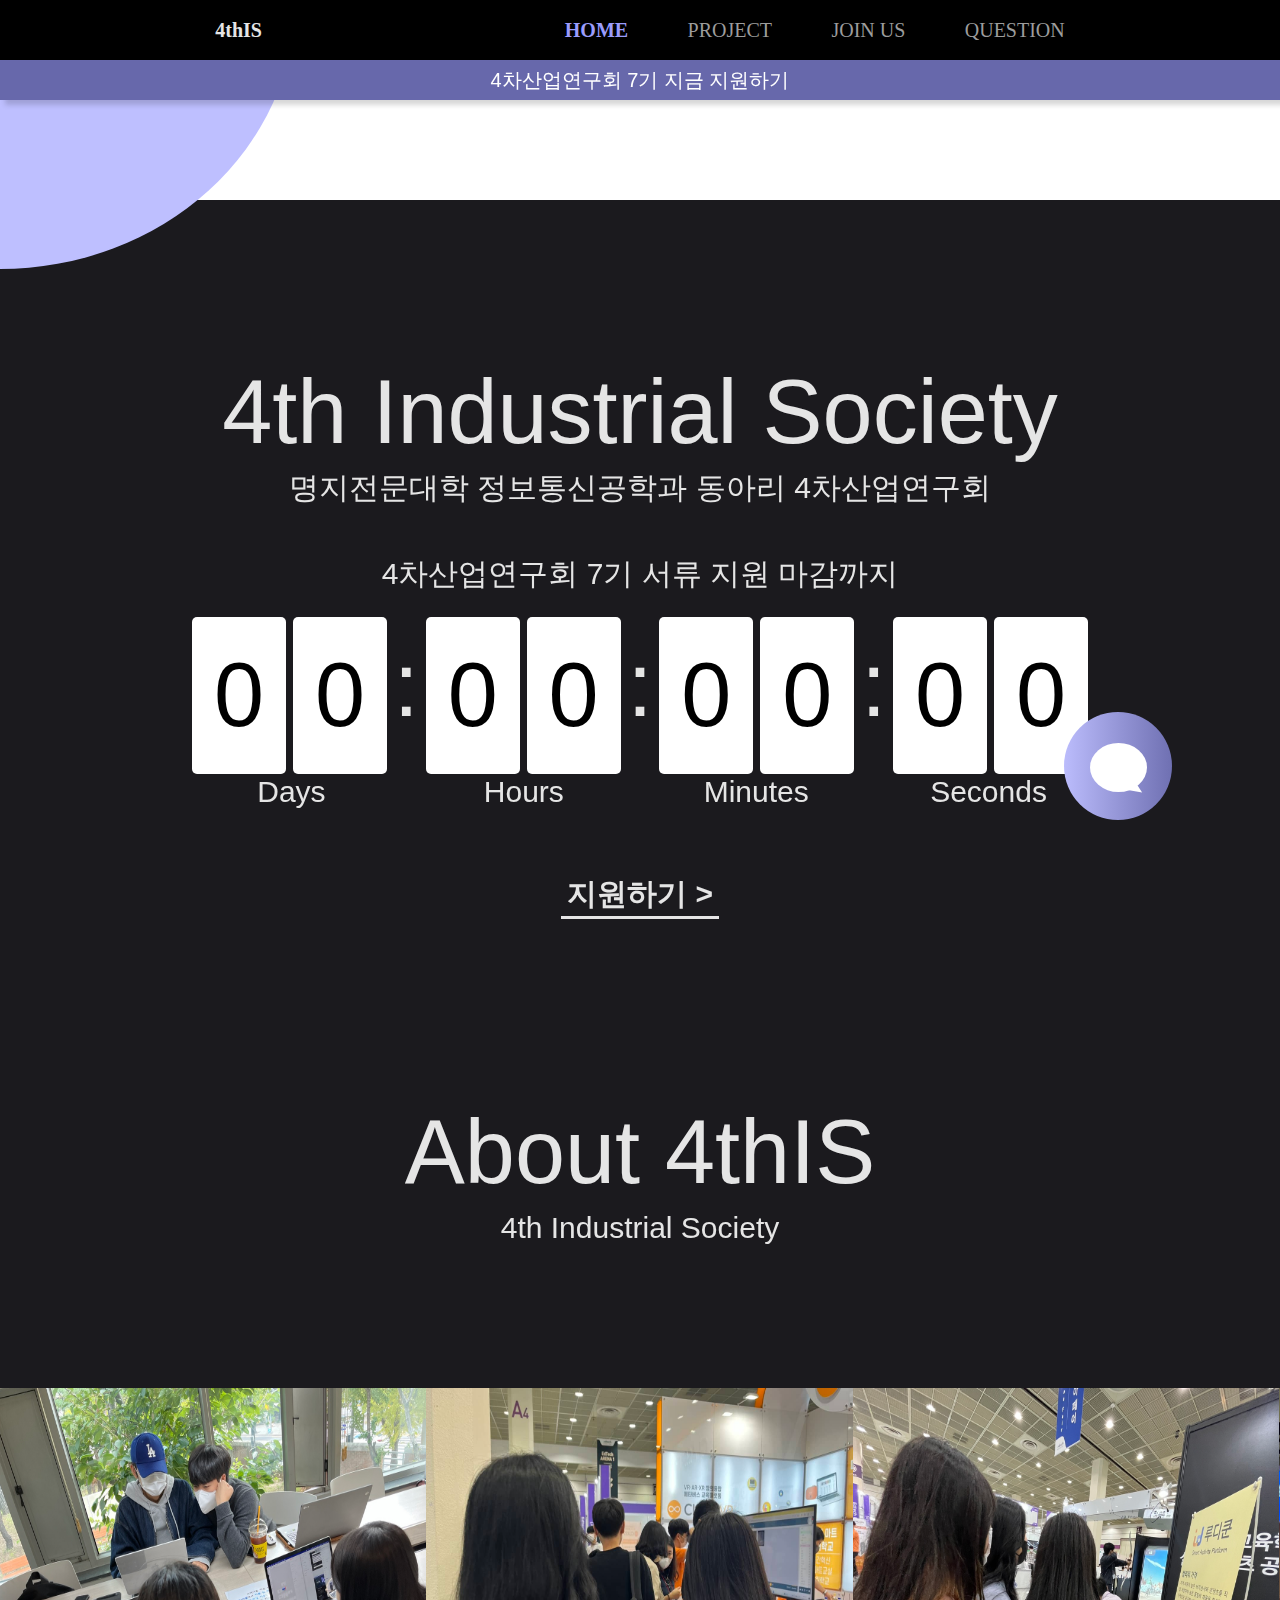
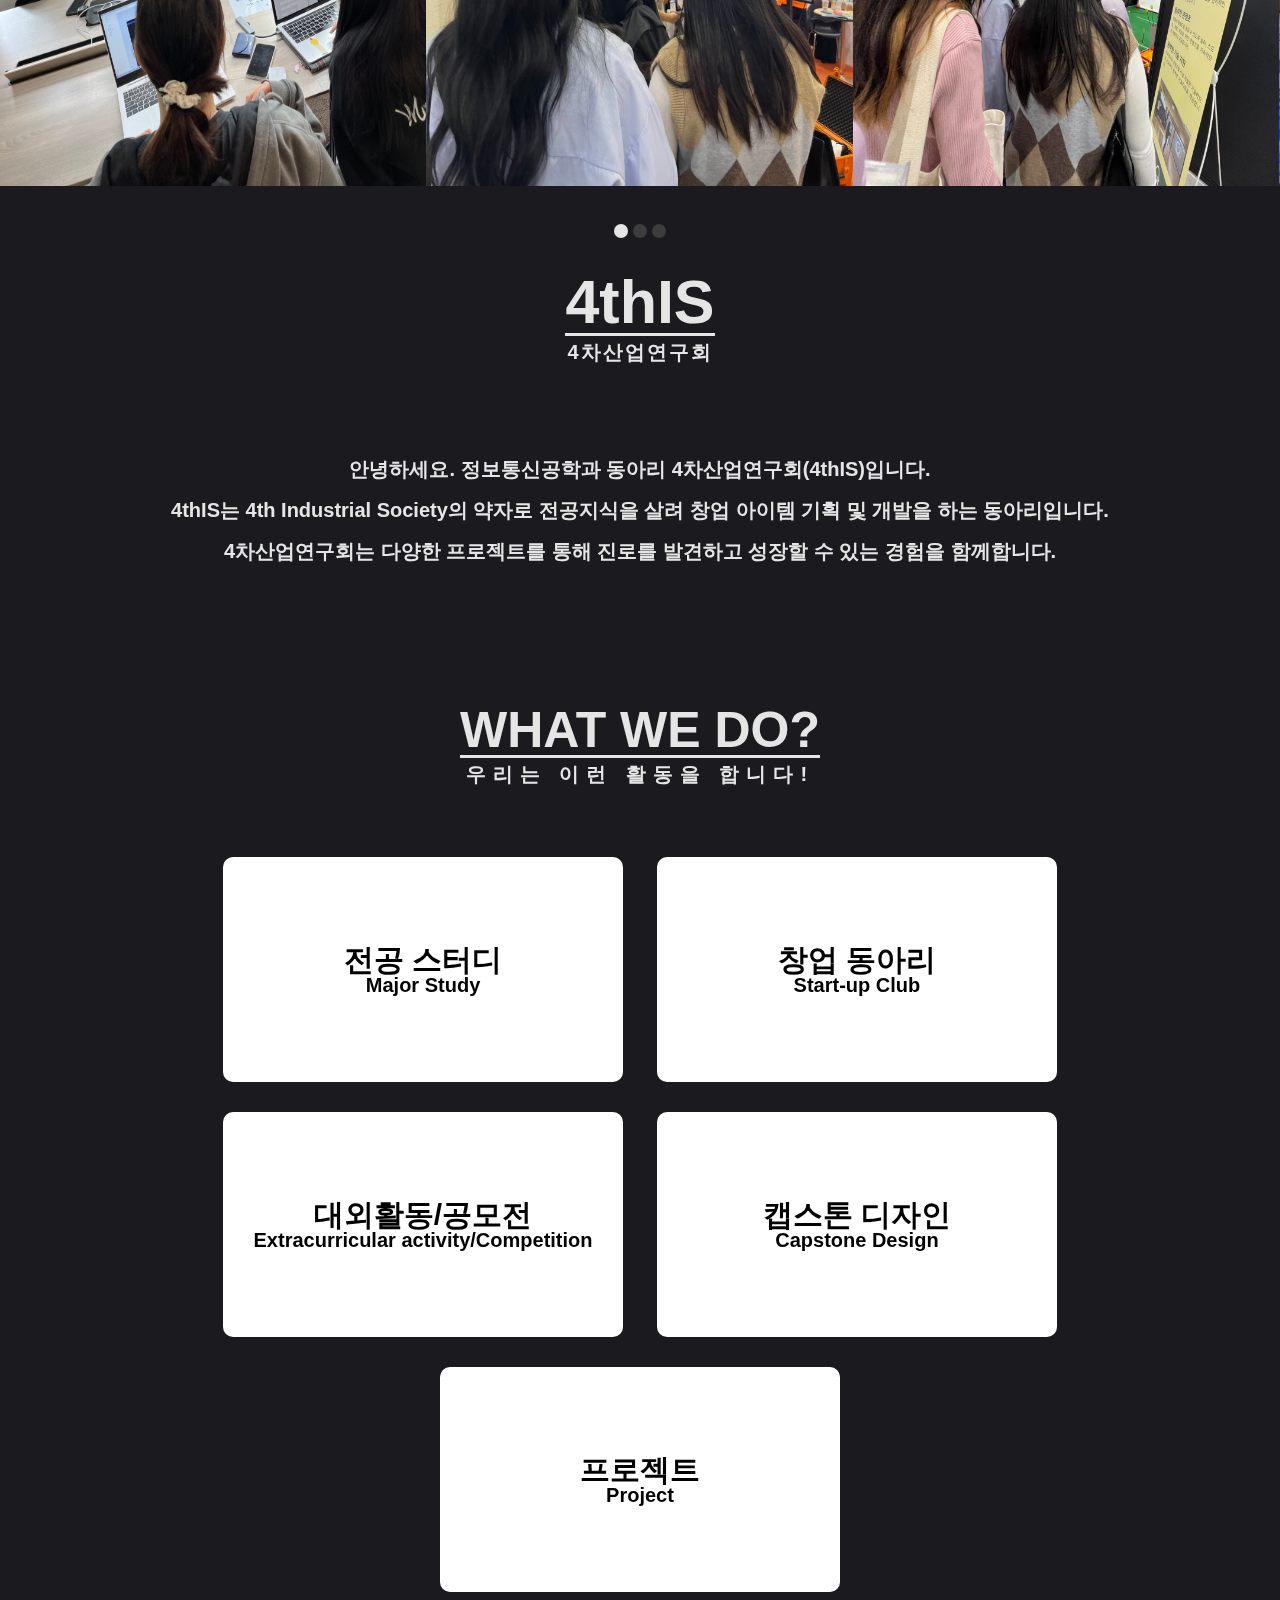
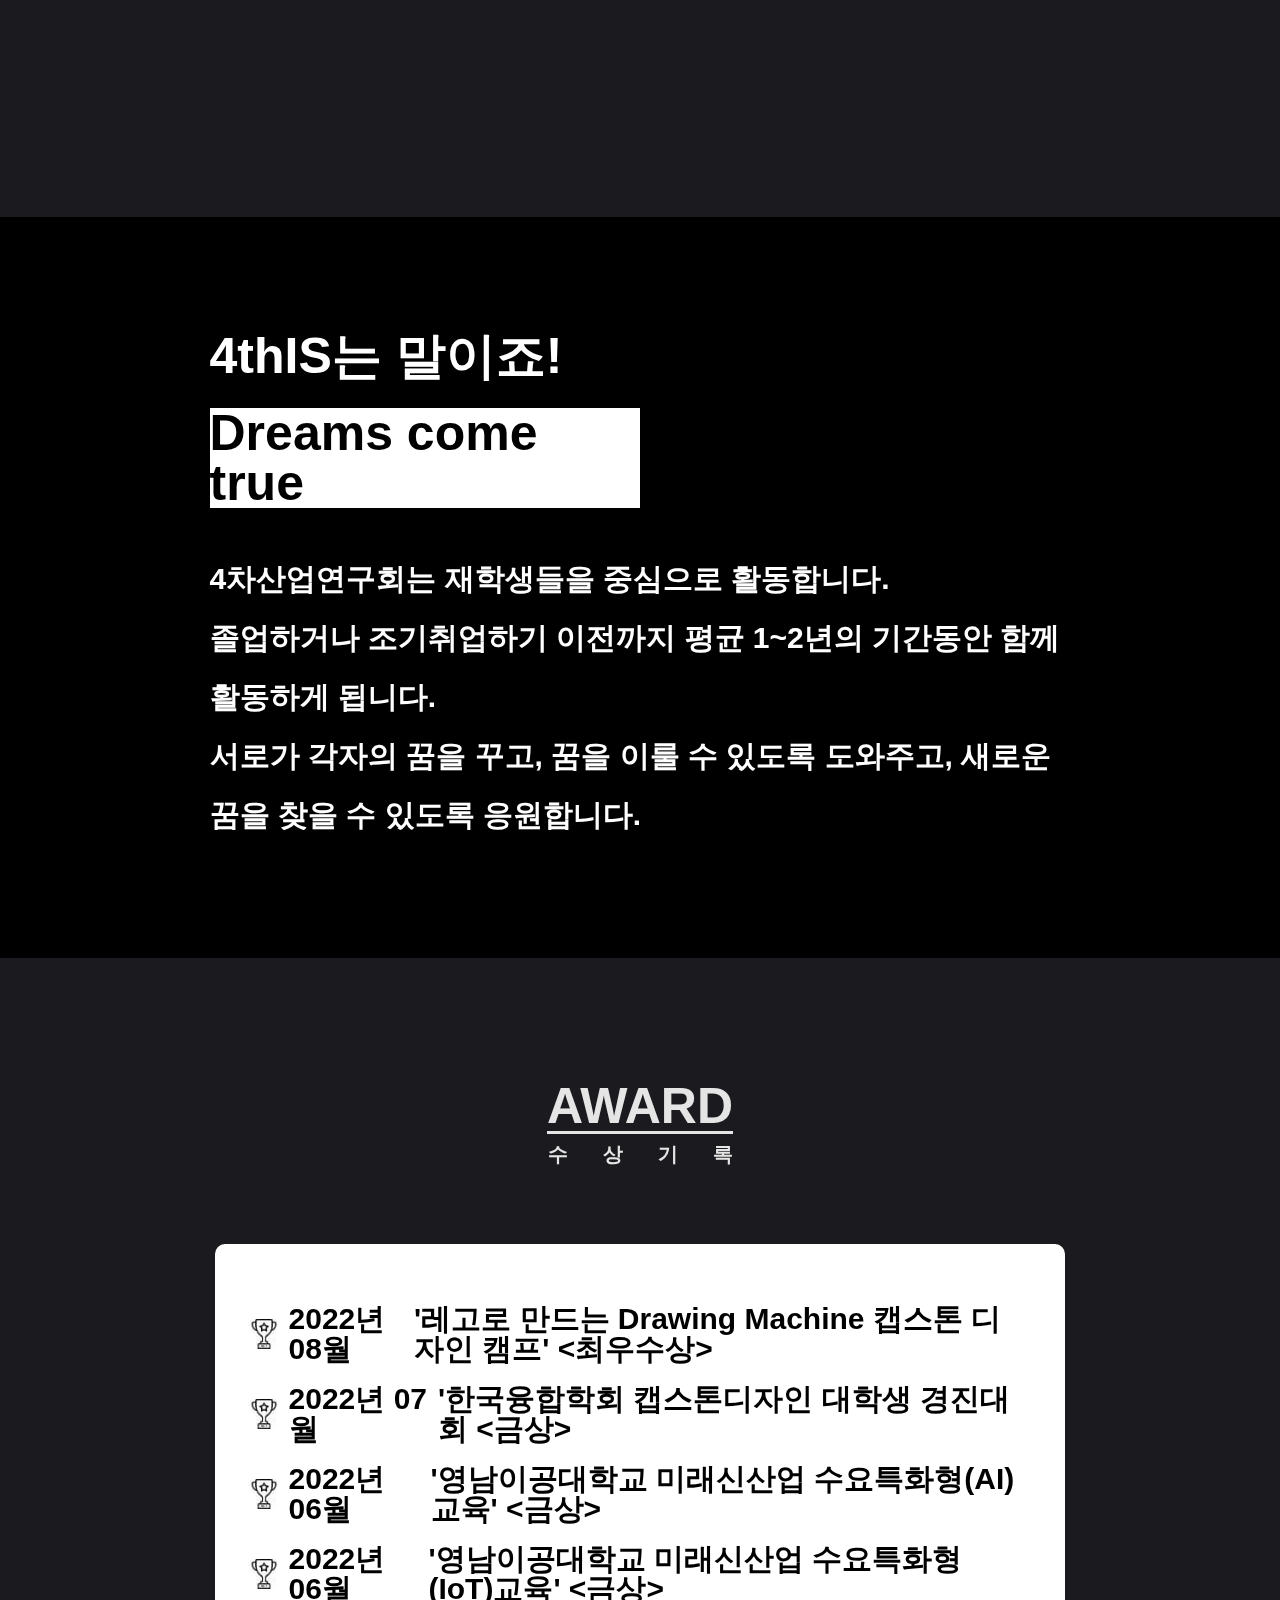
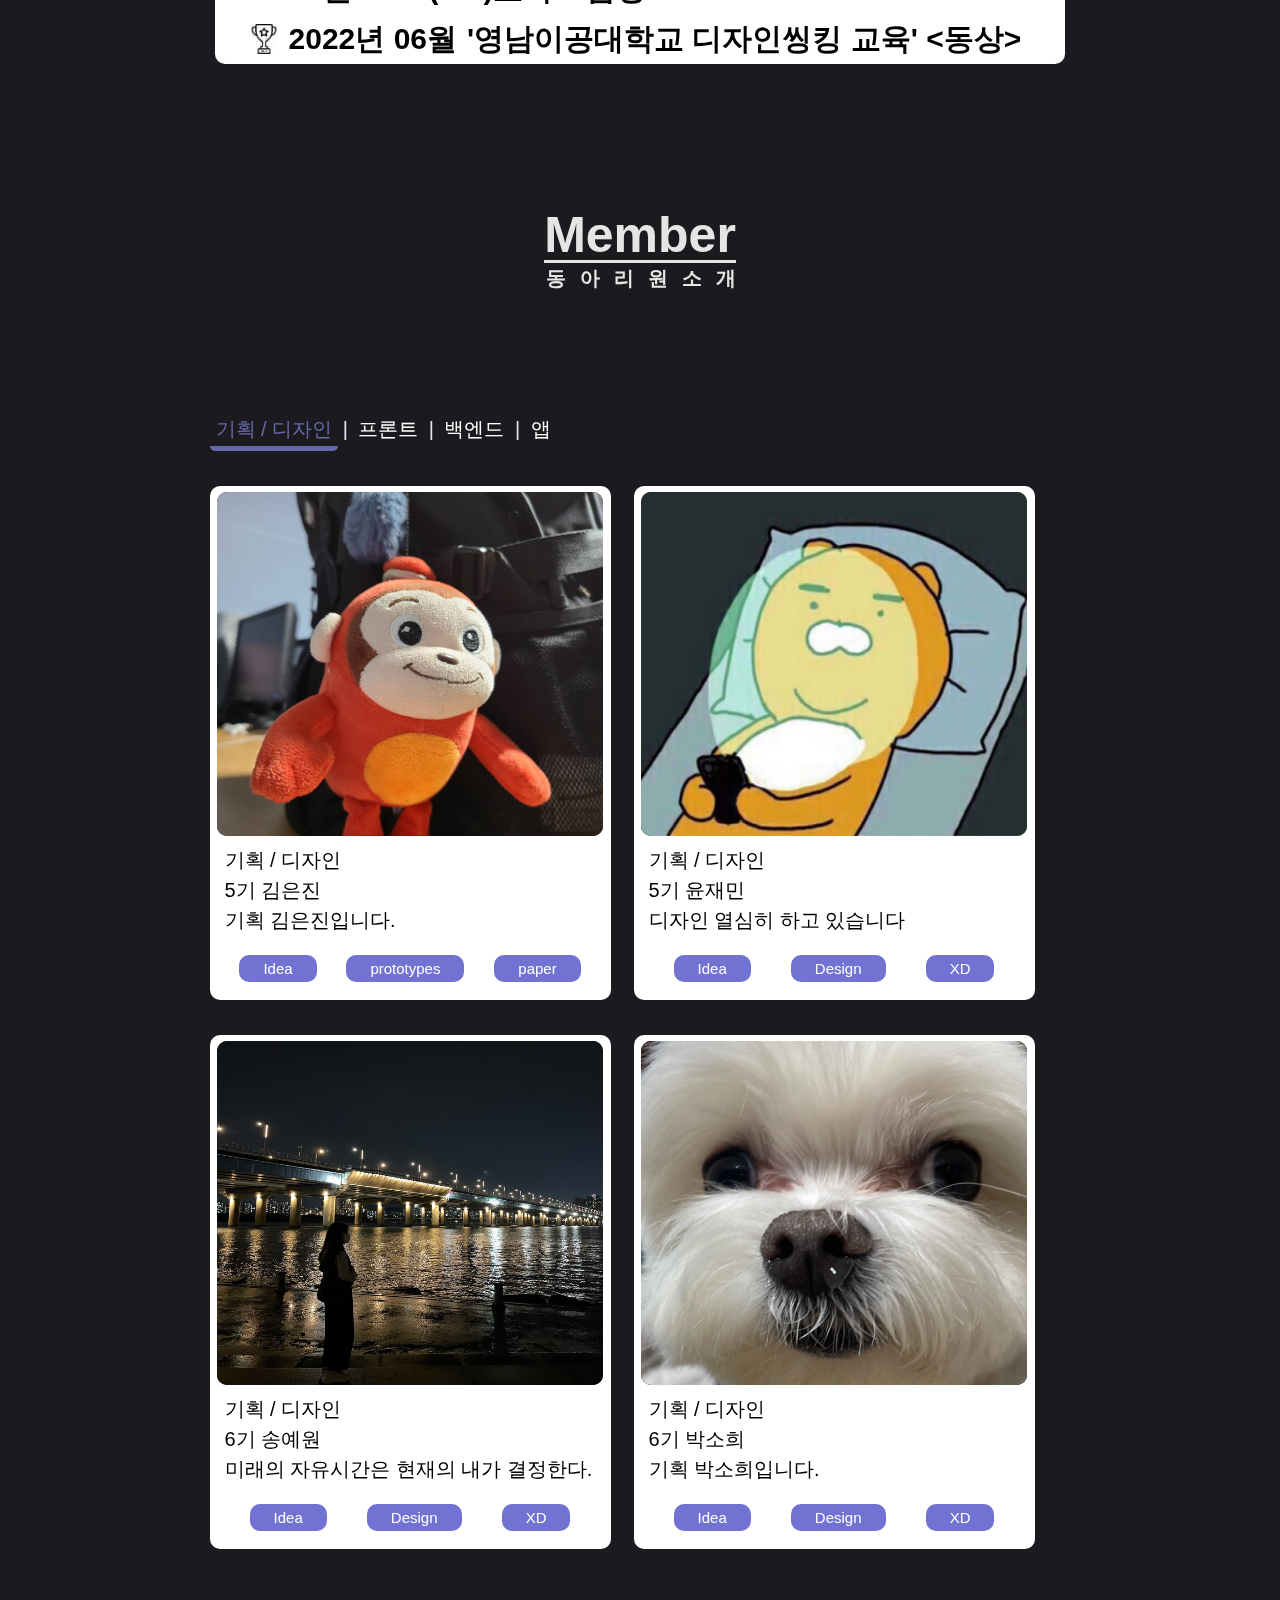
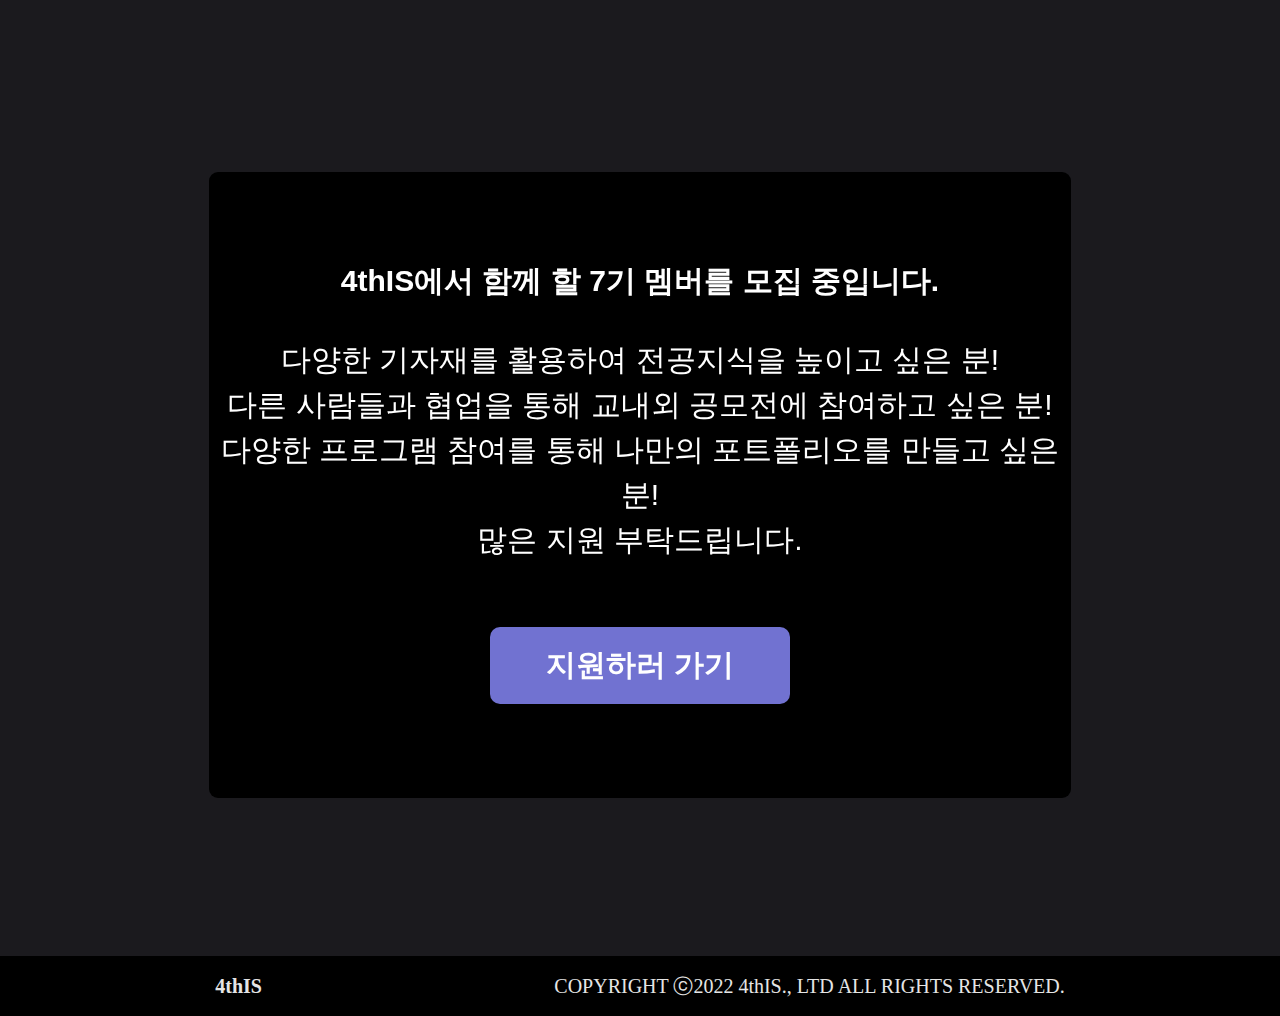
<file: src/index.html>
<!DOCTYPE html>
<html lang="en">
  <head>
    <meta charset="UTF-8" />
    <meta http-equiv="X-UA-Compatible" content="IE=edge" />
    <meta
      name="viewport"
      content="width=device-width, height=device-height, initial-scale=1.0, minimum-scale=1.0, maximum-scale = 1.0, user-scalable=no, viewport-fit=cover"
    />
    <link rel="stylesheet" href="./css/reset.css" />
    <link rel="stylesheet" href="./css/style.css" />
    <!-- 사이트 제목 -->
    <title>4htIS 7th Recruit</title>
    <!-- 사이트 설명 -->
    <meta
      name="description"
      content="4차산업연구회 7기 모집 안내 페이지입니다."
    />
    <!-- 사이트 아이콘, 파비콘 -->
    <link rel="shortcut icon" href="./assets/images/favi/favicon.ico" />
    <link
      rel="apple-사touch-icon"
      sizes="180x180"
      href="./assets/images/favi/apple-touch-icon.png"
    />
    <link
      rel="icon"
      type="image/png"
      sizes="32x32"
      href="./assets/images/favi/favicon-32x32.png"
    />
    <link
      rel="icon"
      type="image/png"
      sizes="16x16"
      href="./assets/images/favi/favicon-16x16.png"
    />
    <link rel="manifest" href="./assets/images/favi/site.webmanifest" />
  </head>
  <body>
    <div class="circle">
      <div class="circle--div"></div>
    </div>
    <!-- 헤더 -->
    <header>
      <div class="header">
        <div class="header-container">
          <!-- 로고 -->
          <div class="header__menu-list-logo">
            <a href="./index.html">
              <h1>4thIS</h1>
            </a>
          </div>
          <!-- 메뉴 -->
          <nav>
            <div class="header__menu-hamburgur">
              <input type="checkbox" />

              <span></span>
              <span></span>
              <span></span>

              <ul class="header__menu--list">
                <li><a href="./index.html" class="active">HOME</a></li>
                <li><a href="./project.html">PROJECT</a></li>
                <li><a href="./join-us.html">JOIN US</a></li>
                <li><a href="./question.html">QUESTION</a></li>
              </ul>
            </div>

            <ul class="header__menu--list">
              <li><a href="./index.html" class="active">HOME</a></li>
              <li><a href="./project.html">PROJECT</a></li>
              <li><a href="./join-us.html">JOIN US</a></li>
              <li><a href="./question.html">QUESTION</a></li>
            </ul>
          </nav>
        </div>
      </div>
      <div class="header__support--button">
        <button>
          <a href="./join-us.html">4차산업연구회 7기 지금 지원하기</a>
        </button>
      </div>
    </header>
    <!-- 메인 -->
    <main class="main">
      <div class="container">
        <!-- 모집 마감 카운트다운 페이지 -->
        <section class="count">
          <div class="count__title">
            <h1>4th Industrial Society</h1>
            <p>명지전문대학 정보통신공학과 동아리 4차산업연구회</p>
          </div>
          <div class="count__text">
            <p>4차산업연구회 7기 서류 지원 마감까지</p>
          </div>
          <div class="count__timer">
            <div class="count__timer--p-black">
              <p>0</p>
            </div>
            <div class="count__timer--p-black">
              <p>0</p>
            </div>
            <div class="count__timer--p-light-gray">
              <p>:</p>
            </div>
            <div class="count__timer--p-black">
              <p>0</p>
            </div>
            <div class="count__timer--p-black">
              <p>0</p>
            </div>
            <div class="count__timer--p-light-gray">
              <p>:</p>
            </div>
            <div class="count__timer--p-black">
              <p>0</p>
            </div>
            <div class="count__timer--p-black">
              <p>0</p>
            </div>
            <div class="count__timer--p-light-gray">
              <p>:</p>
            </div>
            <div class="count__timer--p-black">
              <p>0</p>
            </div>
            <div class="count__timer--p-black">
              <p>0</p>
            </div>
          </div>
          <div class="count__name">
            <span>Days</span>
            <span>Hours</span>
            <span>Minutes</span>
            <span>Seconds</span>
          </div>
          <div class="count__support--button">
            <button onclick="location.href='join-us.html'">지원하기 ></button>
          </div>
        </section>
        <!-- ABOUT US 페이지 -->
        <section class="about">
          <div class="about__title">
            <h1>About 4thIS</h1>
            <p>4th Industrial Society</p>
          </div>
          <div class="about__gallery">
            <div class="about__gallery--image">
              <img
                src="./assets/images/home/about__gallery--image/about__gallery--image-1.jpg"
                alt=""
              />
            </div>
            <div class="about__gallery--image">
              <img
                src="./assets/images/home/about__gallery--image/about__gallery--image-2.jpg"
                alt=""
              />
            </div>
            <div class="about__gallery--image">
              <img
                src="./assets/images/home/about__gallery--image/about__gallery--image-3.jpg"
                alt=""
              />
            </div>
            <div class="about__gallery--image">
              <img
                src="./assets/images/home/about__gallery--image/about__gallery--image-6.jpg"
                alt=""
              />
            </div>
            <div class="about__gallery--image">
              <img
                src="./assets/images/home/about__gallery--image/about__gallery--image-7.jpg"
                alt=""
              />
            </div>
            <!-- <div class="about__gallery--image"><div>6</div></div>
            <div class="about__gallery--image"><div>7</div></div>
            <div class="about__gallery--image"><div>8</div></div>
            <div class="about__gallery--image"><div>9</div></div> -->
          </div>
          <div class="about__bullet">
            <div class="about__bullet-dot active"></div>
            <div class="about__bullet-dot"></div>
            <div class="about__bullet-dot"></div>
          </div>
          <div class="about__sub-title">
            <h1>4thIS</h1>
            <p>4차산업연구회</p>
          </div>
          <div class="about__sub-text">
            <p>
              안녕하세요. 정보통신공학과 동아리 4차산업연구회(4thIS)입니다.
              <br />4thIS는 4th Industrial Society의 약자로 전공지식을 살려 창업
              아이템 기획 및 개발을 하는 동아리입니다. <br />4차산업연구회는
              다양한 프로젝트를 통해 진로를 발견하고 성장할 수 있는 경험을
              함께합니다.
            </p>
          </div>
          <!-- ABOUT US WHAT 페이지 -->
          <article class="about__what">
            <div class="about__what-title">
              <h1>WHAT WE DO?</h1>
              <p>우리는 이런 활동을 합니다!</p>
            </div>
            <div class="about__what-active">
              <div class="about__what-active--div" onmouseover="whatOver('1')">
                <div class="about__what-active--white-div active">
                  <h1>전공 스터디</h1>
                  <p>Major Study</p>
                </div>
                <div class="about__what-active--black-div">
                  <p>동아리원들간의 자율적인 전공 과목 스터디를 진행합니다.</p>
                </div>
              </div>
              <div class="about__what-active--div" onmouseover="whatOver('2')">
                <div class="about__what-active--white-div active">
                  <h1>창업 동아리</h1>
                  <p>Start-up Club</p>
                </div>
                <div class="about__what-active--black-div">
                  <p>
                    지속적인 창업 아이디어 발굴 등 창업동아리 활동을 진행합니다.
                  </p>
                </div>
              </div>
              <div class="about__what-active--div" onmouseover="whatOver('3')">
                <div class="about__what-active--white-div active">
                  <h1>대외활동/공모전</h1>
                  <p>Extracurricular activity/Competition</p>
                </div>
                <div class="about__what-active--black-div">
                  <p>다양한 it 관련 대외활동 및 공모전에 참여합니다.</p>
                </div>
              </div>
              <div class="about__what-active--div" onmouseover="whatOver('4')">
                <div class="about__what-active--white-div active">
                  <h1>캡스톤 디자인</h1>
                  <p>Capstone Design</p>
                </div>
                <div class="about__what-active--black-div">
                  <p>
                    캡스톤 디자인에 참여해 프로젝트를 완성하고 관련 대회에
                    참여합니다.
                  </p>
                </div>
              </div>
              <div class="about__what-active--div" onmouseover="whatOver('5')">
                <div class="about__what-active--white-div active">
                  <h1>프로젝트</h1>
                  <p>Project</p>
                </div>
                <div class="about__what-active--black-div">
                  <p>
                    동아리원들간의 자율적인 아이디어 공유 및 개발을 진행합니다.
                  </p>
                </div>
              </div>
            </div>
            <!-- black -->
            <!-- <div class="about__what-active">
            <div class="about__what-active--black">
              <div class="about__what-active--black-div">
                <p>동아리원들간의 자율적인 전공 과목 스터디를 진행합니다.</p>
              </div>
              <div class="about__what-active--black-div">
                <p>동아리원들간의 자율적인 전공 과목 스터디를 진행합니다.</p>
              </div>
              <div class="about__what-active--black-div">
                <p>동아리원들간의 자율적인 전공 과목 스터디를 진행합니다.</p>
              </div>
              <div class="about__what-active--black-div">
                <p>동아리원들간의 자율적인 전공 과목 스터디를 진행합니다.</p>
              </div>
              <div class="about__what-active--black-div">
                <p>동아리원들간의 자율적인 전공 과목 스터디를 진행합니다.</p>
              </div>
            </div>
          </div> -->
          </article>
          <article class="about__promotion">
            <div class="about__promotion-content">
              <h1>4thIS는 말이죠!</h1>
              <h1>Dreams come true</h1>
              <p>
                4차산업연구회는 재학생들을 중심으로 활동합니다. <br />졸업하거나
                조기취업하기 이전까지 평균 1~2년의 기간동안 함께 활동하게
                됩니다. <br />서로가 각자의 꿈을 꾸고, 꿈을 이룰 수 있도록
                도와주고, 새로운 꿈을 찾을 수 있도록 응원합니다.
              </p>
            </div>
          </article>
        </section>

        <!-- 챗봇 아이콘 -->
        <nav class="chatbot">
          <div class="chatbot--button">
            <div class="chatbot__click active" onclick="chatbotUp(1)">
              <button>
                <svg
                  class="chatbot--image"
                  xmlns="http://www.w3.org/2000/svg"
                  width="57"
                  height="55.761"
                  viewBox="0 0 57 55.761"
                >
                  <ellipse
                    id="타원_77"
                    data-name="타원 77"
                    cx="28.5"
                    cy="24.5"
                    rx="28.5"
                    ry="24.5"
                    fill="#fff"
                  />
                  <path
                    id="다각형_194"
                    data-name="다각형 194"
                    d="M7.589,0l7.589,17.347H0Z"
                    transform="matrix(-0.545, 0.839, -0.839, -0.545, 56.27, 43.031)"
                    fill="#fff"
                  />
                </svg>
              </button>
            </div>
            <div class="chatbot__click" onclick="chatbotUp(0)">
              <div class="chatbot__click-list">
                <div class="chatbot__click-list--div">
                  <a href="./join-us.html"><h1>지원하러 가기 ></h1></a>
                </div>
                <button>
                  <svg
                    class="chatbot--image"
                    xmlns="http://www.w3.org/2000/svg"
                    width="57"
                    height="55.761"
                    viewBox="0 0 57 55.761"
                  >
                    <ellipse
                      id="타원_77"
                      data-name="타원 77"
                      cx="28.5"
                      cy="24.5"
                      rx="28.5"
                      ry="24.5"
                      fill="#fff"
                    />
                    <path
                      id="다각형_194"
                      data-name="다각형 194"
                      d="M7.589,0l7.589,17.347H0Z"
                      transform="matrix(-0.545, 0.839, -0.839, -0.545, 56.27, 43.031)"
                      fill="#fff"
                    />
                  </svg>
                </button>
              </div>
              <div class="chatbot__click-list">
                <div class="chatbot__click-list--div">
                  <h1 onclick="window.open('https://pf.kakao.com/_zbgxlxj')">
                    문의 하기 >
                  </h1>
                </div>
                <button>
                  <svg
                    class="chatbot--image"
                    xmlns="http://www.w3.org/2000/svg"
                    width="57"
                    height="55.761"
                    viewBox="0 0 57 55.761"
                  >
                    <ellipse
                      id="타원_77"
                      data-name="타원 77"
                      cx="28.5"
                      cy="24.5"
                      rx="28.5"
                      ry="24.5"
                      fill="#fff"
                    />
                    <path
                      id="다각형_194"
                      data-name="다각형 194"
                      d="M7.589,0l7.589,17.347H0Z"
                      transform="matrix(-0.545, 0.839, -0.839, -0.545, 56.27, 43.031)"
                      fill="#fff"
                    />
                  </svg>
                </button>
              </div>
              <div class="chatbot__click-list">
                <div class="chatbot__click-list--div">
                  <a href="./question.html"><h1>자주 묻는 질문 ></h1></a>
                </div>
                <button>
                  <svg
                    class="chatbot--image"
                    xmlns="http://www.w3.org/2000/svg"
                    width="57"
                    height="55.761"
                    viewBox="0 0 57 55.761"
                  >
                    <ellipse
                      id="타원_77"
                      data-name="타원 77"
                      cx="28.5"
                      cy="24.5"
                      rx="28.5"
                      ry="24.5"
                      fill="#fff"
                    />
                    <path
                      id="다각형_194"
                      data-name="다각형 194"
                      d="M7.589,0l7.589,17.347H0Z"
                      transform="matrix(-0.545, 0.839, -0.839, -0.545, 56.27, 43.031)"
                      fill="#fff"
                    />
                  </svg>
                </button>
              </div>
            </div>
          </div>
        </nav>
        <!-- 수상 -->
        <section class="award">
          <div class="award__title">
            <h1>AWARD</h1>
            <p>수상기록</p>
          </div>
          <div class="award__scroll">
            <div class="award__scroll-content">
              <div class="award__scroll-content--div">
                <img
                  src="./assets/images/home/trophy-icon.jpg "
                  width="30"
                  height="30"
                  alt="trophy-icon"
                />
                <div class="award__scroll-content--p">
                  <p>2022년 08월</p>
                  <p>
                    '레고로 만드는 Drawing Machine 캡스톤 디자인 캠프'
                    <최우수상>
                  </p>
                </div>
              </div>
              <div class="award__scroll-content--div">
                <img
                  src="./assets/images/home/trophy-icon.jpg"
                  width="30"
                  height="30"
                  alt="trophy-icon"
                />
                <div class="award__scroll-content--p">
                  <p>2022년 07월</p>
                  <p>'한국융합학회 캡스톤디자인 대학생 경진대회 <금상></p>
                </div>
              </div>
              <div class="award__scroll-content--div">
                <img
                  src="./assets/images/home/trophy-icon.jpg"
                  width="30"
                  height="30"
                  alt="trophy-icon"
                />
                <div class="award__scroll-content--p">
                  <p>2022년 06월</p>
                  <p>'영남이공대학교 미래신산업 수요특화형(AI)교육' <금상></p>
                </div>
              </div>
              <div class="award__scroll-content--div">
                <img
                  src="./assets/images/home/trophy-icon.jpg"
                  width="30"
                  height="30"
                  alt="trophy-icon"
                />
                <div class="award__scroll-content--p">
                  <p>2022년 06월</p>
                  <p>'영남이공대학교 미래신산업 수요특화형(IoT)교육' <금상></p>
                </div>
              </div>
              <div class="award__scroll-content--div">
                <img
                  src="./assets/images/home/trophy-icon.jpg"
                  width="30"
                  height="30"
                  alt="trophy-icon"
                />
                <div class="award__scroll-content--p">
                  <p>2022년 06월</p>
                  <p>'영남이공대학교 디자인씽킹 교육' <동상></p>
                </div>
              </div>
              <div class="award__scroll-content--div">
                <img
                  src="./assets/images/home/trophy-icon.jpg"
                  width="30"
                  height="30"
                  alt="trophy-icon"
                />
                <div class="award__scroll-content--p">
                  <p>2022년 06월</p>
                  <p>'영남이공대학교 디자인씽킹 교육' <은상></p>
                </div>
              </div>
              <div class="award__scroll-content--div">
                <img
                  src="./assets/images/home/trophy-icon.jpg"
                  width="30"
                  height="30"
                  alt="trophy-icon"
                />
                <div class="award__scroll-content--p">
                  <p>2022년 05월</p>
                  <p>'전공스터디 그룹운영실적' <우수팀></p>
                </div>
              </div>
              <div class="award__scroll-content--div">
                <img
                  src="./assets/images/home/trophy-icon.jpg"
                  width="30"
                  height="30"
                  alt="trophy-icon"
                />
                <div class="award__scroll-content--p">
                  <p>2021년 12월</p>
                  <p>'명지전문대학 캡스톤디자인경진대회' <장려상></p>
                </div>
              </div>
              <div class="award__scroll-content--div">
                <img
                  src="./assets/images/home/trophy-icon.jpg"
                  width="30"
                  height="30"
                  alt="trophy-icon"
                />
                <div class="award__scroll-content--p">
                  <p>2021년 12월</p>
                  <p>'정보통신공학과 학술제' <은상></p>
                </div>
              </div>
            </div>
          </div>
        </section>
        <!-- 멤버 -->
        <section class="member">
          <div class="member__title">
            <h1>Member</h1>
          </div>
          <div class="member__subtitle">
            <p>동아리원소개</p>
          </div>

          <div class="member__card--total">
            <div class="member__button">
              <button class="active" onclick="changefront(0)">
                기획 / 디자인
              </button>
              <span>|</span>
              <button onclick="changefront(1)">프론트</button>
              <span>|</span>
              <button onclick="changefront(2)">백엔드</button>
              <span>|</span>
              <button onclick="changefront(3)">앱</button>
            </div>
            <div class="member__card-column">
              <div class="member__card-column--div active">
                <div class="member__card">
                  <div class="member__card--image">
                    <img
                      src="./assets/images/home/member/김은진.jpg"
                      width="386"
                      height="344"
                    />
                  </div>
                  <div class="member__card--content">
                    <p>기획 / 디자인</p>
                    <p>5기 김은진</p>
                    <p>기획 김은진입니다.</p>
                  </div>
                  <div class="member__card--skills">
                    <span>Idea</span>
                    <span>prototypes</span>
                    <span>paper</span>
                  </div>
                </div>
                <div class="member__card">
                  <div class="member__card--image">
                    <img
                      src="./assets/images/home/member/윤재민.jpg"
                      width="386"
                      height="344"
                    />
                  </div>
                  <div class="member__card--content">
                    <p>기획 / 디자인</p>
                    <p>5기 윤재민</p>
                    <p>디자인 열심히 하고 있습니다</p>
                  </div>
                  <div class="member__card--skills">
                    <span>Idea</span>
                    <span>Design</span>
                    <span>XD</span>
                  </div>
                </div>
                <div class="member__card">
                  <div class="member__card--image">
                    <img
                      src="./assets/images/home/member/송예원.jpg"
                      width="386"
                      height="344"
                    />
                  </div>
                  <div class="member__card--content">
                    <p>기획 / 디자인</p>
                    <p>6기 송예원</p>
                    <p>미래의 자유시간은 현재의 내가 결정한다.</p>
                  </div>
                  <div class="member__card--skills">
                    <span>Idea</span>
                    <span>Design</span>
                    <span>XD</span>
                  </div>
                </div>
                <div class="member__card">
                  <div class="member__card--image">
                    <img
                      src="./assets/images/home/member/박소희.jpg"
                      width="386"
                      height="344"
                    />
                  </div>
                  <div class="member__card--content">
                    <p>기획 / 디자인</p>
                    <p>6기 박소희</p>
                    <p>기획 박소희입니다.</p>
                  </div>
                  <div class="member__card--skills">
                    <span>Idea</span>
                    <span>Design</span>
                    <span>XD</span>
                  </div>
                </div>
              </div>
              <div class="member__card-column--div">
                <div class="member__card">
                  <div class="member__card--image">
                    <img
                      src="./assets/images/home/member/장태민.png"
                      width="386"
                      height="344"
                    />
                  </div>
                  <div class="member__card--content">
                    <p>프론트</p>
                    <p>5기 장태민</p>
                    <p>github.com/taemin-jang</p>
                  </div>
                  <div class="member__card--skills">
                    <span>HTML</span>
                    <span>CSS</span>
                    <span>JS</span>
                    <span>Vue.js</span>
                  </div>
                </div>
                <div class="member__card">
                  <div class="member__card--image">
                    <img
                      src="./assets/images/home/member/김은정.jpg"
                      width="386"
                      height="344"
                    />
                  </div>
                  <div class="member__card--content">
                    <p>프론트</p>
                    <p>5기 김은정</p>
                    <p>프론트엔드 김은정입니다</p>
                  </div>
                  <div class="member__card--skills">
                    <span>XD</span>
                    <span>prototype</span>
                    <span>HTML</span>
                    <span>CSS</span>
                  </div>
                </div>
                <div class="member__card">
                  <div class="member__card--image">
                    <img
                      src="./assets/images/home/member/이설아.jpg"
                      width="386"
                      height="344"
                    />
                  </div>
                  <div class="member__card--content">
                    <p>프론트</p>
                    <p>5기 이설아</p>
                    <p>프론트엔드 이설아입니다</p>
                  </div>
                  <div class="member__card--skills">
                    <span>HTML</span>
                    <span>CSS</span>
                    <span>JS</span>
                    <span>MySQL</span>
                  </div>
                </div>
                <div class="member__card">
                  <div class="member__card--image">
                    <img
                      src="./assets/images/home/member/이주은.jpg"
                      width="386"
                      height="344"
                    />
                  </div>
                  <div class="member__card--content">
                    <p>프론트</p>
                    <p>5기 이주은</p>
                    <p>프론트엔드 이주은입니다</p>
                  </div>
                  <div class="member__card--skills">
                    <span>XD</span>
                    <span>prototype</span>
                    <span>HTML</span>
                    <span>CSS</span>
                  </div>
                </div>
                <div class="member__card">
                  <div class="member__card--image">
                    <img
                      src="./assets/images/home/member/한재성.jpg"
                      width="386"
                      height="344"
                    />
                  </div>
                  <div class="member__card--content">
                    <p>프론트</p>
                    <p>6기 한재성</p>
                    <p>프론트엔드 한재성입니다</p>
                  </div>
                  <div class="member__card--skills">
                    <span>XD</span>
                    <span>prototype</span>
                    <span>HTML</span>
                    <span>CSS</span>
                  </div>
                </div>
              </div>
              <div class="member__card-column--div">
                <div class="member__card">
                  <div class="member__card--image">
                    <img
                      src="./assets/images/home/member/김민우.jpg"
                      width="386"
                      height="344"
                    />
                  </div>
                  <div class="member__card--content">
                    <p>백엔드</p>
                    <p>1기 김민우</p>
                    <p>직접 뭔가 만드는 걸 좋아합니다</p>
                  </div>
                  <div class="member__card--skills">
                    <span>node.js</span>
                    <span>Spring</span>
                    <span>SQL</span>
                  </div>
                </div>
                <div class="member__card">
                  <div class="member__card--image">
                    <img
                      src="./assets/images/home/member/김민지.jpg"
                      width="386"
                      height="344"
                    />
                  </div>
                  <div class="member__card--content">
                    <p>백엔드</p>
                    <p>5기 김민지</p>
                    <p>백엔드 김밍찌입니다</p>
                  </div>
                  <div class="member__card--skills">
                    <span>django</span>
                    <span>Springboot</span>
                    <span>MySQL</span>
                  </div>
                </div>
                <div class="member__card">
                  <div class="member__card--image">
                    <img
                      src="./assets/images/home/member/최태호.jpg"
                      width="386"
                      height="344"
                    />
                  </div>
                  <div class="member__card--content">
                    <p>백엔드</p>
                    <p>5기 최태호</p>
                    <p>안녕하세요</p>
                  </div>
                  <div class="member__card--skills">
                    <span>AWS</span>
                    <span>flutter</span>
                  </div>
                </div>
                <div class="member__card">
                  <div class="member__card--image">
                    <img
                      src="./assets/images/home/member/김민성.png"
                      width="386"
                      height="344"
                    />
                  </div>
                  <div class="member__card--content">
                    <p>백엔드</p>
                    <p>6기 김민성</p>
                    <p>전 두 달 있으면 사라집니다</p>
                  </div>
                  <div class="member__card--skills">
                    <span>python</span>
                    <span>Java</span>
                    <span>C</span>
                  </div>
                </div>
                <div class="member__card">
                  <div class="member__card--image">
                    <img
                      src="./assets/images/home/member/이우진.jpg"
                      width="386"
                      height="344"
                    />
                  </div>
                  <div class="member__card--content">
                    <p>백엔드</p>
                    <p>6기 이우진</p>
                    <p>유통기한 - 2022년 12월 31일까지</p>
                  </div>
                  <div class="member__card--skills">
                    <span>python</span>
                    <span>Java</span>
                    <span>C</span>
                  </div>
                </div>
              </div>
              <div class="member__card-column--div">
                <div class="member__card">
                  <div class="member__card--image">
                    <img
                      src="./assets/images/home/member/유민상.jpg"
                      width="386"
                      height="344"
                    />
                  </div>
                  <div class="member__card--content">
                    <p>앱</p>
                    <p>4기 유민상</p>
                    <p>앱 개발자가 될 때까지!</p>
                  </div>
                  <div class="member__card--skills">
                    <span>Flutter</span>
                    <span>Android</span>
                    <span>IFTTT</span>
                  </div>
                </div>
              </div>
            </div>
          </div>
        </section>
        <!-- 지원 -->
        <section class="support">
          <div class="support__box">
            <div class="support__content">
              <p>4thIS에서 함께 할 7기 멤버를 모집 중입니다.</p>
              <p>
                다양한 기자재를 활용하여 전공지식을 높이고 싶은 분!<br />
                다른 사람들과 협업을 통해 교내외 공모전에 참여하고 싶은 분!<br />
                다양한 프로그램 참여를 통해 나만의 포트폴리오를 만들고 싶은
                분!<br />
                많은 지원 부탁드립니다.
              </p>
            </div>
            <div class="support__button">
              <button onclick="location.href='join-us.html'">
                지원하러 가기
              </button>
            </div>
          </div>
        </section>
      </div>
    </main>
    <!-- 푸터 -->
    <footer>
      <div class="footer">
        <div class="footer-container">
          <!-- 로고 -->
          <div class="footer__copy-right--logo">
            <a href="#">
              <h1>4thIS</h1>
            </a>
          </div>
          <!-- copy-right -->
          <div class="footer__copy-right">
            <p>COPYRIGHT ⓒ2022 4thIS., LTD ALL RIGHTS RESERVED.</p>
          </div>
        </div>
      </div>
    </footer>
    <script src="./js/home.js"></script>
    <script src="./js/mousemove.js"></script>
    <script src="./js/chatbot.js"></script>
  </body>
</html>
</file>
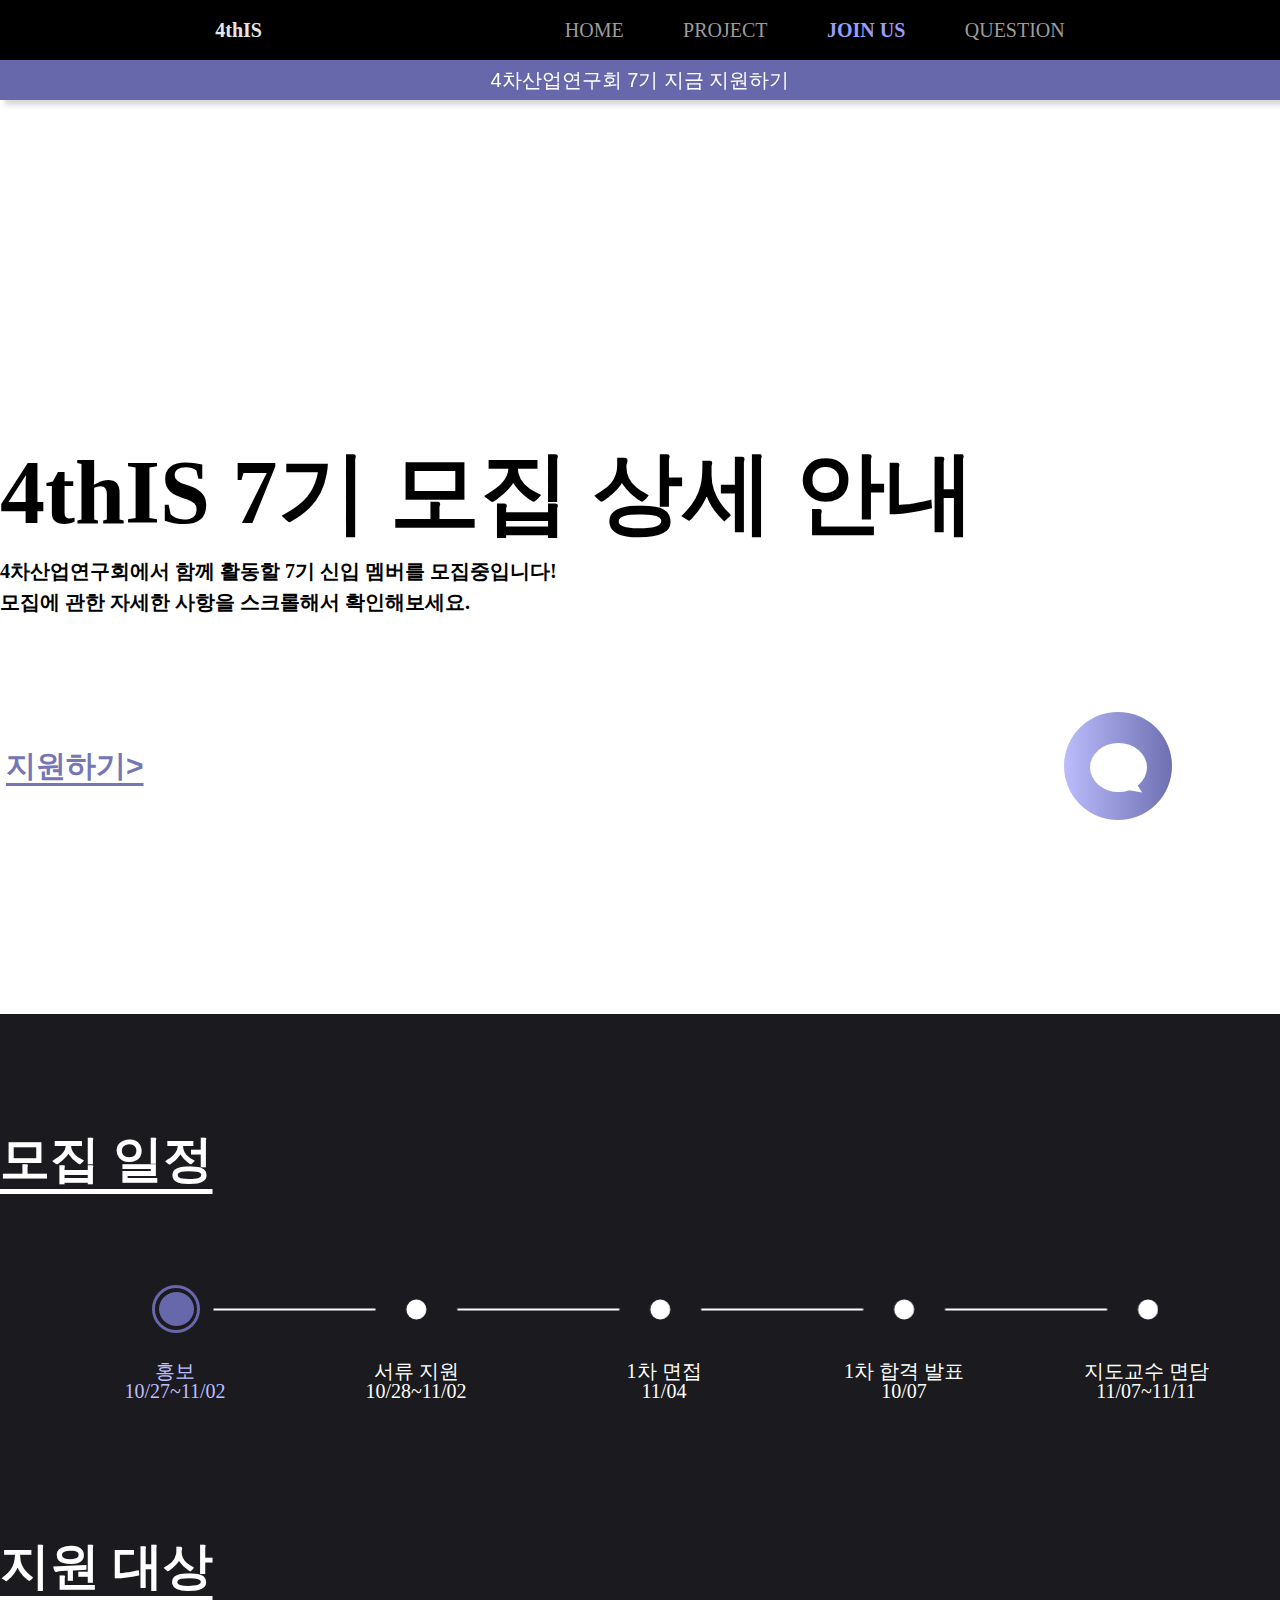
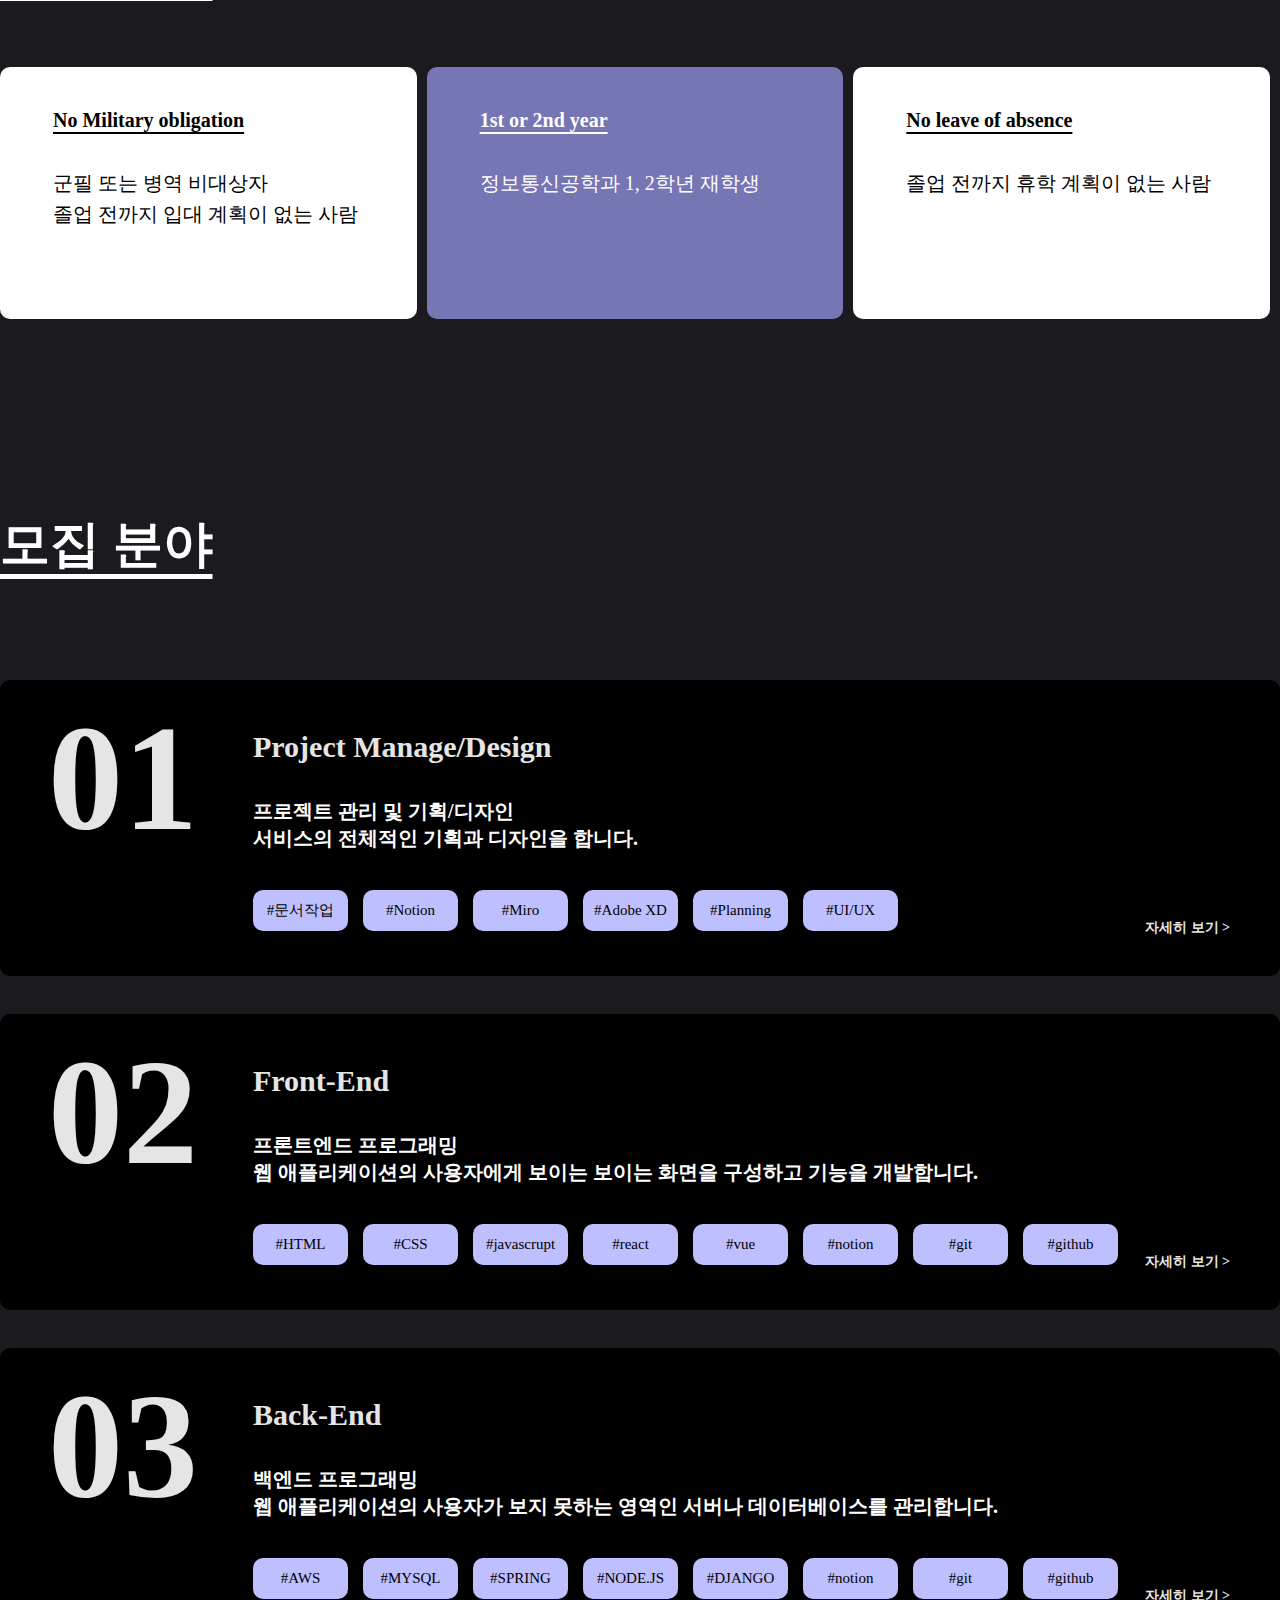
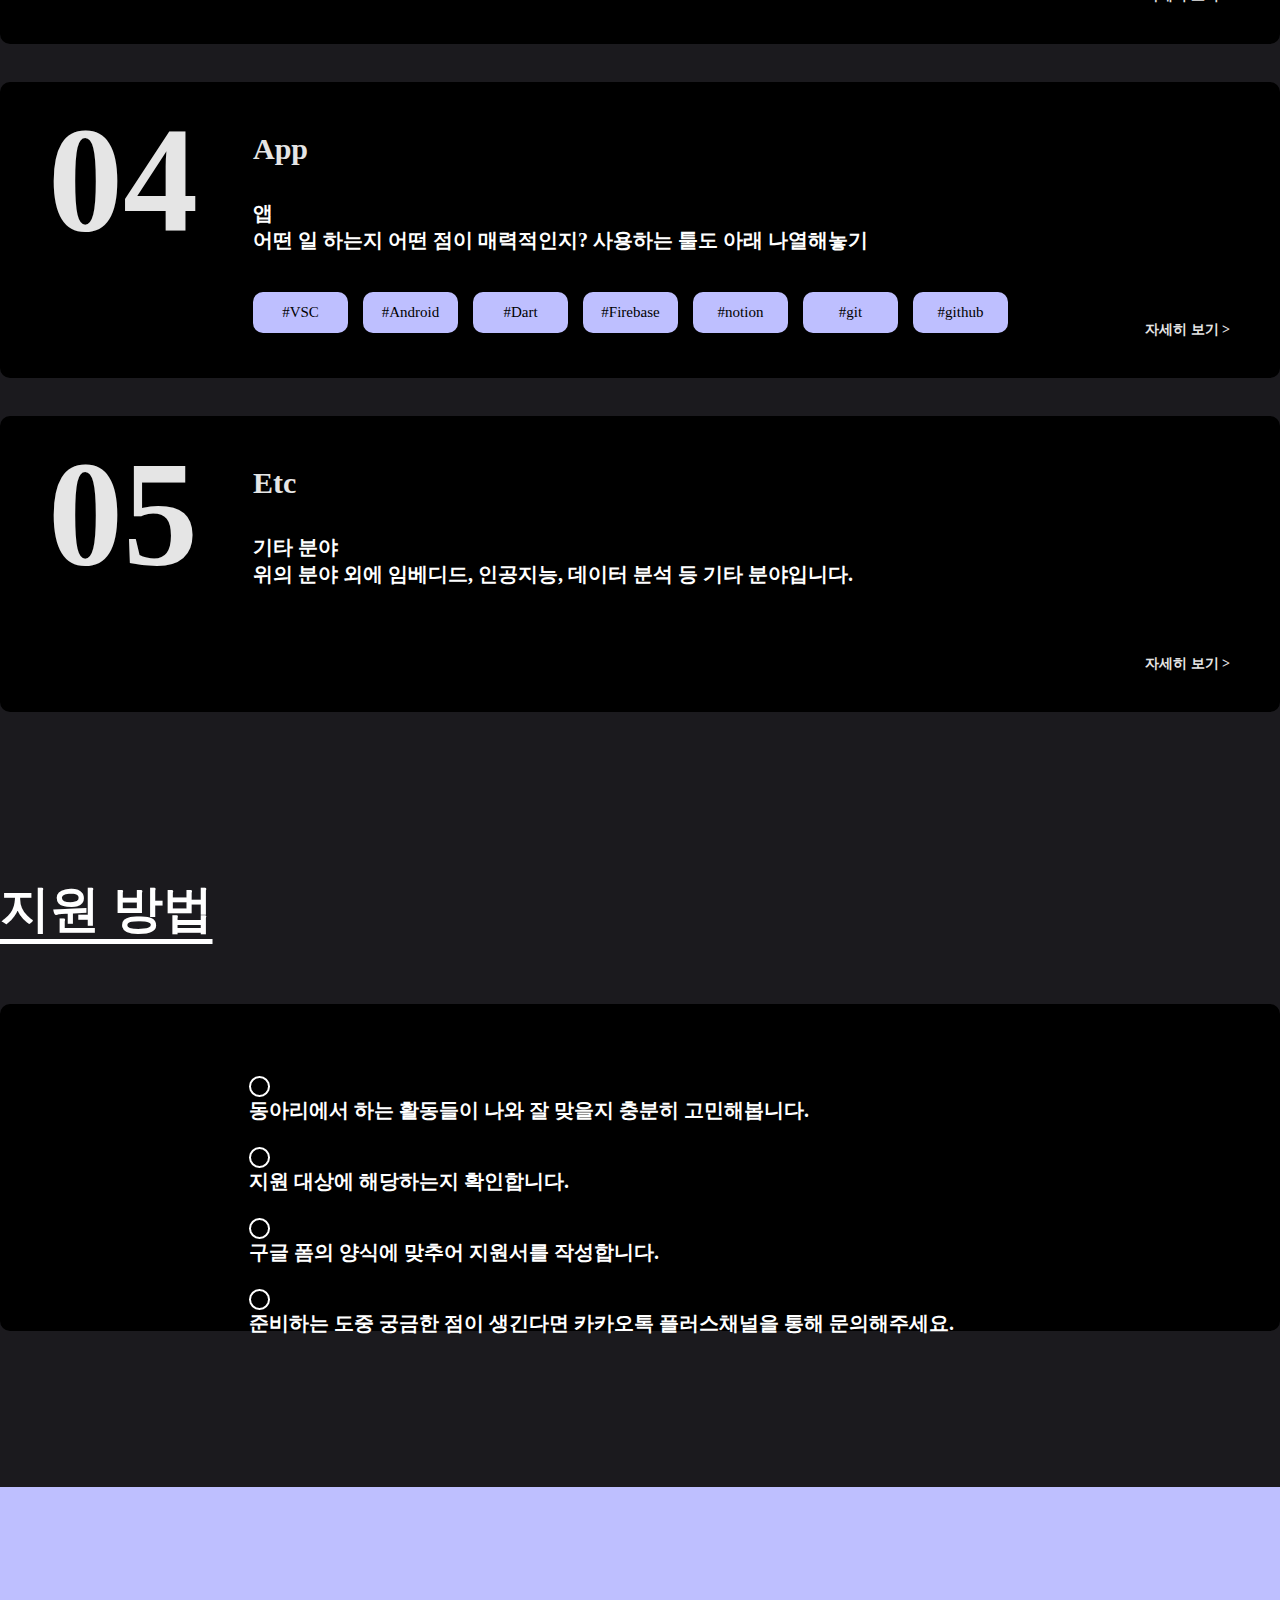
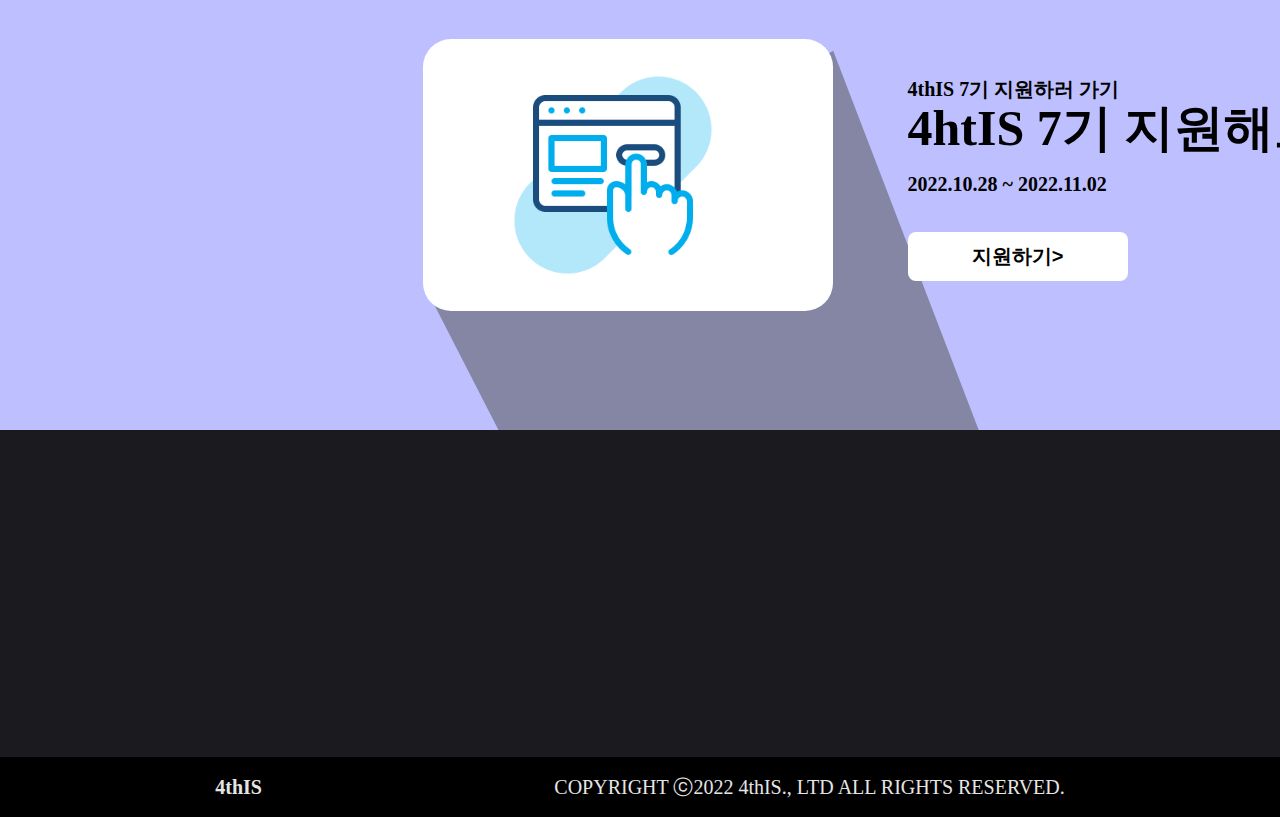
<file: src/join-us.html>
<!DOCTYPE html>
<html lang="en">
  <head>
    <meta charset="UTF-8" />
    <meta http-equiv="X-UA-Compatible" content="IE=edge" />
    <meta
    name="viewport"
    content="width=device-width, height=device-height, initial-scale=1.0, minimum-scale=1.0, maximum-scale = 5.0, user-scalable=yes, viewport-fit=cover"
  />
    <link rel="stylesheet" href="./css/reset.css" />
    <link rel="stylesheet" href="./css/style.css" />
    <!-- 사이트 제목 -->
    <title>4htIS 7th Recruit - Join Us</title>
    <!-- 사이트 설명 -->
    <meta
      name="description"
      content="4차산업연구회 7기 모집 안내 페이지입니다."
    />
    <!-- 사이트 아이콘, 파비콘 -->
    <link rel="shortcut icon" href="./assets/images/favi/favicon.ico" />
    <link
      rel="apple-사touch-icon"
      sizes="180x180"
      href="./assets/images/favi/apple-touch-icon.png"
    />
    <link
      rel="icon"
      type="image/png"
      sizes="32x32"
      href="./assets/images/favi/favicon-32x32.png"
    />
    <link
      rel="icon"
      type="image/png"
      sizes="16x16"
      href="./assets/images/favi/favicon-16x16.png"
    />
    <link rel="manifest" href="./assets/images/favi/site.webmanifest" />
  </head>

  <body>
    <!-- <div class="circle">
      <div class="circle--div"></div>
    </div> -->
    <!-- 챗봇 아이콘 -->
    <nav class="chatbot">
      <div class="chatbot--button">
        <div class="chatbot__click active" onclick="chatbotUp(1)">
          <button>
            <svg
              class="chatbot--image"
              xmlns="http://www.w3.org/2000/svg"
              width="57"
              height="55.761"
              viewBox="0 0 57 55.761"
            >
              <ellipse
                id="타원_77"
                data-name="타원 77"
                cx="28.5"
                cy="24.5"
                rx="28.5"
                ry="24.5"
                fill="#fff"
              />
              <path
                id="다각형_194"
                data-name="다각형 194"
                d="M7.589,0l7.589,17.347H0Z"
                transform="matrix(-0.545, 0.839, -0.839, -0.545, 56.27, 43.031)"
                fill="#fff"
              />
            </svg>
          </button>
        </div>
        <div class="chatbot__click" onclick="chatbotUp(0)">
          <div class="chatbot__click-list">
            <div class="chatbot__click-list--div">
              <a href="./join-us.html"><h1>지원하러 가기 ></h1></a>
            </div>
            <button>
              <svg
                class="chatbot--image"
                xmlns="http://www.w3.org/2000/svg"
                width="57"
                height="55.761"
                viewBox="0 0 57 55.761"
              >
                <ellipse
                  id="타원_77"
                  data-name="타원 77"
                  cx="28.5"
                  cy="24.5"
                  rx="28.5"
                  ry="24.5"
                  fill="#fff"
                />
                <path
                  id="다각형_194"
                  data-name="다각형 194"
                  d="M7.589,0l7.589,17.347H0Z"
                  transform="matrix(-0.545, 0.839, -0.839, -0.545, 56.27, 43.031)"
                  fill="#fff"
                />
              </svg>
            </button>
          </div>
          <div class="chatbot__click-list">
            <div class="chatbot__click-list--div">
              <h1 onclick="window.open('https://pf.kakao.com/_zbgxlxj')">
                문의 하기 >
              </h1>
            </div>
            <button>
              <svg
                class="chatbot--image"
                xmlns="http://www.w3.org/2000/svg"
                width="57"
                height="55.761"
                viewBox="0 0 57 55.761"
              >
                <ellipse
                  id="타원_77"
                  data-name="타원 77"
                  cx="28.5"
                  cy="24.5"
                  rx="28.5"
                  ry="24.5"
                  fill="#fff"
                />
                <path
                  id="다각형_194"
                  data-name="다각형 194"
                  d="M7.589,0l7.589,17.347H0Z"
                  transform="matrix(-0.545, 0.839, -0.839, -0.545, 56.27, 43.031)"
                  fill="#fff"
                />
              </svg>
            </button>
          </div>
          <div class="chatbot__click-list">
            <div class="chatbot__click-list--div">
              <a href="./question.html"><h1>자주 묻는 질문 ></h1></a>
            </div>
            <button>
              <svg
                class="chatbot--image"
                xmlns="http://www.w3.org/2000/svg"
                width="57"
                height="55.761"
                viewBox="0 0 57 55.761"
              >
                <ellipse
                  id="타원_77"
                  data-name="타원 77"
                  cx="28.5"
                  cy="24.5"
                  rx="28.5"
                  ry="24.5"
                  fill="#fff"
                />
                <path
                  id="다각형_194"
                  data-name="다각형 194"
                  d="M7.589,0l7.589,17.347H0Z"
                  transform="matrix(-0.545, 0.839, -0.839, -0.545, 56.27, 43.031)"
                  fill="#fff"
                />
              </svg>
            </button>
          </div>
        </div>
      </div>
    </nav>
    <!-- 헤더 -->
    <header>
      <div class="header">
        <div class="header-container">
          <!-- 로고 -->
          <div class="header__menu-list-logo">
            <a href="./index.html">
              <h1>4thIS</h1>
            </a>
          </div>
          <!-- 메뉴 -->
          <nav>
            <div class="header__menu-hamburgur">
              <input type="checkbox" />

              <span></span>
              <span></span>
              <span></span>

              <ul class="header__menu--list">
                <li><a href="./index.html" >HOME</a></li>
                <li><a href="./project.html">PROJECT</a></li>
                <li><a href="./join-us.html" class="active">JOIN US</a></li>
                <li><a href="./question.html">QUESTION</a></li>
              </ul>
            </div>
            <ul class="header__menu--list">
              <li><a href="./index.html">HOME</a></li>
              <li><a href="./project.html">PROJECT</a></li>
              <li><a href="./join-us.html" class="active">JOIN US</a></li>
              <li><a href="./question.html">QUESTION</a></li>
            </ul>
          </nav>
        </div>
      </div>
      <div class="header__support--button">
        <button>
          <a href="https://naver.me/G0JRGftV">4차산업연구회 7기 지금 지원하기</a>
        </button>
      </div>
    </header>

    <!-- 메인 -->
    <section class="main no__padding-top">
      <!--배너-->
      <section class="banner">
        <div class="banner">
          <div class="banner__box">
            <div class="banner__content">
              <p class="banner__title--p">4thIS 7기 모집 상세 안내</p>
              <p class="banner__text--p">
                4차산업연구회에서 함께 활동할 7기 신입 멤버를 모집중입니다!<br />
                모집에 관한 자세한 사항을 스크롤해서 확인해보세요.
              </p>
              <button class="banner__button--button openBtn">지원하기></button>
              <div class="modal hidden">
                <div class="bg"></div>
                <div class="modalBox">
                  <div class="modal__content--div">
                    <h1 class="modal__title--h1">4thIS 7기 지원하기</h1>
                    <div class="modal__date-box--div">
                      <p class="modal__date--p"><strong>모집기간</strong>&nbsp;&nbsp;&nbsp;2022.10.28~2022.11.02</p>
                    <p class="modal__date--p"><strong>면접일</strong>&nbsp;&nbsp;&nbsp;&nbsp;&nbsp;&nbsp;2022.11.04</p>
                    </div>
                    <div class="modal__warning-box--div">
                      <p class="modal__warning--p">모집 설명 페이지에 기재된 내용을 꼼꼼히 읽어본 후<br>
                      지원해 주시기 바랍니다.<br>
                      정말로 4thIS 7기에 지원하시겠습니까?
                      </p>
                    </div>
                    <div class="modal__button-box--div">
                      <button class="closeBtn">다시 보기 ></button>
                    <button class="button__apply--button"><a href="https://naver.me/G0JRGftV">지원하기 ></a></button>
                    </div>
                  
            </div>
                  
                </div>
              </div>
            </div>
          </div>
        </div>
      </section>

      <!--모집 일정-->
      <section class="schedule__box">
        <div class="schedule__content">
          <p class="schedule__title--p">모집 일정</p>
          <div class="schedule__img"></div>
          <div class="schedule__text-box">
            <p class="schedule__text_1--p">홍보<br />10/27~11/02</p>
          <p class="schedule__text_2--p">서류 지원<br />10/28~11/02</p>
          <p class="schedule__text_3--p">1차 면접<br />11/04</p>
          <p class="schedule__text_4--p">1차 합격 발표<br />10/07</p>
          <p class="schedule__text_5--p">지도교수 면담<br />11/07~11/11</p>
          </div>
          
        </div>
      </section>

      <!--지원 대상-->
      <section class="target__box">
        <div class="target__content">
          <p class="target__title--p">지원 대상</p>
          <div class="target__text">
            <div class="target-text-box">
              <p class="target__name--p">No Military obligation</p>
              <p class="target__text--p">
                군필 또는 병역 비대상자 <br />졸업 전까지 입대 계획이 없는 사람
              </p>
            </div>
            <div class="target-text-box target-text-box-purple">
              <p class="target__name--p">1st or 2nd year</p>
              <p class="target__text--p">정보통신공학과 1, 2학년 재학생</p>
            </div>
            <div class="target-text-box">
              <p class="target__name--p">No leave of absence</p>
              <p class="target__text--p">졸업 전까지 휴학 계획이 없는 사람</p>
            </div>
          </div>
          
        </div>
      </section>

      <!--모집 분야-->
      <section class="field__box">
        <div class="field__content">
          <p class="field__title--p">모집 분야</p>
          <div class="field-content-box">
            <div class="field__number">
              <p class="field__number--p">01</p>
            </div>
            <div class="field__name">
              <p class="field__name--p">Project Manage/Design</p>
            </div>
            <div class="field__text">
              <p class="fiels__text--p-1">프로젝트 관리 및 기획/디자인</p>
              <p class="fiels__text--p-2">
                서비스의 전체적인 기획과 디자인을 합니다.
              </p>
            </div>
            <div class="field__tag">
              <p class="field__pm-tag-1">#문서작업</p>
              <p class="field__pm-tag-1">#Notion</p>
              <p class="field__pm-tag-1">#Miro</p>
              <p class="field__pm-tag-1">#Adobe XD</p>
              <p class="field__pm-tag-1">#Planning</p>
              <p class="field__pm-tag-1">#UI/UX</p>
            </div>
            <p class="field-more__text--p"> <a href="./join-us_project-manage.html">자세히 보기 ></a> </p>
          </div>
          <div class="field-content-box">
            <div class="field__number">
              <p class="field__number--p">02</p>
            </div>
            <div class="field__name">
              <p class="field__name--p">Front-End</p>
            </div>
            <div class="field__text">
              <p class="fiels__text--p-1">프론트엔드 프로그래밍</p>
              <p class="fiels__text--p-2">
                웹 애플리케이션의 사용자에게 보이는 보이는 화면을 구성하고
                기능을 개발합니다.
              </p>
            </div>
            <div class="field__tag">
              <p class="field__pm-tag-1">#HTML</p>
              <p class="field__pm-tag-1">#CSS</p>
              <p class="field__pm-tag-1">#javascrupt</p>
              <p class="field__pm-tag-1">#react</p>
              <p class="field__pm-tag-1">#vue</p>
              <p class="field__pm-tag-1">#notion</p>
              <p class="field__pm-tag-1">#git</p>
              <p class="field__pm-tag-1">#github</p>
            </div>
            <p class="field-more__text--p"> <a href="./join-us_front-end.html">자세히 보기 ></a> </p>
          </div>
          <div class="field-content-box">
            <div class="field__number">
              <p class="field__number--p">03</p>
            </div>
            <div class="field__name">
              <p class="field__name--p">Back-End</p>
            </div>
            <div class="field__text">
              <p class="fiels__text--p-1">백엔드 프로그래밍</p>
              <p class="fiels__text--p-2">
                웹 애플리케이션의 사용자가 보지 못하는 영역인 서버나
                데이터베이스를 관리합니다.
              </p>
            </div>
            <div class="field__tag">
              <p class="field__pm-tag-1">#AWS</p>
              <p class="field__pm-tag-1">#MYSQL</p>
              <p class="field__pm-tag-1">#SPRING BOOT</p>
              <p class="field__pm-tag-1">#NODE.JS</p>
              <p class="field__pm-tag-1">#DJANGO</p>
              <p class="field__pm-tag-1">#notion</p>
              <p class="field__pm-tag-1">#git</p>
              <p class="field__pm-tag-1">#github</p>
            </div>
            <p class="field-more__text--p"> <a href="./join-us_back-end.html">자세히 보기 ></a> </p>
          </div>
          <div class="field-content-box">
            <div class="field__number">
              <p class="field__number--p">04</p>
            </div>
            <div class="field__name">
              <p class="field__name--p">App</p>
            </div>
            <div class="field__text">
              <p class="fiels__text--p-1">앱</p>
              <p class="fiels__text--p-2">
                어떤 일 하는지 어떤 점이 매력적인지? 사용하는 툴도 아래
                나열해놓기
              </p>
            </div>
            <div class="field__tag">
              <p class="field__pm-tag-1">#VSC</p>
              <p class="field__pm-tag-1">#Android Studio</p>
              <p class="field__pm-tag-1">#Dart</p>
              <p class="field__pm-tag-1">#Firebase</p>
              <p class="field__pm-tag-1">#notion</p>
              <p class="field__pm-tag-1">#git</p>
              <p class="field__pm-tag-1">#github</p>
            </div>
            <p class="field-more__text--p"> <a href="./join-us_app.html">자세히 보기 ></a> </p>
          </div>
          <div class="field-content-box">
            <div class="field__number">
              <p class="field__number--p">05</p>
            </div>
            <div class="field__name">
              <p class="field__name--p">Etc</p>
            </div>
            <div class="field__text">
              <p class="fiels__text--p-1">기타 분야</p>
              <p class="fiels__text--p-2">
                위의 분야 외에 임베디드, 인공지능, 데이터 분석 등 기타
                분야입니다.
              </p>
            </div>
            <p class="field-more__text--p"> <a href="./join-us_etc.html">자세히 보기 ></a> </p>
          </div>
        </div>
      </section>

      <!--지원 방법-->
      <section class="apply-way__box">
        <div class="apply-way__content">
          <p class="apply-way__title--p">지원 방법</p>
          <div class="apply-way-box">
            <div class="apply-way__text">
              <img class="apply-circle"
                  src="/src/assets/images/joinUs/apply-way-icon.png"
                  alt=""
                />
              <p class="apply-way__text--p">
              
                동아리에서 하는 활동들이 나와 잘 맞을지 충분히 고민해봅니다.
              </p>
              <img class="apply-circle"
                  src="/src/assets/images/joinUs/apply-way-icon.png"
                  alt=""
                />
              <p class="apply-way__text--p">
                
                지원 대상에 해당하는지 확인합니다.
              </p>
              <img class="apply-circle"
                  src="/src/assets/images/joinUs/apply-way-icon.png"
                  alt=""
                />
              <p class="apply-way__text--p">

                구글 폼의 양식에 맞추어 지원서를 작성합니다.
              </p>
              <img class="apply-circle"
              src="/src/assets/images/joinUs/apply-way-icon.png"
              alt=""
            />
              <p class="apply-way__text--p">

                준비하는 도중 궁금한 점이 생긴다면 카카오톡 플러스채널을 통해
                문의해주세요.
              </p>
            </div>
          </div>
        </div>
      </section>

      <!--하단 배너-->
      <section class="banner-bottom">
        <div class="banner-bottom-box">
          <div class="banner-bottom-content">
            <p class="banner-bottom-text-1">4thIS 7기 지원하러 가기</p>
            <p class="banner-bottom-text-2">4htIS 7기 지원해보세요!</p>
            <p class="banner-bottom-text-3">2022.10.28 ~ 2022.11.02</p>
            <button class="openBtn banner__support--button openBtn-2">지원하기></button>
            <div class="modal hidden">
              <div class="bg"></div>
              <div class="modalBox">
                <div class="modal__content--div">
                  <h1 class="modal__title--h1">4thIS 7기 지원하기</h1>
                  <div class="modal__date-box--div">
                    <p class="modal__date--p"><strong>모집기간</strong>&nbsp;&nbsp;&nbsp;2022.10.28~2022.11.02</p>
                  <p class="modal__date--p"><strong>면접일</strong>&nbsp;&nbsp;&nbsp;&nbsp;&nbsp;&nbsp;2022.11.04</p>
                  </div>
                  <div class="modal__warning-box--div">
                    <p class="modal__warning--p">모집 설명 페이지에 기재된 내용을 꼼꼼히 읽어본 후<br>
                    지원해 주시기 바랍니다.<br>
                    정말로 4thIS 7기에 지원하시겠습니까?
                    </p>
                  </div>
                  <div class="modal__button-box--div">
                  <button class="closeBtn-2">다시 보기 ></button>
                  <button class="button__apply--button"><a href="https://naver.me/G0JRGftV">지원하기 ></a></button>
                  </div>
                
          </div>
      </section>

      <!--여백-->
      <section class="space"></section>
    </section>

    <!-- 푸터 -->
    <footer>
      <div class="footer">
        <div class="footer-container">
          <!-- 로고 -->
          <div class="footer__copy-right--logo">
            <a href="#">
              <h1>4thIS</h1>
            </a>
          </div>
          <!-- copy-right -->
          <div class="footer__copy-right">
            <p>COPYRIGHT ⓒ2022 4thIS., LTD ALL RIGHTS RESERVED.</p>
          </div>
        </div>
      </div>
    </footer>

    <script src="./js/join-us.js"></script>
    <script src="./js/mousemove.js"></script>
    <script src="./js/chatbot.js"></script>
  </body>
</html>
</file>
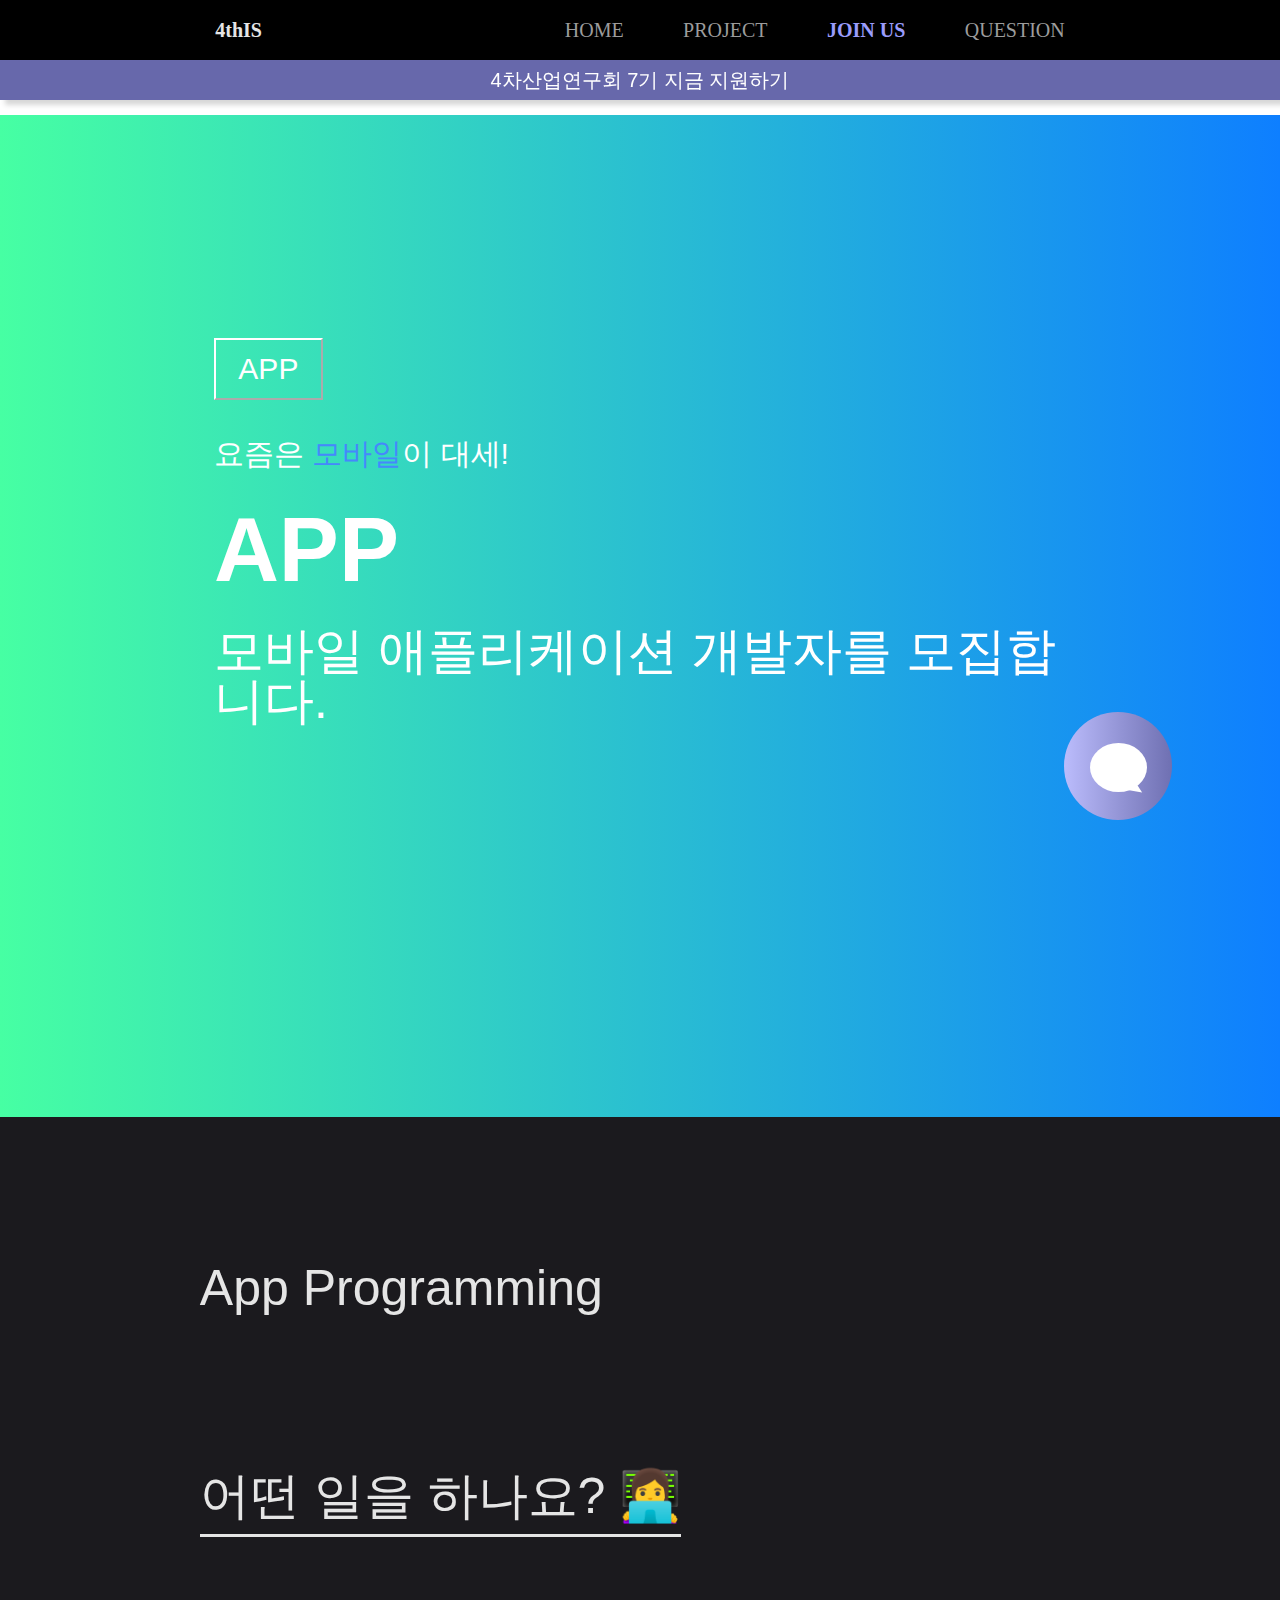
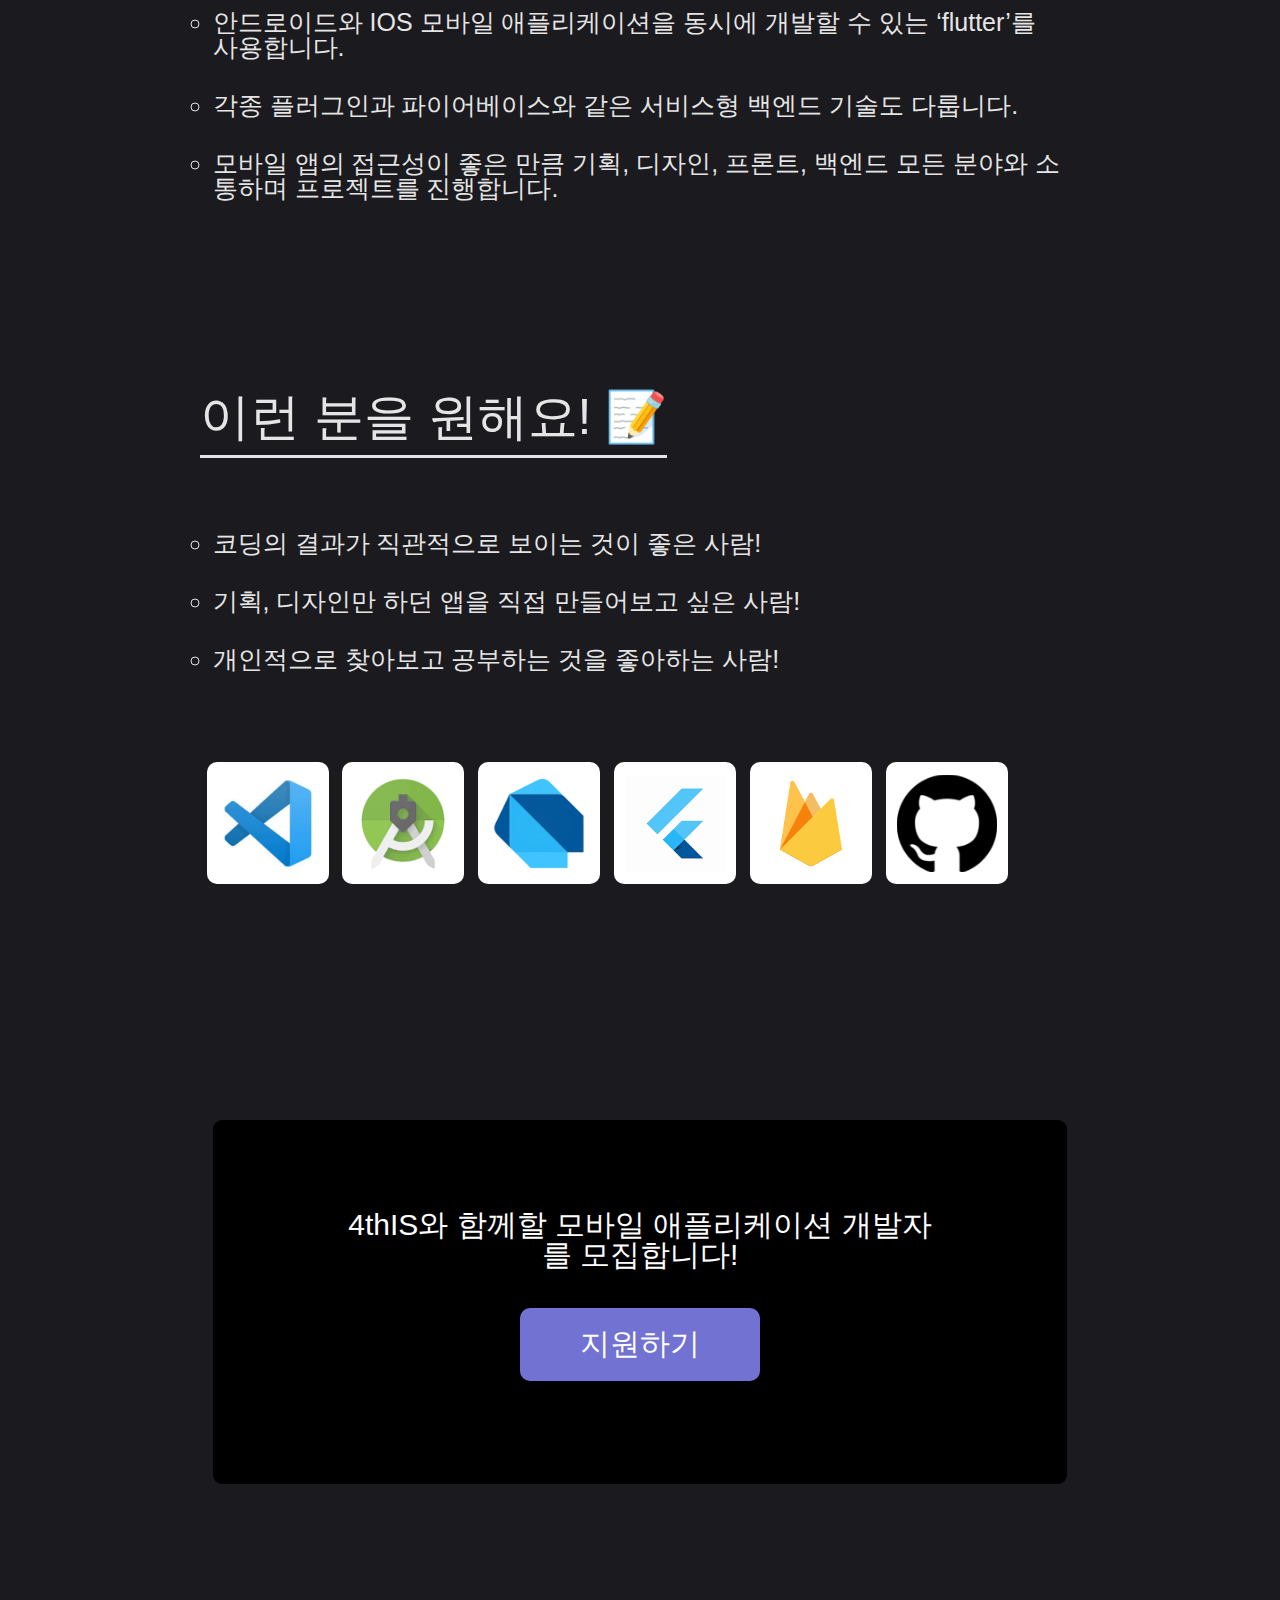
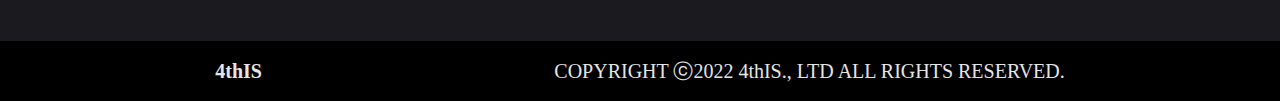
<file: src/join-us_app.html>
<!DOCTYPE html>
<html lang="en">
  <head>
    <meta charset="UTF-8" />
    <meta http-equiv="X-UA-Compatible" content="IE=edge" />
    <meta
      name="viewport"
      content="width=device-width, height=device-height, initial-scale=1.0, minimum-scale=1.0, maximum-scale = 5.0, user-scalable=yes, viewport-fit=cover"
    />
    <link rel="stylesheet" href="./css/reset.css" />
    <link rel="stylesheet" href="./css/style.css" />
    <!-- 사이트 제목 -->
    <title>4htIS 7th Recruit</title>
    <!-- 사이트 설명 -->
    <meta
      name="description"
      content="4차산업연구회 7기 모집 안내 페이지입니다."
    />
    <!-- 사이트 아이콘, 파비콘 -->
    <link rel="shortcut icon" href="./assets/images/favi/favicon.ico" />
    <link
      rel="apple-사touch-icon"
      sizes="180x180"
      href="./assets/images/favi/apple-touch-icon.png"
    />
    <link
      rel="icon"
      type="image/png"
      sizes="32x32"
      href="./assets/images/favi/favicon-32x32.png"
    />
    <link
      rel="icon"
      type="image/png"
      sizes="16x16"
      href="./assets/images/favi/favicon-16x16.png"
    />
    <link rel="manifest" href="./assets/images/favi/site.webmanifest" />
  </head>
  <body>
    <!-- 챗봇 아이콘 -->
    <nav class="chatbot">
      <div class="chatbot--button">
        <div class="chatbot__click active" onclick="chatbotUp(1)">
          <button>
            <svg
              class="chatbot--image"
              xmlns="http://www.w3.org/2000/svg"
              width="57"
              height="55.761"
              viewBox="0 0 57 55.761"
            >
              <ellipse
                id="타원_77"
                data-name="타원 77"
                cx="28.5"
                cy="24.5"
                rx="28.5"
                ry="24.5"
                fill="#fff"
              />
              <path
                id="다각형_194"
                data-name="다각형 194"
                d="M7.589,0l7.589,17.347H0Z"
                transform="matrix(-0.545, 0.839, -0.839, -0.545, 56.27, 43.031)"
                fill="#fff"
              />
            </svg>
          </button>
        </div>
        <div class="chatbot__click" onclick="chatbotUp(0)">
          <div class="chatbot__click-list">
            <div class="chatbot__click-list--div">
              <a href="./join-us.html"><h1>지원하러 가기 ></h1></a>
            </div>
            <button>
              <svg
                class="chatbot--image"
                xmlns="http://www.w3.org/2000/svg"
                width="57"
                height="55.761"
                viewBox="0 0 57 55.761"
              >
                <ellipse
                  id="타원_77"
                  data-name="타원 77"
                  cx="28.5"
                  cy="24.5"
                  rx="28.5"
                  ry="24.5"
                  fill="#fff"
                />
                <path
                  id="다각형_194"
                  data-name="다각형 194"
                  d="M7.589,0l7.589,17.347H0Z"
                  transform="matrix(-0.545, 0.839, -0.839, -0.545, 56.27, 43.031)"
                  fill="#fff"
                />
              </svg>
            </button>
          </div>
          <div class="chatbot__click-list">
            <div class="chatbot__click-list--div">
              <h1 onclick="window.open('https://pf.kakao.com/_zbgxlxj')">
                문의 하기 >
              </h1>
            </div>
            <button>
              <svg
                class="chatbot--image"
                xmlns="http://www.w3.org/2000/svg"
                width="57"
                height="55.761"
                viewBox="0 0 57 55.761"
              >
                <ellipse
                  id="타원_77"
                  data-name="타원 77"
                  cx="28.5"
                  cy="24.5"
                  rx="28.5"
                  ry="24.5"
                  fill="#fff"
                />
                <path
                  id="다각형_194"
                  data-name="다각형 194"
                  d="M7.589,0l7.589,17.347H0Z"
                  transform="matrix(-0.545, 0.839, -0.839, -0.545, 56.27, 43.031)"
                  fill="#fff"
                />
              </svg>
            </button>
          </div>
          <div class="chatbot__click-list">
            <div class="chatbot__click-list--div">
              <a href="./question.html"><h1>자주 묻는 질문 ></h1></a>
            </div>
            <button>
              <svg
                class="chatbot--image"
                xmlns="http://www.w3.org/2000/svg"
                width="57"
                height="55.761"
                viewBox="0 0 57 55.761"
              >
                <ellipse
                  id="타원_77"
                  data-name="타원 77"
                  cx="28.5"
                  cy="24.5"
                  rx="28.5"
                  ry="24.5"
                  fill="#fff"
                />
                <path
                  id="다각형_194"
                  data-name="다각형 194"
                  d="M7.589,0l7.589,17.347H0Z"
                  transform="matrix(-0.545, 0.839, -0.839, -0.545, 56.27, 43.031)"
                  fill="#fff"
                />
              </svg>
            </button>
          </div>
        </div>
      </div>
    </nav>
    <!-- 헤더 -->
    <header>
      <div class="header">
        <div class="header-container">
          <!-- 로고 -->
          <div class="header__menu-list-logo">
            <a href="./index.html">
              <h1>4thIS</h1>
            </a>
          </div>
          <!-- 메뉴 -->
          <nav>
            <div class="header__menu-hamburgur">
              <input type="checkbox" />

              <span></span>
              <span></span>
              <span></span>

              <ul class="header__menu--list">
                <li><a href="./index.html">HOME</a></li>
                <li><a href="./project.html">PROJECT</a></li>
                <li><a href="./join-us.html" class="active">JOIN US</a></li>
                <li><a href="./question.html">QUESTION</a></li>
              </ul>
            </div>
            <ul class="header__menu--list">
              <li><a href="./index.html">HOME</a></li>
              <li><a href="./project.html">PROJECT</a></li>
              <li><a href="./join-us.html" class="active">JOIN US</a></li>
              <li><a href="./question.html">QUESTION</a></li>
            </ul>
          </nav>
        </div>
      </div>
      <div class="header__support--button">
        <button>
          <a href="https://naver.me/G0JRGftV"
            >4차산업연구회 7기 지금 지원하기</a
          >
        </button>
      </div>
    </header>
    <!-- 메인 -->
    <main class="main">
      <!-- 상단 웹 배너-->
      <section class="web-banners">
        <div class="web-banners__box-app">
          <div class="web-banners__button">
            <button onclick="location.href='https://www.youtube.com/';">
              APP
            </button>
          </div>
          <div class="web-banners__content">
            <span class="white">요즘은 </span><span class="blue">모바일</span
            ><span class="white">이 대세!</span>
            <p class="title">APP</p>
            <p class="sub-title">모바일 애플리케이션 개발자를 모집합니다.</p>
          </div>
        </div>
      </section>
      <!-- 분야 이름-->
      <section class="field">
        <div class="field__title">
          <h1>App Programming</h1>
        </div>
      </section>
      <!-- 분야 별 활동 -->
      <section class="activity">
        <div class="activity__title">
          <h1>어떤 일을 하나요? 👩‍💻</h1>
        </div>
        <ul class="activity__list">
          <li>
            안드로이드와 IOS 모바일 애플리케이션을 동시에 개발할 수 있는
            ‘flutter’를 사용합니다.
          </li>
          <li>
            각종 플러그인과 파이어베이스와 같은 서비스형 백엔드 기술도 다룹니다.
          </li>
          <li>
            모바일 앱의 접근성이 좋은 만큼 기획, 디자인, 프론트, 백엔드 모든
            분야와 소통하며 프로젝트를 진행합니다.
          </li>
        </ul>
      </section>
      <!-- 분야 별 원하는 인재상 -->
      <section class="type-of-talent">
        <div class="type-of-talent__title">
          <h1>이런 분을 원해요! 📝</h1>
        </div>
        <ul class="type-of-talent__list">
          <li>코딩의 결과가 직관적으로 보이는 것이 좋은 사람!</li>
          <li>기획, 디자인만 하던 앱을 직접 만들어보고 싶은 사람!</li>
          <li>개인적으로 찾아보고 공부하는 것을 좋아하는 사람!</li>
        </ul>
      </section>
      <!-- 기술  -->
      <section class="skill">
        <div class="skill__icon">
          <img
            class="skill__icon-img"
            src="/src/assets/images/joinUs/app-tool-1.png"
            alt=""
          />
          <img
            class="skill__icon-img"
            src="/src/assets/images/joinUs/app-tool-2.png"
            alt=""
          />
          <img
            class="skill__icon-img"
            src="/src/assets/images/joinUs/app-tool-3.png"
            alt=""
          />
          <img
            class="skill__icon-img"
            src="/src/assets/images/joinUs/app-tool-4.png"
            alt=""
          />
          <img
            class="skill__icon-img"
            src="/src/assets/images/joinUs/app-tool-5.png"
            alt=""
          />
          <img
            class="skill__icon-img"
            src="/src/assets/images/joinUs/app-tool-6.png"
            alt=""
          />
        </div>
      </section>
      <!-- 지원 -->
      <section class="join">
        <div class="join__box">
          <div class="join__content">
            <p>4thIS와 함께할 모바일 애플리케이션 개발자를 모집합니다!</p>
          </div>
          <div class="join__button">
            <button onclick="location.href='https://www.youtube.com/';">
              지원하기
            </button>
          </div>
        </div>
      </section>
    </main>
    <!-- 푸터 -->
    <footer>
      <div class="footer">
        <div class="footer-container">
          <!-- 로고 -->
          <div class="footer__copy-right--logo">
            <a href="#">
              <h1>4thIS</h1>
            </a>
          </div>
          <!-- copy-right -->
          <div class="footer__copy-right">
            <p>COPYRIGHT ⓒ2022 4thIS., LTD ALL RIGHTS RESERVED.</p>
          </div>
        </div>
      </div>
    </footer>
    <script src="./js/mousemove.js"></script>
    <script src="./js/chatbot.js"></script>
  </body>
</html>
</file>
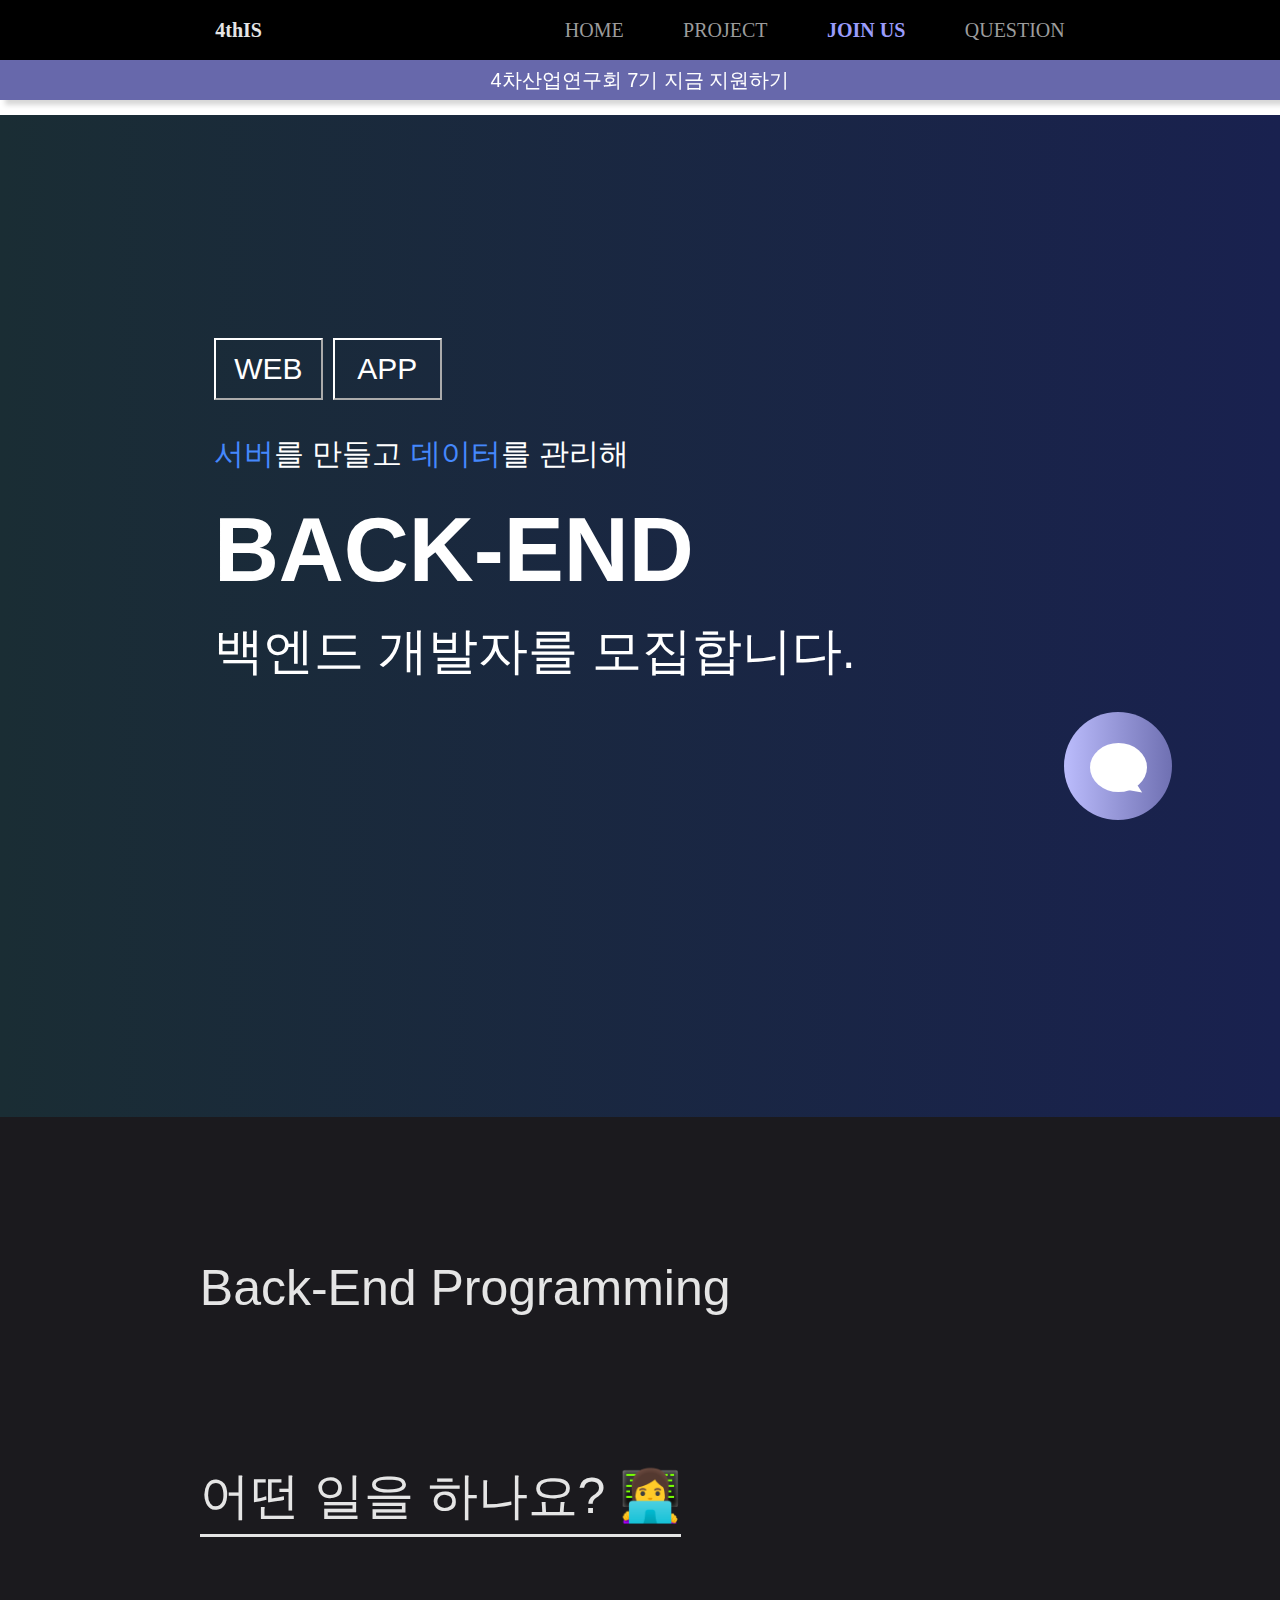
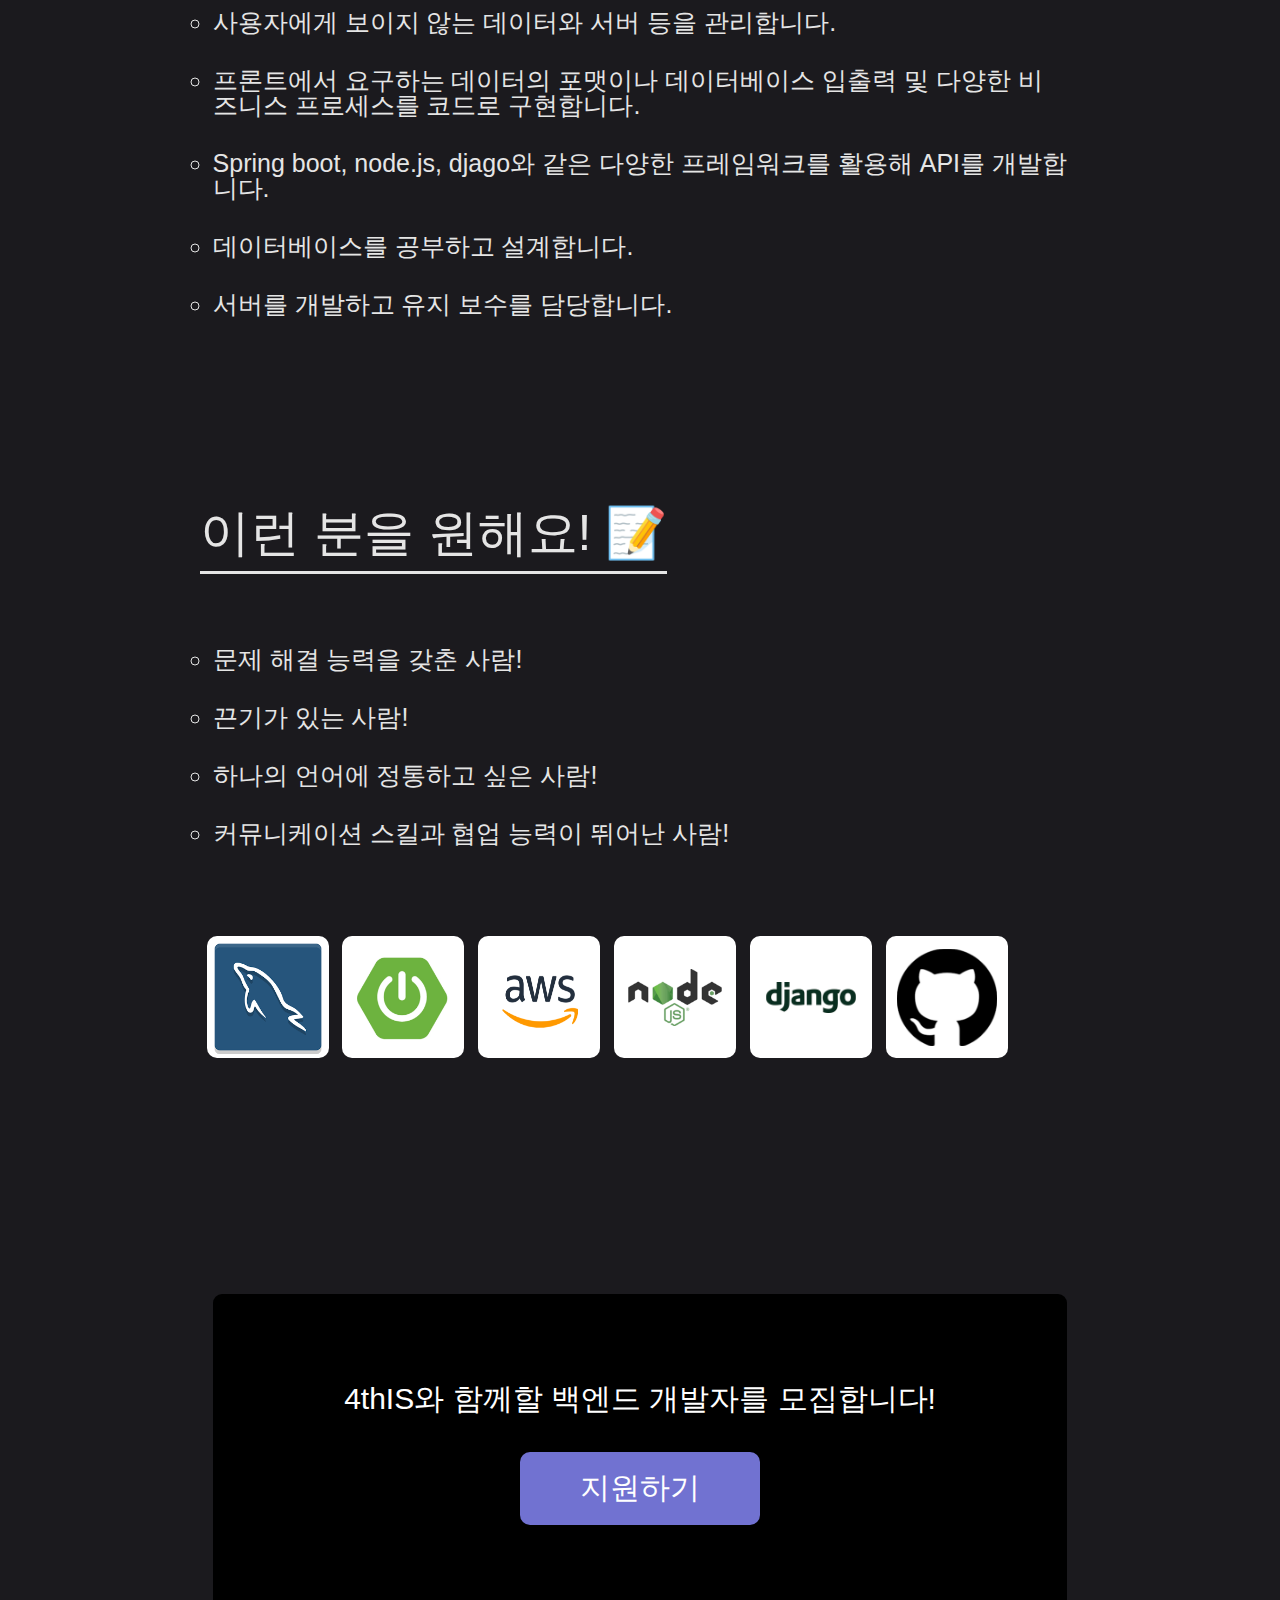
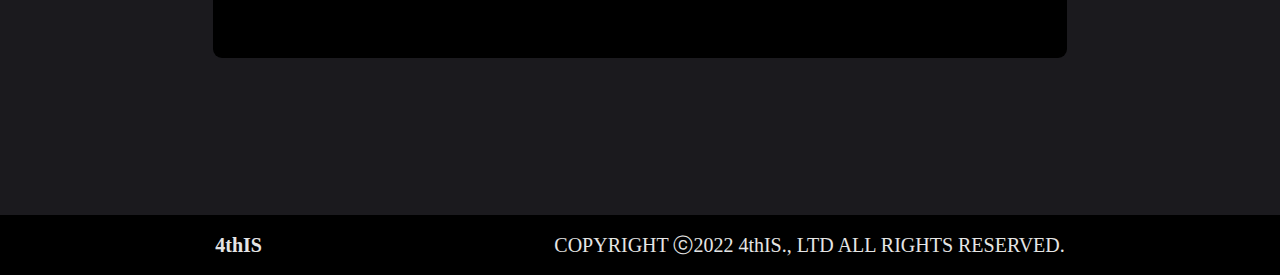
<file: src/join-us_back-end.html>
<!DOCTYPE html>
<html lang="en">
  <head>
    <meta charset="UTF-8" />
    <meta http-equiv="X-UA-Compatible" content="IE=edge" />
    <meta
      name="viewport"
      content="width=device-width, height=device-height, initial-scale=1.0, minimum-scale=1.0, maximum-scale = 5.0, user-scalable=yes, viewport-fit=cover"
    />
    <link rel="stylesheet" href="./css/reset.css" />
    <link rel="stylesheet" href="./css/style.css" />
    <!-- 사이트 제목 -->
    <title>4htIS 7th Recruit</title>
    <!-- 사이트 설명 -->
    <meta
      name="description"
      content="4차산업연구회 7기 모집 안내 페이지입니다."
    />
    <!-- 사이트 아이콘, 파비콘 -->
    <link rel="shortcut icon" href="./assets/images/favi/favicon.ico" />
    <link
      rel="apple-사touch-icon"
      sizes="180x180"
      href="./assets/images/favi/apple-touch-icon.png"
    />
    <link
      rel="icon"
      type="image/png"
      sizes="32x32"
      href="./assets/images/favi/favicon-32x32.png"
    />
    <link
      rel="icon"
      type="image/png"
      sizes="16x16"
      href="./assets/images/favi/favicon-16x16.png"
    />
    <link rel="manifest" href="./assets/images/favi/site.webmanifest" />
  </head>
  <body>
    <!-- 챗봇 아이콘 -->
    <nav class="chatbot">
      <div class="chatbot--button">
        <div class="chatbot__click active" onclick="chatbotUp(1)">
          <button>
            <svg
              class="chatbot--image"
              xmlns="http://www.w3.org/2000/svg"
              width="57"
              height="55.761"
              viewBox="0 0 57 55.761"
            >
              <ellipse
                id="타원_77"
                data-name="타원 77"
                cx="28.5"
                cy="24.5"
                rx="28.5"
                ry="24.5"
                fill="#fff"
              />
              <path
                id="다각형_194"
                data-name="다각형 194"
                d="M7.589,0l7.589,17.347H0Z"
                transform="matrix(-0.545, 0.839, -0.839, -0.545, 56.27, 43.031)"
                fill="#fff"
              />
            </svg>
          </button>
        </div>
        <div class="chatbot__click" onclick="chatbotUp(0)">
          <div class="chatbot__click-list">
            <div class="chatbot__click-list--div">
              <a href="./join-us.html"><h1>지원하러 가기 ></h1></a>
            </div>
            <button>
              <svg
                class="chatbot--image"
                xmlns="http://www.w3.org/2000/svg"
                width="57"
                height="55.761"
                viewBox="0 0 57 55.761"
              >
                <ellipse
                  id="타원_77"
                  data-name="타원 77"
                  cx="28.5"
                  cy="24.5"
                  rx="28.5"
                  ry="24.5"
                  fill="#fff"
                />
                <path
                  id="다각형_194"
                  data-name="다각형 194"
                  d="M7.589,0l7.589,17.347H0Z"
                  transform="matrix(-0.545, 0.839, -0.839, -0.545, 56.27, 43.031)"
                  fill="#fff"
                />
              </svg>
            </button>
          </div>
          <div class="chatbot__click-list">
            <div class="chatbot__click-list--div">
              <h1 onclick="window.open('https://pf.kakao.com/_zbgxlxj')">
                문의 하기 >
              </h1>
            </div>
            <button>
              <svg
                class="chatbot--image"
                xmlns="http://www.w3.org/2000/svg"
                width="57"
                height="55.761"
                viewBox="0 0 57 55.761"
              >
                <ellipse
                  id="타원_77"
                  data-name="타원 77"
                  cx="28.5"
                  cy="24.5"
                  rx="28.5"
                  ry="24.5"
                  fill="#fff"
                />
                <path
                  id="다각형_194"
                  data-name="다각형 194"
                  d="M7.589,0l7.589,17.347H0Z"
                  transform="matrix(-0.545, 0.839, -0.839, -0.545, 56.27, 43.031)"
                  fill="#fff"
                />
              </svg>
            </button>
          </div>
          <div class="chatbot__click-list">
            <div class="chatbot__click-list--div">
              <a href="./question.html"><h1>자주 묻는 질문 ></h1></a>
            </div>
            <button>
              <svg
                class="chatbot--image"
                xmlns="http://www.w3.org/2000/svg"
                width="57"
                height="55.761"
                viewBox="0 0 57 55.761"
              >
                <ellipse
                  id="타원_77"
                  data-name="타원 77"
                  cx="28.5"
                  cy="24.5"
                  rx="28.5"
                  ry="24.5"
                  fill="#fff"
                />
                <path
                  id="다각형_194"
                  data-name="다각형 194"
                  d="M7.589,0l7.589,17.347H0Z"
                  transform="matrix(-0.545, 0.839, -0.839, -0.545, 56.27, 43.031)"
                  fill="#fff"
                />
              </svg>
            </button>
          </div>
        </div>
      </div>
    </nav>
    <!-- 헤더 -->
    <header>
      <div class="header">
        <div class="header-container">
          <!-- 로고 -->
          <div class="header__menu-list-logo">
            <a href="./index.html">
              <h1>4thIS</h1>
            </a>
          </div>
          <!-- 메뉴 -->
          <nav>
            <div class="header__menu-hamburgur">
              <input type="checkbox" />

              <span></span>
              <span></span>
              <span></span>

              <ul class="header__menu--list">
                <li><a href="./index.html">HOME</a></li>
                <li><a href="./project.html">PROJECT</a></li>
                <li><a href="./join-us.html" class="active">JOIN US</a></li>
                <li><a href="./question.html">QUESTION</a></li>
              </ul>
            </div>
            <ul class="header__menu--list">
              <li><a href="./index.html">HOME</a></li>
              <li><a href="./project.html">PROJECT</a></li>
              <li><a href="./join-us.html" class="active">JOIN US</a></li>
              <li><a href="./question.html">QUESTION</a></li>
            </ul>
          </nav>
        </div>
      </div>
      <div class="header__support--button">
        <button>
          <a href="https://naver.me/G0JRGftV"
            >4차산업연구회 7기 지금 지원하기</a
          >
        </button>
      </div>
    </header>
    <!-- 메인 -->
    <main class="main">
      <!-- 상단 웹 배너-->
      <section class="web-banners">
        <div class="web-banners__box-backend">
          <div class="web-banners__button">
            <button onclick="location.href='https://www.youtube.com/';">
              WEB
            </button>
            <button onclick="location.href='https://www.youtube.com/';">
              APP
            </button>
          </div>
          <div class="web-banners__content">
            <span class="blue">서버</span><span class="white">를 만들고 </span
            ><span class="blue">데이터</span
            ><span class="white">를 관리해</span>
            <p class="title">BACK-END</p>
            <p class="sub-title">백엔드 개발자를 모집합니다.</p>
          </div>
          <div class="web-banners__img"></div>
        </div>
      </section>
      <!-- 분야 이름-->
      <section class="field">
        <div class="field__title">
          <h1>Back-End Programming</h1>
        </div>
      </section>
      <!-- 분야 별 활동 -->
      <section class="activity">
        <div class="activity__title">
          <h1>어떤 일을 하나요? 👩‍💻</h1>
        </div>
        <ul class="activity__list">
          <li>사용자에게 보이지 않는 데이터와 서버 등을 관리합니다.</li>
          <li>
            프론트에서 요구하는 데이터의 포맷이나 데이터베이스 입출력 및 다양한
            비즈니스 프로세스를 코드로 구현합니다.
          </li>
          <li>
            Spring boot, node.js, djago와 같은 다양한 프레임워크를 활용해 API를
            개발합니다.
          </li>
          <li>데이터베이스를 공부하고 설계합니다.</li>
          <li>서버를 개발하고 유지 보수를 담당합니다.</li>
        </ul>
      </section>
      <!-- 분야 별 원하는 인재상 -->
      <section class="type-of-talent">
        <div class="type-of-talent__title">
          <h1>이런 분을 원해요! 📝</h1>
        </div>
        <ul class="type-of-talent__list">
          <li>문제 해결 능력을 갖춘 사람!</li>
          <li>끈기가 있는 사람!</li>
          <li>하나의 언어에 정통하고 싶은 사람!</li>
          <li>커뮤니케이션 스킬과 협업 능력이 뛰어난 사람!</li>
        </ul>
      </section>
      <!-- 기술  -->
      <section class="skill">
        <div class="skill__icon">
          <img
            class="skill__icon-img"
            src="/src/assets/images/joinUs/back-tool-1.png"
            alt=""
          />
          <img
            class="skill__icon-img"
            src="/src/assets/images/joinUs/back-tool-2.png"
            alt=""
          />
          <img
            class="skill__icon-img"
            src="/src/assets/images/joinUs/back-tool-3.png"
            alt=""
          />
          <img
            class="skill__icon-img"
            src="/src/assets/images/joinUs/back-tool-4.png"
            alt=""
          />
          <img
            class="skill__icon-img"
            src="/src/assets/images/joinUs/back-tool-5.png"
            alt=""
          />
          <img
            class="skill__icon-img"
            src="/src/assets/images/joinUs/back-tool-6.png"
            alt=""
          />
        </div>
      </section>
      <!-- 지원 -->
      <section class="join">
        <div class="join__box">
          <div class="join__content">
            <p>4thIS와 함께할 백엔드 개발자를 모집합니다!</p>
          </div>
          <div class="join__button">
            <button onclick="location.href='https://www.youtube.com/';">
              지원하기
            </button>
          </div>
        </div>
      </section>
    </main>
    <!-- 푸터 -->
    <footer>
      <div class="footer">
        <div class="footer-container">
          <!-- 로고 -->
          <div class="footer__copy-right--logo">
            <a href="#">
              <h1>4thIS</h1>
            </a>
          </div>
          <!-- copy-right -->
          <div class="footer__copy-right">
            <p>COPYRIGHT ⓒ2022 4thIS., LTD ALL RIGHTS RESERVED.</p>
          </div>
        </div>
      </div>
    </footer>
    <script src="./js/mousemove.js"></script>
    <script src="./js/chatbot.js"></script>
  </body>
</html>
</file>
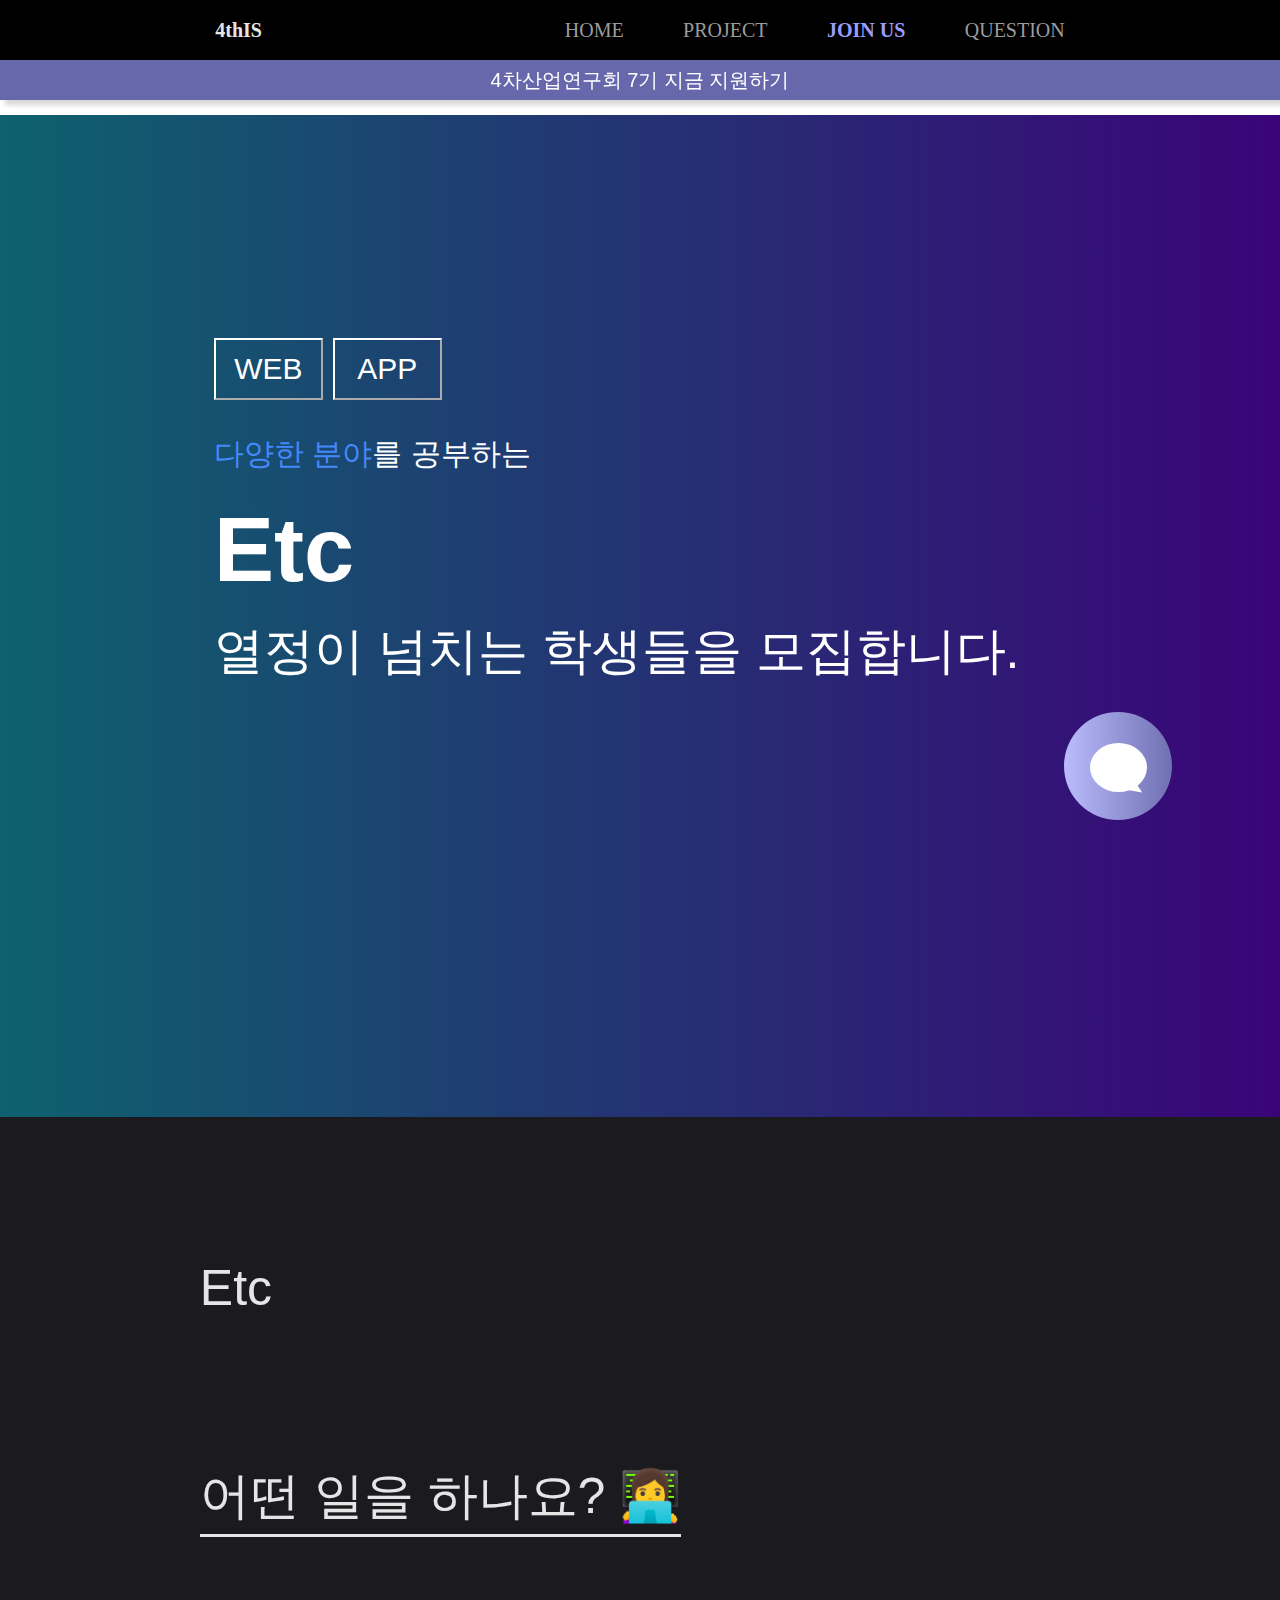
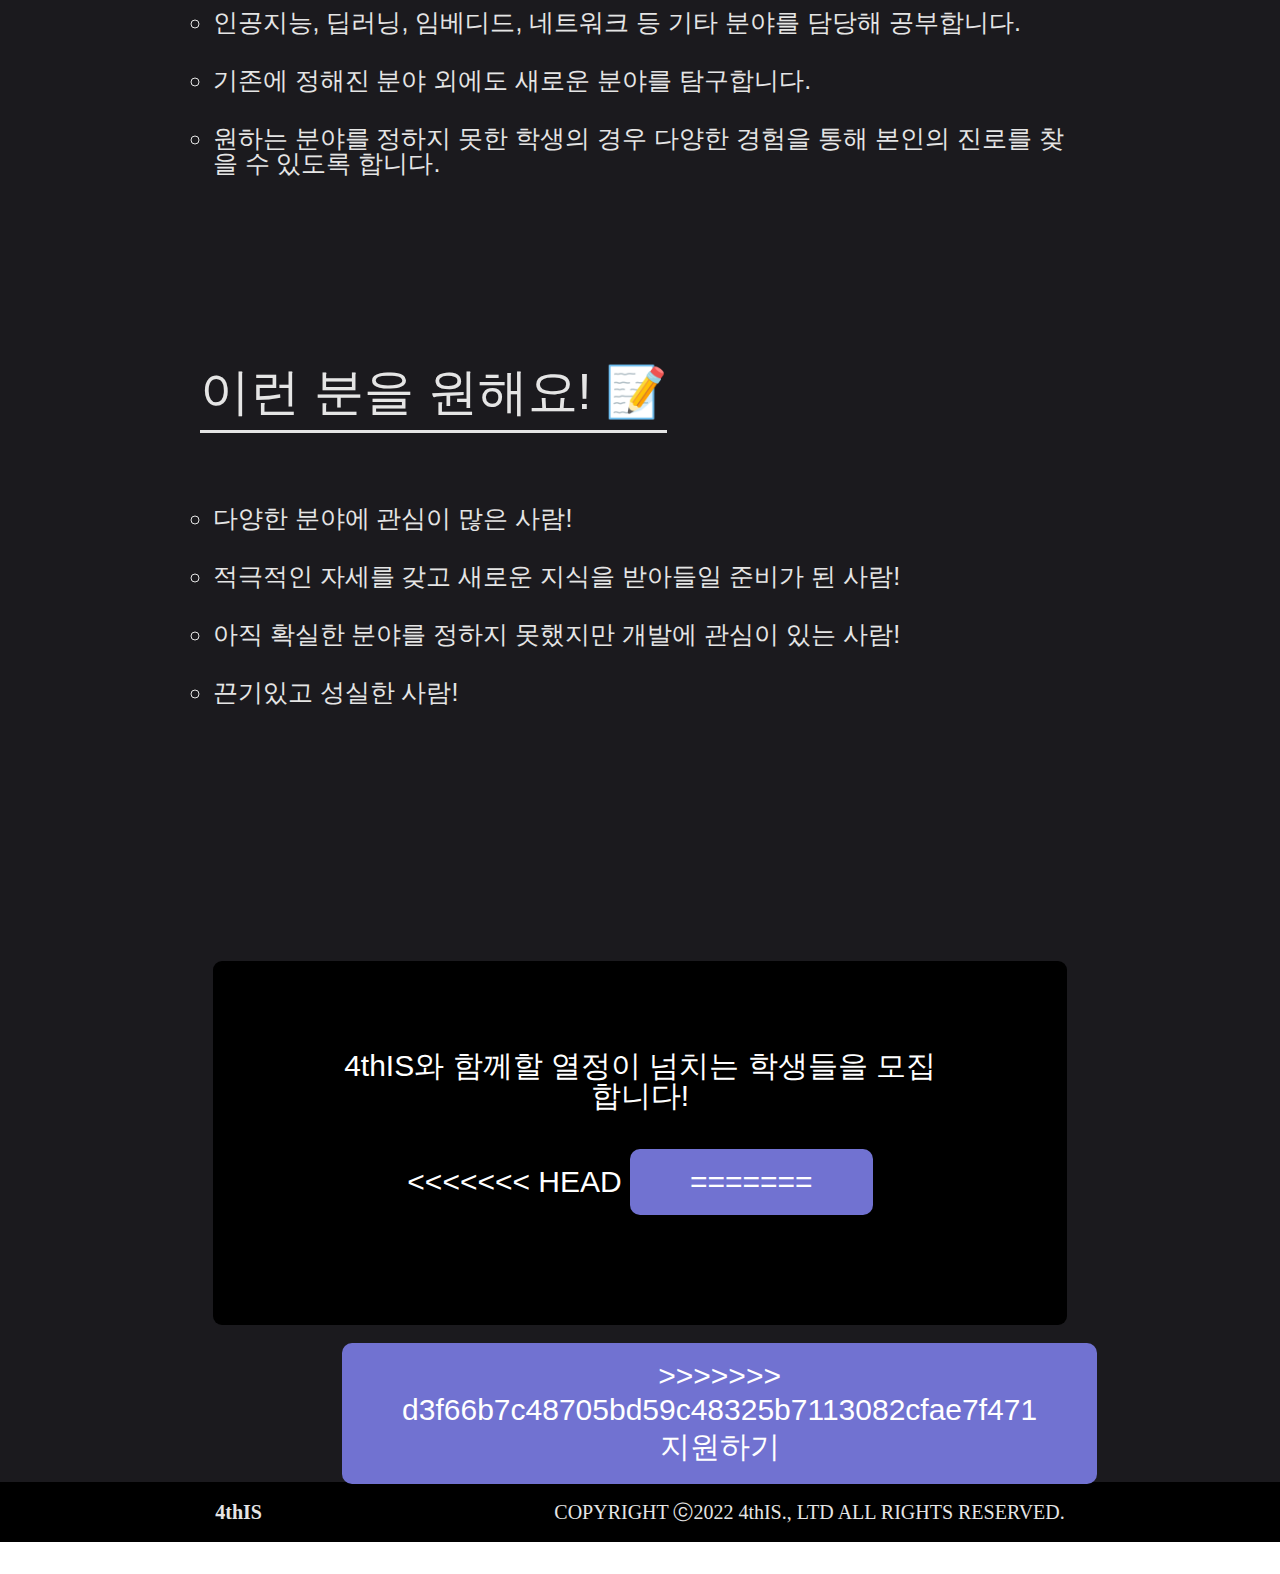
<file: src/join-us_etc.html>
<!DOCTYPE html>
<html lang="en">
  <head>
    <meta charset="UTF-8" />
    <meta http-equiv="X-UA-Compatible" content="IE=edge" />
    <meta
      name="viewport"
      content="width=device-width, height=device-height, initial-scale=1.0, minimum-scale=1.0, maximum-scale = 5.0, user-scalable=yes, viewport-fit=cover"
    />
    <link rel="stylesheet" href="./css/reset.css" />
    <link rel="stylesheet" href="./css/style.css" />
    <!-- 사이트 제목 -->
    <title>4htIS 7th Recruit</title>
    <!-- 사이트 설명 -->
    <meta
      name="description"
      content="4차산업연구회 7기 모집 안내 페이지입니다."
    />
    <!-- 사이트 아이콘, 파비콘 -->
    <link rel="shortcut icon" href="./assets/images/favi/favicon.ico" />
    <link
      rel="apple-사touch-icon"
      sizes="180x180"
      href="./assets/images/favi/apple-touch-icon.png"
    />
    <link
      rel="icon"
      type="image/png"
      sizes="32x32"
      href="./assets/images/favi/favicon-32x32.png"
    />
    <link
      rel="icon"
      type="image/png"
      sizes="16x16"
      href="./assets/images/favi/favicon-16x16.png"
    />
    <link rel="manifest" href="./assets/images/favi/site.webmanifest" />
  </head>
  <body>
    <!-- 챗봇 아이콘 -->
    <nav class="chatbot">
      <div class="chatbot--button">
        <div class="chatbot__click active" onclick="chatbotUp(1)">
          <button>
            <svg
              class="chatbot--image"
              xmlns="http://www.w3.org/2000/svg"
              width="57"
              height="55.761"
              viewBox="0 0 57 55.761"
            >
              <ellipse
                id="타원_77"
                data-name="타원 77"
                cx="28.5"
                cy="24.5"
                rx="28.5"
                ry="24.5"
                fill="#fff"
              />
              <path
                id="다각형_194"
                data-name="다각형 194"
                d="M7.589,0l7.589,17.347H0Z"
                transform="matrix(-0.545, 0.839, -0.839, -0.545, 56.27, 43.031)"
                fill="#fff"
              />
            </svg>
          </button>
        </div>
        <div class="chatbot__click" onclick="chatbotUp(0)">
          <div class="chatbot__click-list">
            <div class="chatbot__click-list--div">
              <a href="./join-us.html"><h1>지원하러 가기 ></h1></a>
            </div>
            <button>
              <svg
                class="chatbot--image"
                xmlns="http://www.w3.org/2000/svg"
                width="57"
                height="55.761"
                viewBox="0 0 57 55.761"
              >
                <ellipse
                  id="타원_77"
                  data-name="타원 77"
                  cx="28.5"
                  cy="24.5"
                  rx="28.5"
                  ry="24.5"
                  fill="#fff"
                />
                <path
                  id="다각형_194"
                  data-name="다각형 194"
                  d="M7.589,0l7.589,17.347H0Z"
                  transform="matrix(-0.545, 0.839, -0.839, -0.545, 56.27, 43.031)"
                  fill="#fff"
                />
              </svg>
            </button>
          </div>
          <div class="chatbot__click-list">
            <div class="chatbot__click-list--div">
              <h1 onclick="window.open('https://pf.kakao.com/_zbgxlxj')">
                문의 하기 >
              </h1>
            </div>
            <button>
              <svg
                class="chatbot--image"
                xmlns="http://www.w3.org/2000/svg"
                width="57"
                height="55.761"
                viewBox="0 0 57 55.761"
              >
                <ellipse
                  id="타원_77"
                  data-name="타원 77"
                  cx="28.5"
                  cy="24.5"
                  rx="28.5"
                  ry="24.5"
                  fill="#fff"
                />
                <path
                  id="다각형_194"
                  data-name="다각형 194"
                  d="M7.589,0l7.589,17.347H0Z"
                  transform="matrix(-0.545, 0.839, -0.839, -0.545, 56.27, 43.031)"
                  fill="#fff"
                />
              </svg>
            </button>
          </div>
          <div class="chatbot__click-list">
            <div class="chatbot__click-list--div">
              <a href="./question.html"><h1>자주 묻는 질문 ></h1></a>
            </div>
            <button>
              <svg
                class="chatbot--image"
                xmlns="http://www.w3.org/2000/svg"
                width="57"
                height="55.761"
                viewBox="0 0 57 55.761"
              >
                <ellipse
                  id="타원_77"
                  data-name="타원 77"
                  cx="28.5"
                  cy="24.5"
                  rx="28.5"
                  ry="24.5"
                  fill="#fff"
                />
                <path
                  id="다각형_194"
                  data-name="다각형 194"
                  d="M7.589,0l7.589,17.347H0Z"
                  transform="matrix(-0.545, 0.839, -0.839, -0.545, 56.27, 43.031)"
                  fill="#fff"
                />
              </svg>
            </button>
          </div>
        </div>
      </div>
    </nav>
    <!-- 헤더 -->
    <header>
      <div class="header">
        <div class="header-container">
          <!-- 로고 -->
          <div class="header__menu-list-logo">
            <a href="./index.html">
              <h1>4thIS</h1>
            </a>
          </div>
          <!-- 메뉴 -->
          <nav>
            <div class="header__menu-hamburgur">
              <input type="checkbox" />

              <span></span>
              <span></span>
              <span></span>

              <ul class="header__menu--list">
                <li><a href="./index.html">HOME</a></li>
                <li><a href="./project.html">PROJECT</a></li>
                <li><a href="./join-us.html" class="active">JOIN US</a></li>
                <li><a href="./question.html">QUESTION</a></li>
              </ul>
            </div>
            <ul class="header__menu--list">
              <li><a href="./index.html">HOME</a></li>
              <li><a href="./project.html">PROJECT</a></li>
              <li><a href="./join-us.html" class="active">JOIN US</a></li>
              <li><a href="./question.html">QUESTION</a></li>
            </ul>
          </nav>
        </div>
      </div>
      <div class="header__support--button">
        <button>
          <a href="https://naver.me/G0JRGftV"
            >4차산업연구회 7기 지금 지원하기</a
          >
        </button>
      </div>
    </header>
    <!-- 메인 -->
    <main class="main">
      <!-- 상단 웹 배너-->
      <section class="web-banners">
        <div class="web-banners__box-etc">
          <div class="web-banners__button">
            <button>
              WEB
            </button>
            <button>
              APP
            </button>
          </div>
          <div class="web-banners__content">
            <span class="blue">다양한 분야</span
            ><span class="white">를 공부하는</span>
            <p class="title">Etc</p>
            <p class="sub-title">열정이 넘치는 학생들을 모집합니다.</p>
          </div>
        </div>
      </section>
      <!-- 분야 이름-->
      <section class="field">
        <div class="field__title">
          <h1>Etc</h1>
        </div>
      </section>
      <!-- 분야 별 활동 -->
      <section class="activity">
        <div class="activity__title">
          <h1>어떤 일을 하나요? 👩‍💻</h1>
        </div>
        <ul class="activity__list">
          <li>
            인공지능, 딥러닝, 임베디드, 네트워크 등 기타 분야를 담당해
            공부합니다.
          </li>
          <li>기존에 정해진 분야 외에도 새로운 분야를 탐구합니다.</li>
          <li>
            원하는 분야를 정하지 못한 학생의 경우 다양한 경험을 통해 본인의
            진로를 찾을 수 있도록 합니다.
          </li>
        </ul>
      </section>
      <!-- 분야 별 원하는 인재상 -->
      <section class="type-of-talent">
        <div class="type-of-talent__title">
          <h1>이런 분을 원해요! 📝</h1>
        </div>
        <ul class="type-of-talent__list">
          <li>다양한 분야에 관심이 많은 사람!</li>
          <li>적극적인 자세를 갖고 새로운 지식을 받아들일 준비가 된 사람!</li>
          <li>아직 확실한 분야를 정하지 못했지만 개발에 관심이 있는 사람!</li>
          <li>끈기있고 성실한 사람!</li>
        </ul>
      </section>
      <!-- 지원 -->
      <section class="join">
        <div class="join__box">
          <div class="join__content">
            <p>4thIS와 함께할 열정이 넘치는 학생들을 모집합니다!</p>
          </div>
          <div class="join__button">
<<<<<<< HEAD
            <button onclick="location.href='https://form.office.naver.com/form/responseView.cmd?formkey=YjlhOTU4ZmUtOWEwNy00M2VkLWFlYWMtM2MyMzU2YjQ2MjRl&sourceId=urlshare';">
=======
            <button onclick="location.href='https://naver.me/G0JRGftV';">
>>>>>>> d3f66b7c48705bd59c48325b7113082cfae7f471
              지원하기
            </button>
          </div>
        </div>
      </section>
    </main>
    <!-- 푸터 -->
    <footer>
      <div class="footer">
        <div class="footer-container">
          <!-- 로고 -->
          <div class="footer__copy-right--logo">
            <a href="#">
              <h1>4thIS</h1>
            </a>
          </div>
          <!-- copy-right -->
          <div class="footer__copy-right">
            <p>COPYRIGHT ⓒ2022 4thIS., LTD ALL RIGHTS RESERVED.</p>
          </div>
        </div>
      </div>
    </footer>
    <script src="./js/mousemove.js"></script>
    <script src="./js/chatbot.js"></script>
  </body>
</html>
</file>
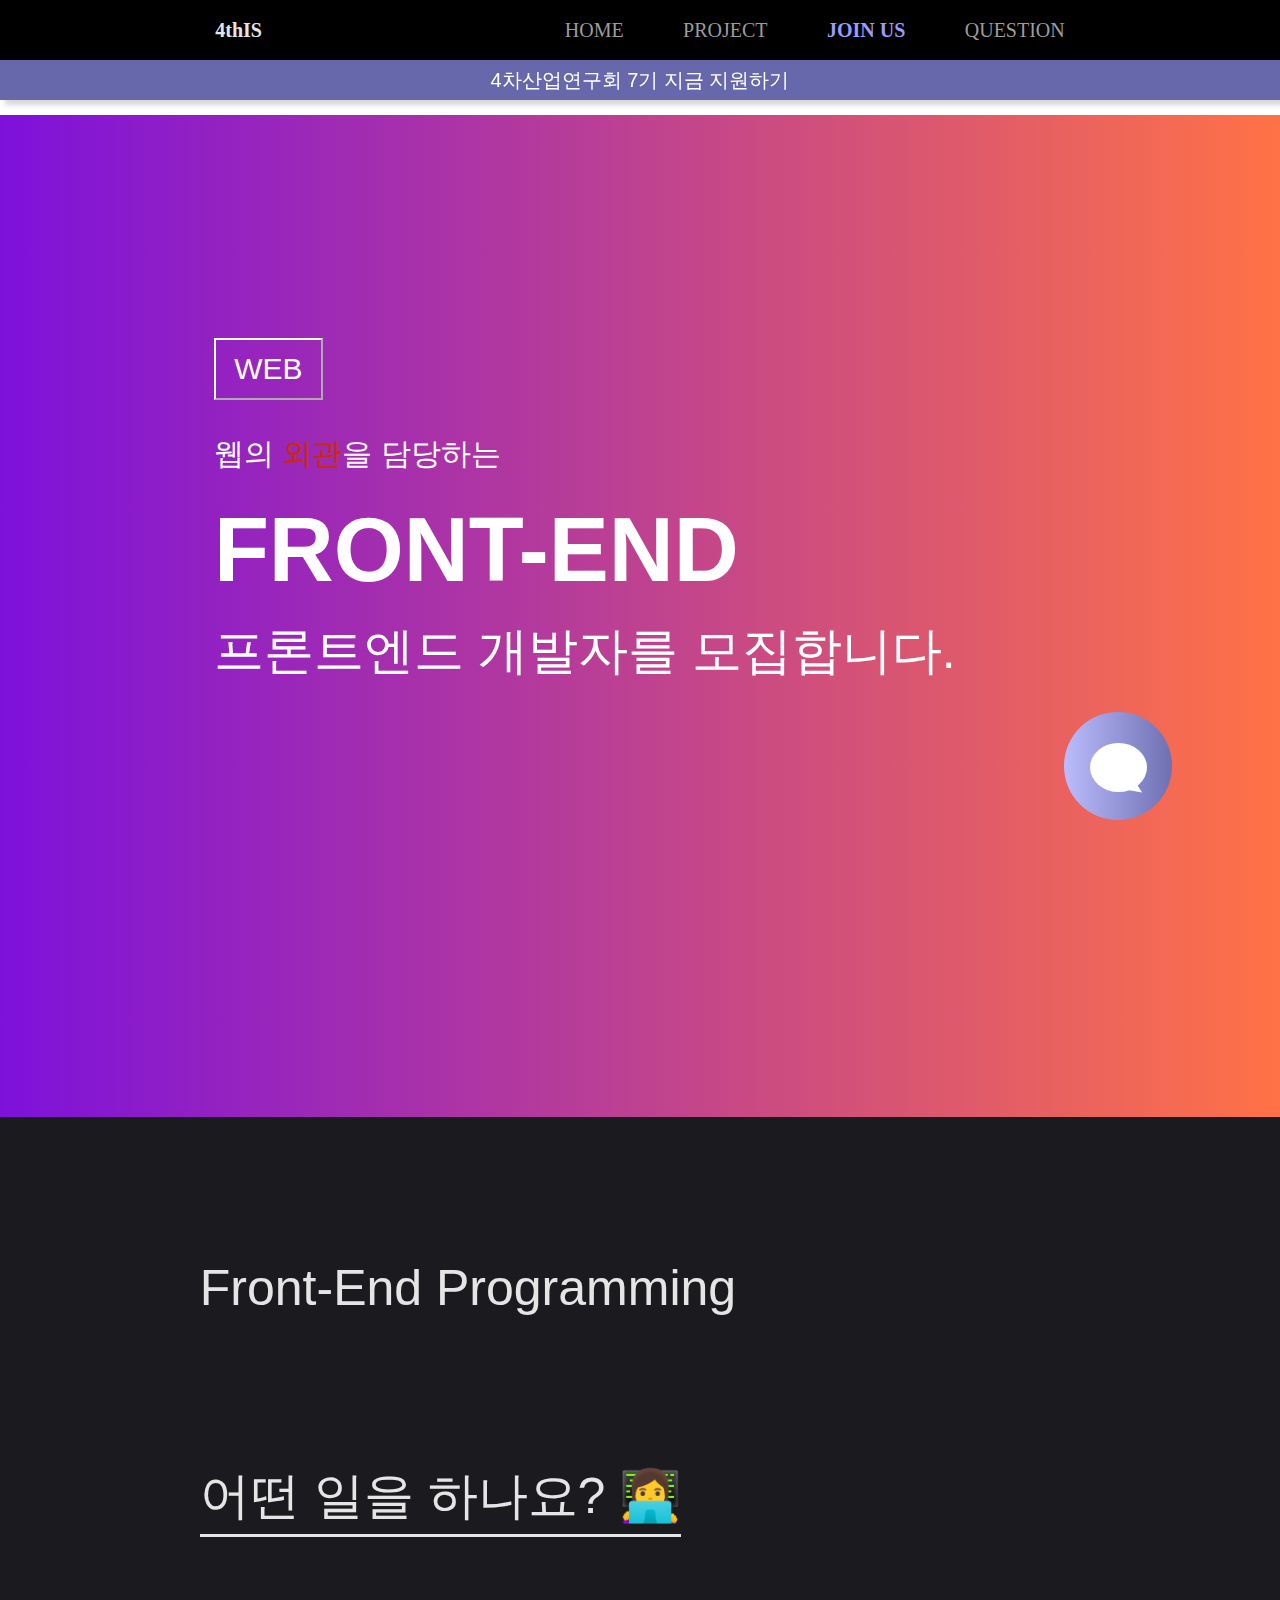
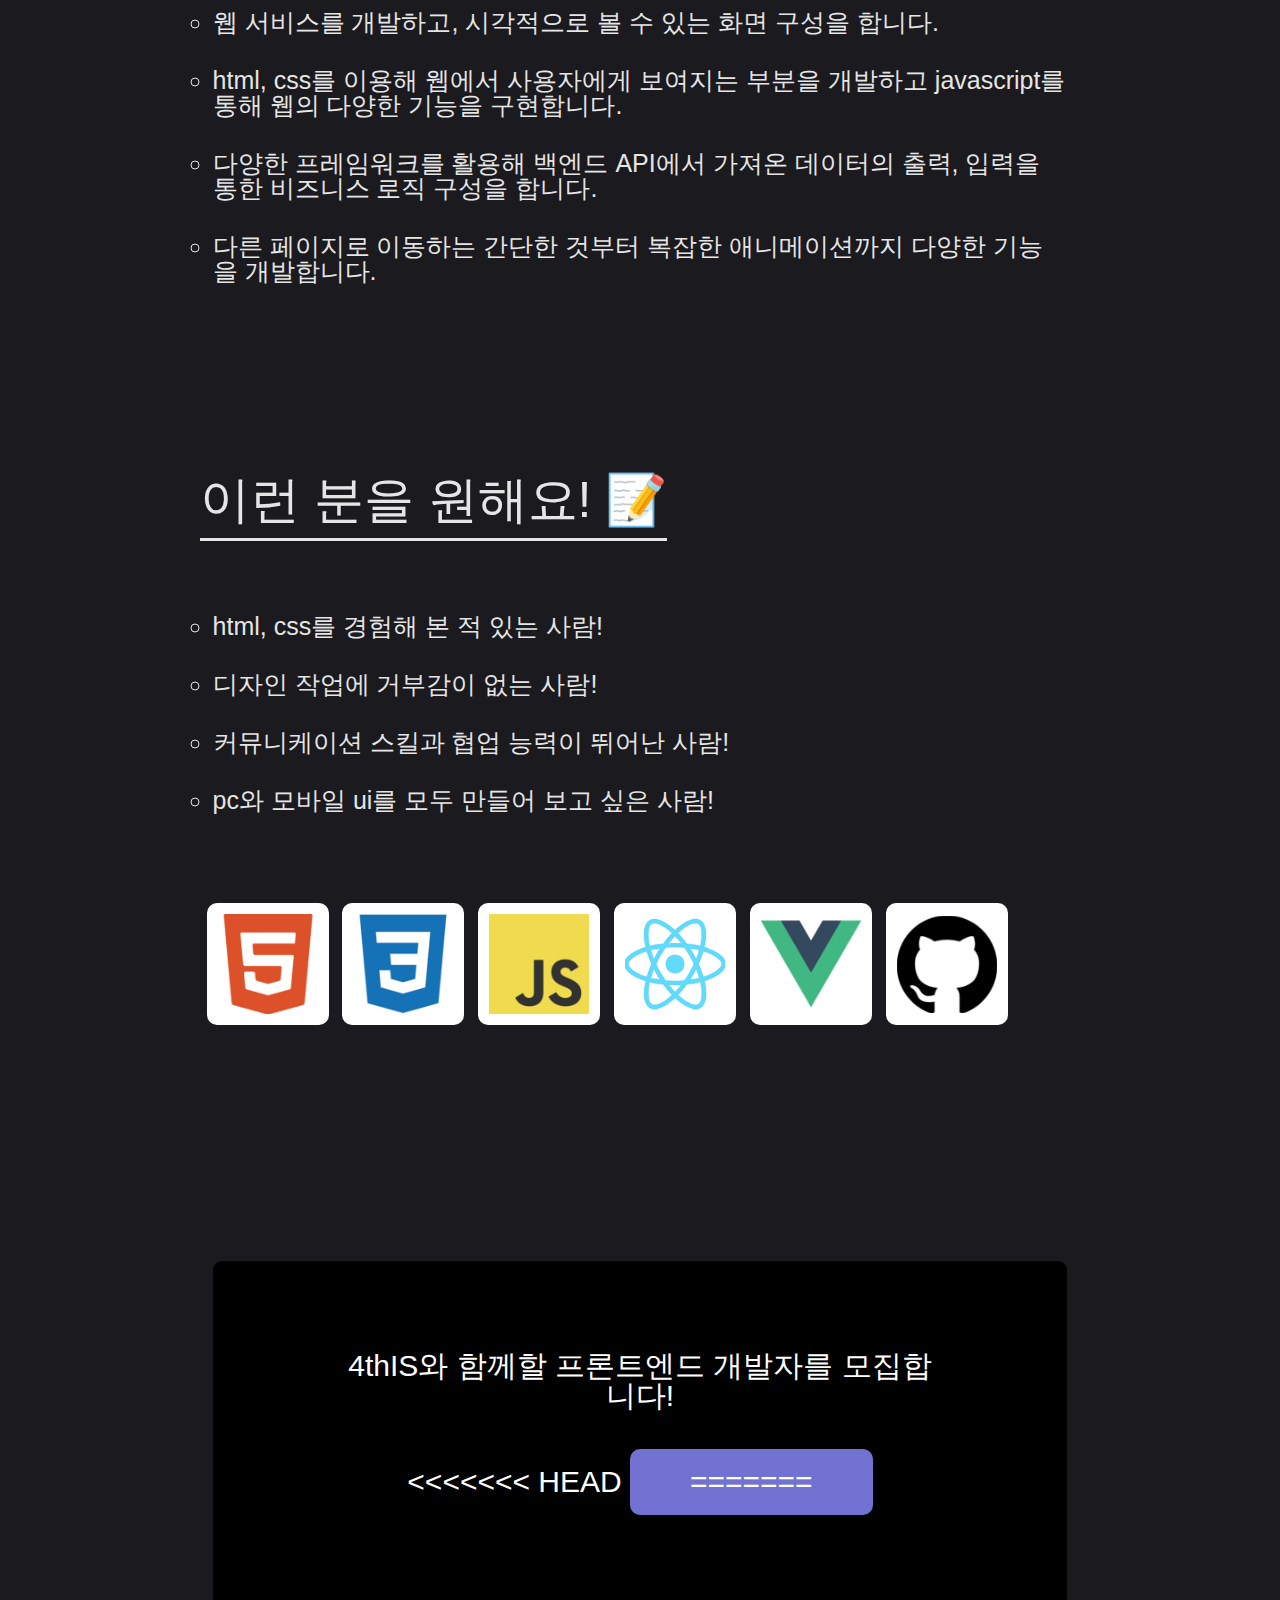
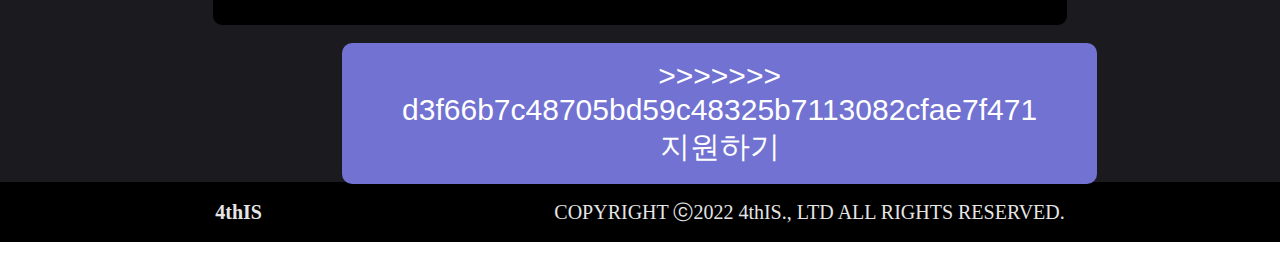
<file: src/join-us_front-end.html>
<!DOCTYPE html>
<html lang="en">
  <head>
    <meta charset="UTF-8" />
    <meta http-equiv="X-UA-Compatible" content="IE=edge" />
    <meta
      name="viewport"
      content="width=device-width, height=device-height, initial-scale=1.0, minimum-scale=1.0, maximum-scale = 5.0, user-scalable=yes, viewport-fit=cover"
    />
    <link rel="stylesheet" href="./css/reset.css" />
    <link rel="stylesheet" href="./css/style.css" />
    <!-- 사이트 제목 -->
    <title>4htIS 7th Recruit</title>
    <!-- 사이트 설명 -->
    <meta
      name="description"
      content="4차산업연구회 7기 모집 안내 페이지입니다."
    />
    <!-- 사이트 아이콘, 파비콘 -->
    <link rel="shortcut icon" href="./assets/images/favi/favicon.ico" />
    <link
      rel="apple-사touch-icon"
      sizes="180x180"
      href="./assets/images/favi/apple-touch-icon.png"
    />
    <link
      rel="icon"
      type="image/png"
      sizes="32x32"
      href="./assets/images/favi/favicon-32x32.png"
    />
    <link
      rel="icon"
      type="image/png"
      sizes="16x16"
      href="./assets/images/favi/favicon-16x16.png"
    />
    <link rel="manifest" href="./assets/images/favi/site.webmanifest" />
  </head>
  <body>
    <!-- 챗봇 아이콘 -->
    <nav class="chatbot">
      <div class="chatbot--button">
        <div class="chatbot__click active" onclick="chatbotUp(1)">
          <button>
            <svg
              class="chatbot--image"
              xmlns="http://www.w3.org/2000/svg"
              width="57"
              height="55.761"
              viewBox="0 0 57 55.761"
            >
              <ellipse
                id="타원_77"
                data-name="타원 77"
                cx="28.5"
                cy="24.5"
                rx="28.5"
                ry="24.5"
                fill="#fff"
              />
              <path
                id="다각형_194"
                data-name="다각형 194"
                d="M7.589,0l7.589,17.347H0Z"
                transform="matrix(-0.545, 0.839, -0.839, -0.545, 56.27, 43.031)"
                fill="#fff"
              />
            </svg>
          </button>
        </div>
        <div class="chatbot__click" onclick="chatbotUp(0)">
          <div class="chatbot__click-list">
            <div class="chatbot__click-list--div">
              <a href="./join-us.html"><h1>지원하러 가기 ></h1></a>
            </div>
            <button>
              <svg
                class="chatbot--image"
                xmlns="http://www.w3.org/2000/svg"
                width="57"
                height="55.761"
                viewBox="0 0 57 55.761"
              >
                <ellipse
                  id="타원_77"
                  data-name="타원 77"
                  cx="28.5"
                  cy="24.5"
                  rx="28.5"
                  ry="24.5"
                  fill="#fff"
                />
                <path
                  id="다각형_194"
                  data-name="다각형 194"
                  d="M7.589,0l7.589,17.347H0Z"
                  transform="matrix(-0.545, 0.839, -0.839, -0.545, 56.27, 43.031)"
                  fill="#fff"
                />
              </svg>
            </button>
          </div>
          <div class="chatbot__click-list">
            <div class="chatbot__click-list--div">
              <h1 onclick="window.open('https://pf.kakao.com/_zbgxlxj')">
                문의 하기 >
              </h1>
            </div>
            <button>
              <svg
                class="chatbot--image"
                xmlns="http://www.w3.org/2000/svg"
                width="57"
                height="55.761"
                viewBox="0 0 57 55.761"
              >
                <ellipse
                  id="타원_77"
                  data-name="타원 77"
                  cx="28.5"
                  cy="24.5"
                  rx="28.5"
                  ry="24.5"
                  fill="#fff"
                />
                <path
                  id="다각형_194"
                  data-name="다각형 194"
                  d="M7.589,0l7.589,17.347H0Z"
                  transform="matrix(-0.545, 0.839, -0.839, -0.545, 56.27, 43.031)"
                  fill="#fff"
                />
              </svg>
            </button>
          </div>
          <div class="chatbot__click-list">
            <div class="chatbot__click-list--div">
              <a href="./question.html"><h1>자주 묻는 질문 ></h1></a>
            </div>
            <button>
              <svg
                class="chatbot--image"
                xmlns="http://www.w3.org/2000/svg"
                width="57"
                height="55.761"
                viewBox="0 0 57 55.761"
              >
                <ellipse
                  id="타원_77"
                  data-name="타원 77"
                  cx="28.5"
                  cy="24.5"
                  rx="28.5"
                  ry="24.5"
                  fill="#fff"
                />
                <path
                  id="다각형_194"
                  data-name="다각형 194"
                  d="M7.589,0l7.589,17.347H0Z"
                  transform="matrix(-0.545, 0.839, -0.839, -0.545, 56.27, 43.031)"
                  fill="#fff"
                />
              </svg>
            </button>
          </div>
        </div>
      </div>
    </nav>
    <!-- 헤더 -->
    <header>
      <div class="header">
        <div class="header-container">
          <!-- 로고 -->
          <div class="header__menu-list-logo">
            <a href="./index.html">
              <h1>4thIS</h1>
            </a>
          </div>
          <!-- 메뉴 -->
          <nav>
            <div class="header__menu-hamburgur">
              <input type="checkbox" />

              <span></span>
              <span></span>
              <span></span>

              <ul class="header__menu--list">
                <li><a href="./index.html">HOME</a></li>
                <li><a href="./project.html">PROJECT</a></li>
                <li><a href="./join-us.html" class="active">JOIN US</a></li>
                <li><a href="./question.html">QUESTION</a></li>
              </ul>
            </div>
            <ul class="header__menu--list">
              <li><a href="./index.html">HOME</a></li>
              <li><a href="./project.html">PROJECT</a></li>
              <li><a href="./join-us.html" class="active">JOIN US</a></li>
              <li><a href="./question.html">QUESTION</a></li>
            </ul>
          </nav>
        </div>
      </div>
      <div class="header__support--button">
        <button>
          <a href="https://naver.me/G0JRGftV"
            >4차산업연구회 7기 지금 지원하기</a
          >
        </button>
      </div>
    </header>
    <!-- 메인 -->
    <main class="main">
      <!-- 상단 웹 배너-->
      <section class="web-banners">
        <div class="web-banners__box-frontend">
          <div class="web-banners__button">
            <button>
              WEB
            </button>
          </div>
          <div class="web-banners__content">
            <span class="white">웹의 </span><span class="red">외관</span
            ><span class="white">을 담당하는 </span>
            <p class="title">FRONT-END</p>
            <p class="sub-title">프론트엔드 개발자를 모집합니다.</p>
          </div>
          <div class="web-banners__img"></div>
        </div>
      </section>
      <!-- 분야 이름-->
      <section class="field">
        <div class="field__title">
          <h1>Front-End Programming</h1>
        </div>
      </section>
      <!-- 분야 별 활동 -->
      <section class="activity">
        <div class="activity__title">
          <h1>어떤 일을 하나요? 👩‍💻</h1>
        </div>
        <ul class="activity__list">
          <li>
            웹 서비스를 개발하고, 시각적으로 볼 수 있는 화면 구성을 합니다.
          </li>
          <li>
            html, css를 이용해 웹에서 사용자에게 보여지는 부분을 개발하고
            javascript를 통해 웹의 다양한 기능을 구현합니다.
          </li>
          <li>
            다양한 프레임워크를 활용해 백엔드 API에서 가져온 데이터의 출력,
            입력을 통한 비즈니스 로직 구성을 합니다.
          </li>
          <li>
            다른 페이지로 이동하는 간단한 것부터 복잡한 애니메이션까지 다양한
            기능을 개발합니다.
          </li>
        </ul>
      </section>
      <!-- 분야 별 원하는 인재상 -->
      <section class="type-of-talent">
        <div class="type-of-talent__title">
          <h1>이런 분을 원해요! 📝</h1>
        </div>
        <ul class="type-of-talent__list">
          <li>html, css를 경험해 본 적 있는 사람!</li>
          <li>디자인 작업에 거부감이 없는 사람!</li>
          <li>커뮤니케이션 스킬과 협업 능력이 뛰어난 사람!</li>
          <li>pc와 모바일 ui를 모두 만들어 보고 싶은 사람!</li>
        </ul>
      </section>
      <!-- 기술  -->
      <section class="skill">
        <div class="skill__icon">
          <img
            class="skill__icon-img"
            src="./assets/images/joinUs/front-tool-1.png"
            alt=""
          />
          <img
            class="skill__icon-img"
            src="./assets/images/joinUs/front-tool-2.png"
            alt=""
          />
          <img
            class="skill__icon-img"
            src="./assets/images/joinUs/front-tool-3.png"
            alt=""
          />
          <img
            class="skill__icon-img"
            src="./assets/images/joinUs/front-tool-4.png"
            alt=""
          />
          <img
            class="skill__icon-img"
            src="./assets/images/joinUs/front-tool-5.png"
            alt=""
          />
          <img
            class="skill__icon-img"
            src="./assets/images/joinUs/front-tool-6.png"
            alt=""
          />
        </div>
      </section>
      <!-- 지원 -->
      <section class="join">
        <div class="join__box">
          <div class="join__content">
            <p>4thIS와 함께할 프론트엔드 개발자를 모집합니다!</p>
          </div>
          <div class="join__button">
<<<<<<< HEAD
            <button onclick="location.href='https://form.office.naver.com/form/responseView.cmd?formkey=YjlhOTU4ZmUtOWEwNy00M2VkLWFlYWMtM2MyMzU2YjQ2MjRl&sourceId=urlshare';">
=======
            <button onclick="location.href='https://naver.me/G0JRGftV';">
>>>>>>> d3f66b7c48705bd59c48325b7113082cfae7f471
              지원하기
            </button>
          </div>
        </div>
      </section>
    </main>
    <!-- 푸터 -->
    <footer>
      <div class="footer">
        <div class="footer-container">
          <!-- 로고 -->
          <div class="footer__copy-right--logo">
            <a href="#">
              <h1>4thIS</h1>
            </a>
          </div>
          <!-- copy-right -->
          <div class="footer__copy-right">
            <p>COPYRIGHT ⓒ2022 4thIS., LTD ALL RIGHTS RESERVED.</p>
          </div>
        </div>
      </div>
    </footer>
    <script src="./js/mousemove.js"></script>
    <script src="./js/chatbot.js"></script>
  </body>
</html>
</file>
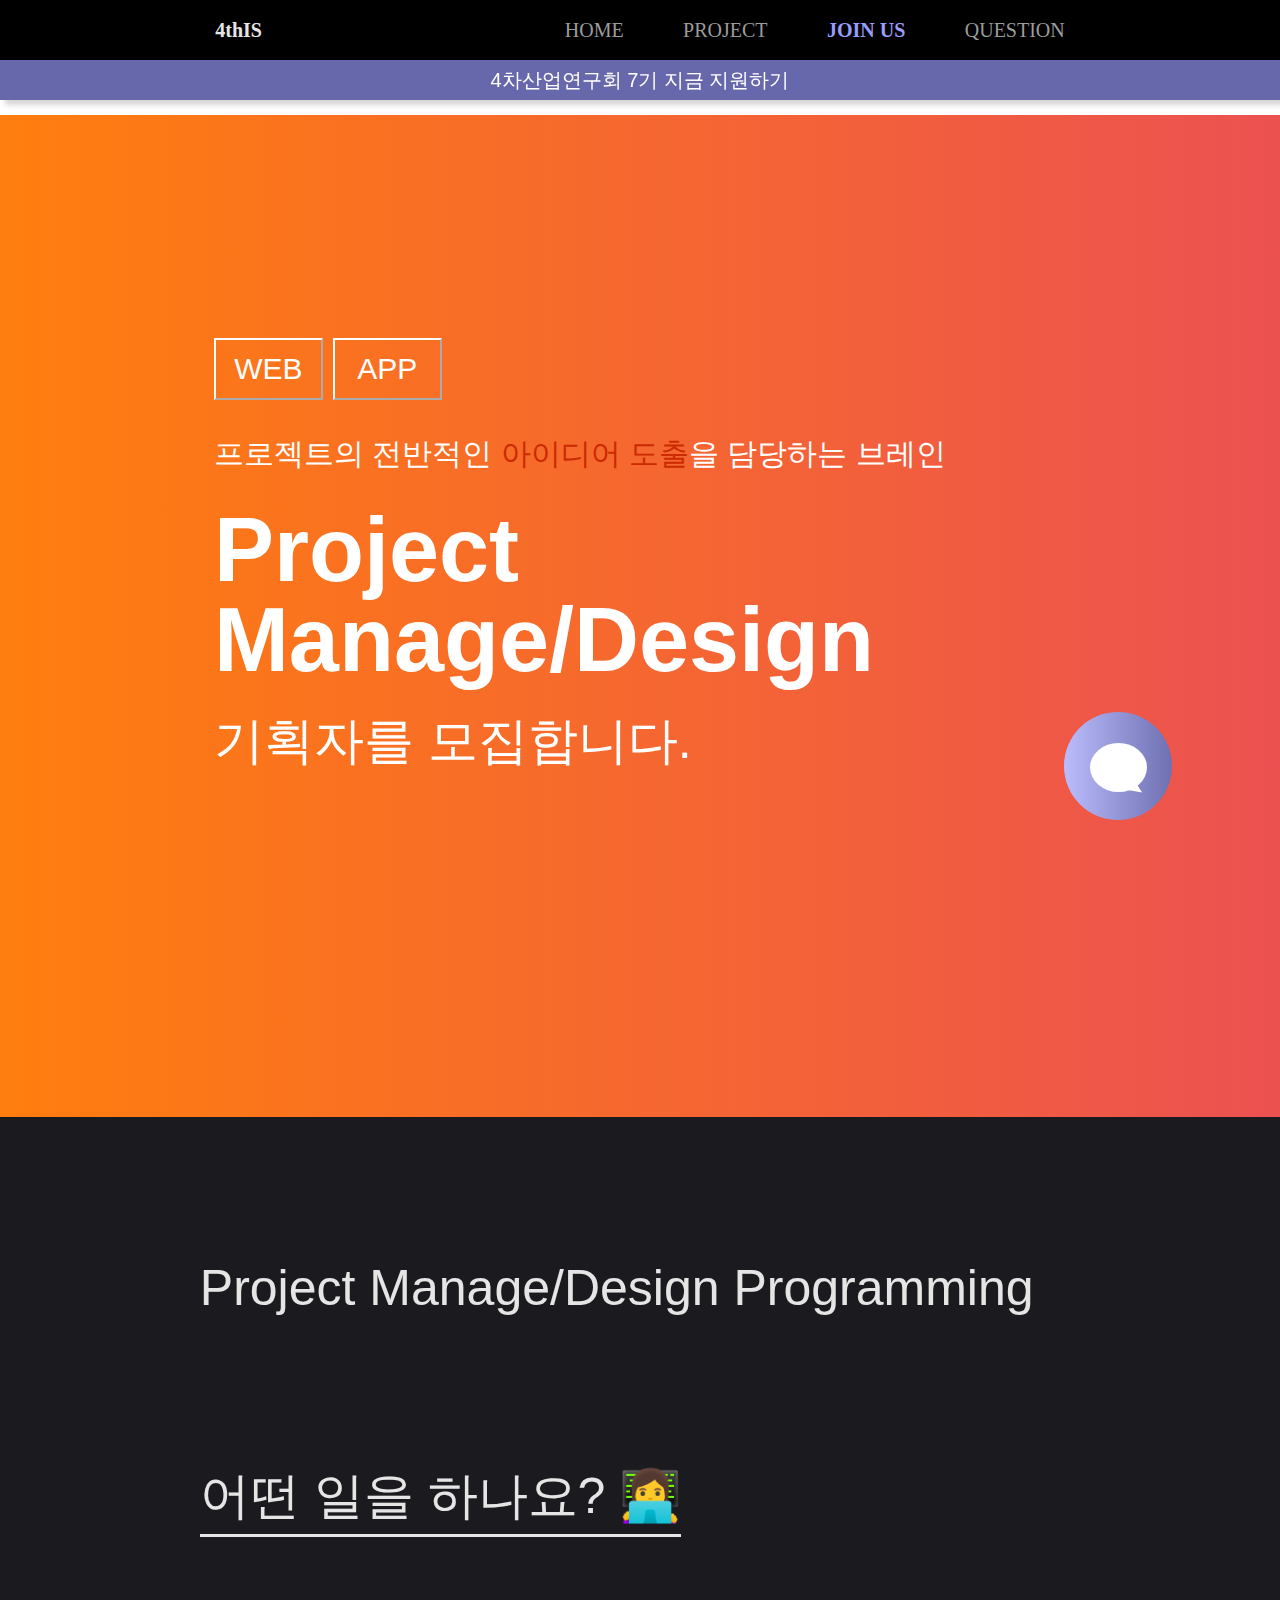
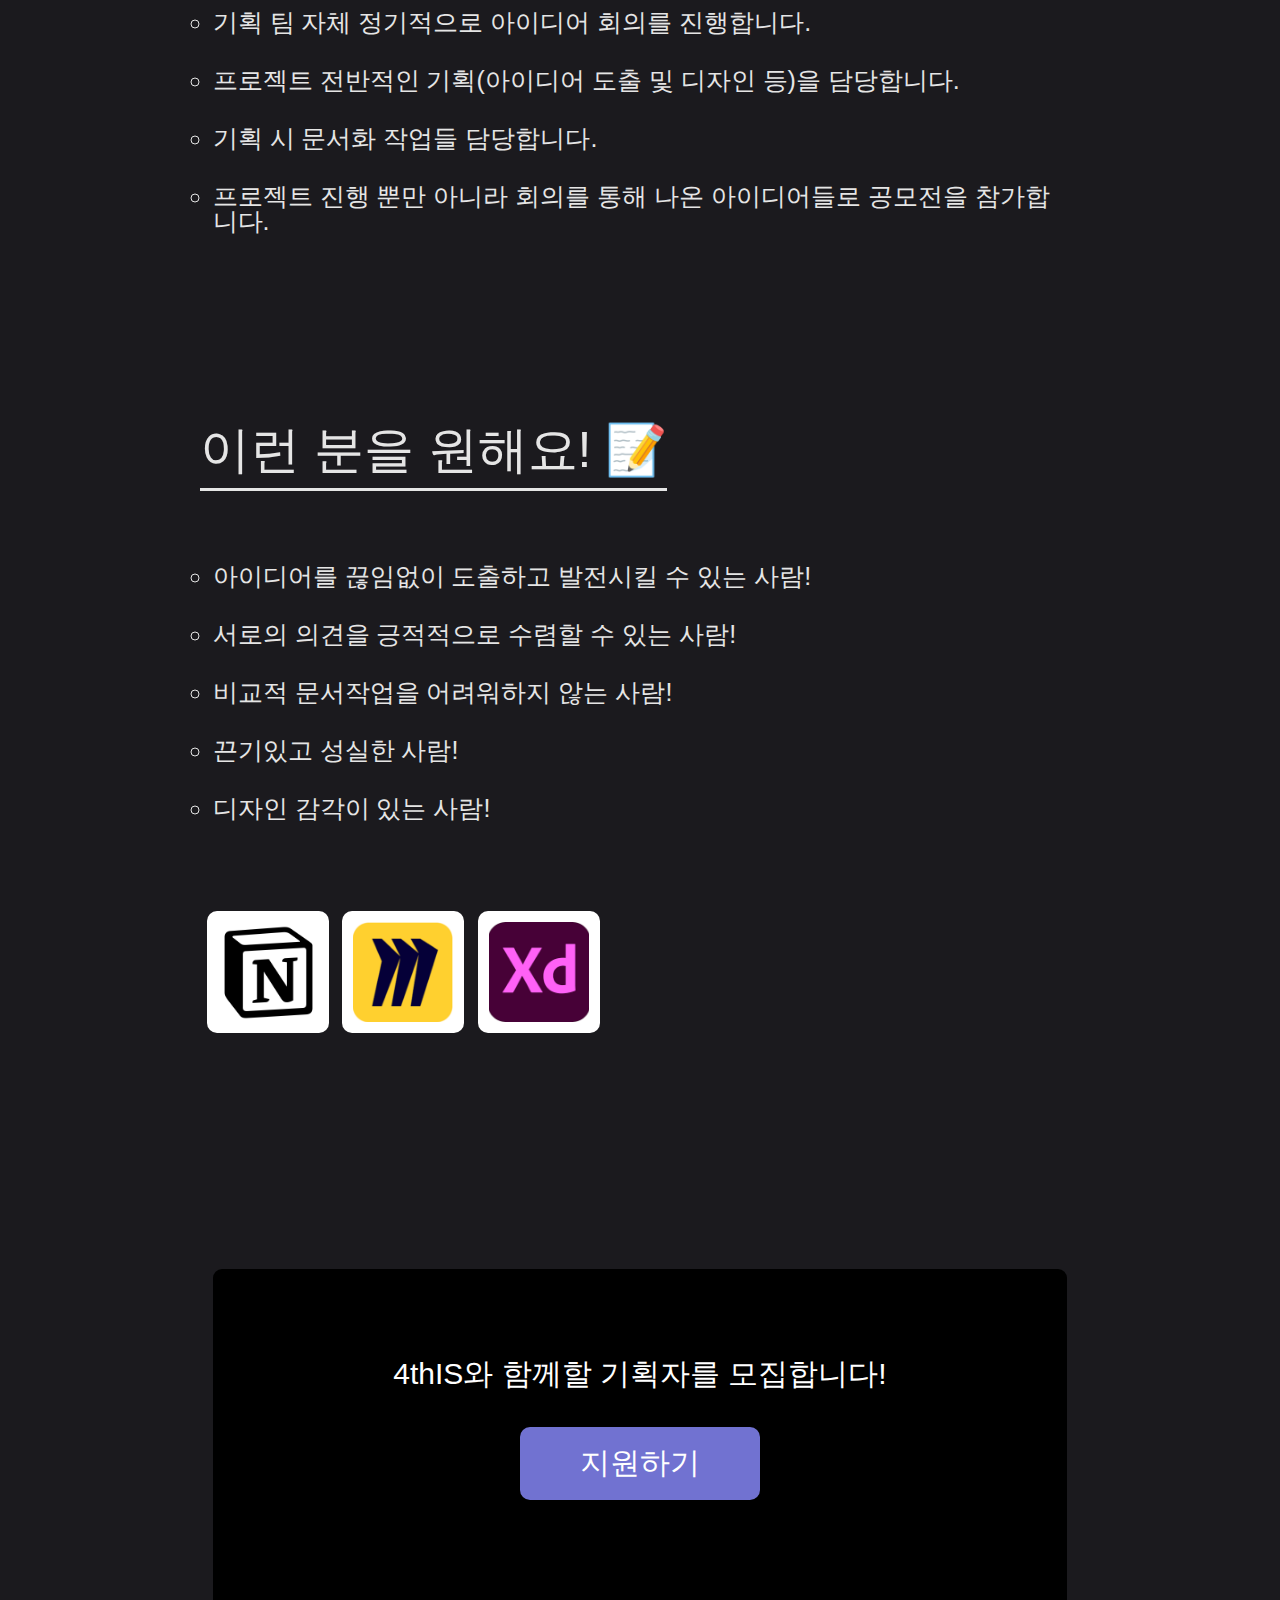
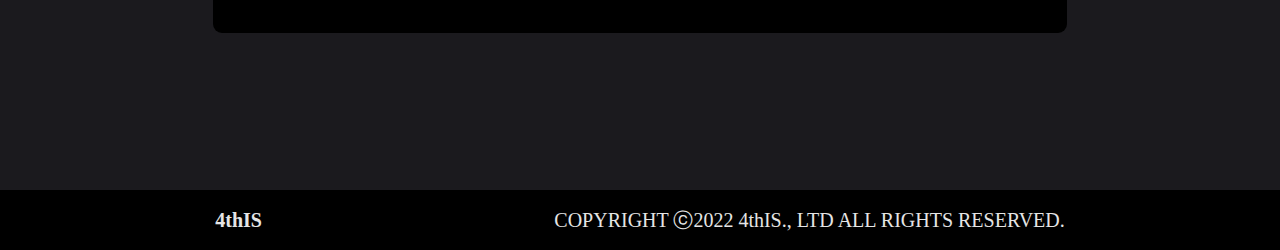
<file: src/join-us_project-manage.html>
<!DOCTYPE html>
<html lang="en">
  <head>
    <meta charset="UTF-8" />
    <meta http-equiv="X-UA-Compatible" content="IE=edge" />
    <meta
      name="viewport"
      content="width=device-width, height=device-height, initial-scale=1.0, minimum-scale=1.0, maximum-scale = 5.0, user-scalable=yes, viewport-fit=cover"
    />
    <link rel="stylesheet" href="./css/reset.css" />
    <link rel="stylesheet" href="./css/style.css" />
    <!-- 사이트 제목 -->
    <title>4htIS 7th Recruit</title>
    <!-- 사이트 설명 -->
    <meta
      name="description"
      content="4차산업연구회 7기 모집 안내 페이지입니다."
    />
    <!-- 사이트 아이콘, 파비콘 -->
    <link rel="shortcut icon" href="./assets/images/favi/favicon.ico" />
    <link
      rel="apple-사touch-icon"
      sizes="180x180"
      href="./assets/images/favi/apple-touch-icon.png"
    />
    <link
      rel="icon"
      type="image/png"
      sizes="32x32"
      href="./assets/images/favi/favicon-32x32.png"
    />
    <link
      rel="icon"
      type="image/png"
      sizes="16x16"
      href="./assets/images/favi/favicon-16x16.png"
    />
    <link rel="manifest" href="./assets/images/favi/site.webmanifest" />
  </head>
  <body>
    <!-- 챗봇 아이콘 -->
    <nav class="chatbot">
      <div class="chatbot--button">
        <div class="chatbot__click active" onclick="chatbotUp(1)">
          <button>
            <svg
              class="chatbot--image"
              xmlns="http://www.w3.org/2000/svg"
              width="57"
              height="55.761"
              viewBox="0 0 57 55.761"
            >
              <ellipse
                id="타원_77"
                data-name="타원 77"
                cx="28.5"
                cy="24.5"
                rx="28.5"
                ry="24.5"
                fill="#fff"
              />
              <path
                id="다각형_194"
                data-name="다각형 194"
                d="M7.589,0l7.589,17.347H0Z"
                transform="matrix(-0.545, 0.839, -0.839, -0.545, 56.27, 43.031)"
                fill="#fff"
              />
            </svg>
          </button>
        </div>
        <div class="chatbot__click" onclick="chatbotUp(0)">
          <div class="chatbot__click-list">
            <div class="chatbot__click-list--div">
              <a href="./join-us.html"><h1>지원하러 가기 ></h1></a>
            </div>
            <button>
              <svg
                class="chatbot--image"
                xmlns="http://www.w3.org/2000/svg"
                width="57"
                height="55.761"
                viewBox="0 0 57 55.761"
              >
                <ellipse
                  id="타원_77"
                  data-name="타원 77"
                  cx="28.5"
                  cy="24.5"
                  rx="28.5"
                  ry="24.5"
                  fill="#fff"
                />
                <path
                  id="다각형_194"
                  data-name="다각형 194"
                  d="M7.589,0l7.589,17.347H0Z"
                  transform="matrix(-0.545, 0.839, -0.839, -0.545, 56.27, 43.031)"
                  fill="#fff"
                />
              </svg>
            </button>
          </div>
          <div class="chatbot__click-list">
            <div class="chatbot__click-list--div">
              <h1 onclick="window.open('https://pf.kakao.com/_zbgxlxj')">
                문의 하기 >
              </h1>
            </div>
            <button>
              <svg
                class="chatbot--image"
                xmlns="http://www.w3.org/2000/svg"
                width="57"
                height="55.761"
                viewBox="0 0 57 55.761"
              >
                <ellipse
                  id="타원_77"
                  data-name="타원 77"
                  cx="28.5"
                  cy="24.5"
                  rx="28.5"
                  ry="24.5"
                  fill="#fff"
                />
                <path
                  id="다각형_194"
                  data-name="다각형 194"
                  d="M7.589,0l7.589,17.347H0Z"
                  transform="matrix(-0.545, 0.839, -0.839, -0.545, 56.27, 43.031)"
                  fill="#fff"
                />
              </svg>
            </button>
          </div>
          <div class="chatbot__click-list">
            <div class="chatbot__click-list--div">
              <a href="./question.html"><h1>자주 묻는 질문 ></h1></a>
            </div>
            <button>
              <svg
                class="chatbot--image"
                xmlns="http://www.w3.org/2000/svg"
                width="57"
                height="55.761"
                viewBox="0 0 57 55.761"
              >
                <ellipse
                  id="타원_77"
                  data-name="타원 77"
                  cx="28.5"
                  cy="24.5"
                  rx="28.5"
                  ry="24.5"
                  fill="#fff"
                />
                <path
                  id="다각형_194"
                  data-name="다각형 194"
                  d="M7.589,0l7.589,17.347H0Z"
                  transform="matrix(-0.545, 0.839, -0.839, -0.545, 56.27, 43.031)"
                  fill="#fff"
                />
              </svg>
            </button>
          </div>
        </div>
      </div>
    </nav>
    <!-- 헤더 -->
    <header>
      <div class="header">
        <div class="header-container">
          <!-- 로고 -->
          <div class="header__menu-list-logo">
            <a href="./index.html">
              <h1>4thIS</h1>
            </a>
          </div>
          <!-- 메뉴 -->
          <nav>
            <div class="header__menu-hamburgur">
              <input type="checkbox" />

              <span></span>
              <span></span>
              <span></span>

              <ul class="header__menu--list">
                <li><a href="./index.html">HOME</a></li>
                <li><a href="./project.html">PROJECT</a></li>
                <li><a href="./join-us.html" class="active">JOIN US</a></li>
                <li><a href="./question.html">QUESTION</a></li>
              </ul>
            </div>
            <ul class="header__menu--list">
              <li><a href="./index.html">HOME</a></li>
              <li><a href="./project.html">PROJECT</a></li>
              <li><a href="./join-us.html" class="active">JOIN US</a></li>
              <li><a href="./question.html">QUESTION</a></li>
            </ul>
          </nav>
        </div>
      </div>
      <div class="header__support--button">
        <button>
          <a href="https://naver.me/G0JRGftV"
            >4차산업연구회 7기 지금 지원하기</a
          >
        </button>
      </div>
    </header>
    <!-- 메인 -->
    <main class="main">
      <!-- 상단 웹 배너-->
      <section class="web-banners">
        <div class="web-banners__box-manage">
          <div class="web-banners__button">
            <button>WEB</button>
            <button>APP</button>
          </div>
          <div class="web-banners__content">
            <span class="white">프로젝트의 전반적인 </span
            ><span class="red">아이디어 도출</span
            ><span class="white">을 담당하는 브레인</span>
            <p class="title">Project Manage/Design</p>
            <p class="sub-title">기획자를 모집합니다.</p>
          </div>
          <div class="web-banners__img"></div>
        </div>
      </section>
      <!-- 분야 이름-->
      <section class="field">
        <div class="field__title">
          <h1>Project Manage/Design Programming</h1>
        </div>
      </section>
      <!-- 분야 별 활동 -->
      <section class="activity">
        <div class="activity__title">
          <h1>어떤 일을 하나요? 👩‍💻</h1>
        </div>
        <ul class="activity__list">
          <li>기획 팀 자체 정기적으로 아이디어 회의를 진행합니다.</li>
          <li>
            프로젝트 전반적인 기획(아이디어 도출 및 디자인 등)을 담당합니다.
          </li>
          <li>기획 시 문서화 작업들 담당합니다.</li>
          <li>
            프로젝트 진행 뿐만 아니라 회의를 통해 나온 아이디어들로 공모전을
            참가합니다.
          </li>
        </ul>
      </section>
      <!-- 분야 별 원하는 인재상 -->
      <section class="type-of-talent">
        <div class="type-of-talent__title">
          <h1>이런 분을 원해요! 📝</h1>
        </div>
        <ul class="type-of-talent__list">
          <li>아이디어를 끊임없이 도출하고 발전시킬 수 있는 사람!</li>
          <li>서로의 의견을 긍적적으로 수렴할 수 있는 사람!</li>
          <li>비교적 문서작업을 어려워하지 않는 사람!</li>
          <li>끈기있고 성실한 사람!</li>
          <li>디자인 감각이 있는 사람!</li>
        </ul>
      </section>
      <!-- 기술  -->
      <section class="skill">
        <div class="skill__icon">
          <img
            class="skill__icon-img"
            src="./assets/images/joinUs/pm-tool-1.png"
            alt=""
          />
          <img
            class="skill__icon-img"
            src="./assets/images/joinUs/pm-tool-2.png"
            alt=""
          />
          <img
            class="skill__icon-img"
            src="./assets/images/joinUs/pm-tool-3.png"
            alt=""
          />
        </div>
      </section>
      <!-- 지원 -->
      <section class="join">
        <div class="join__box">
          <div class="join__content">
            <p>4thIS와 함께할 기획자를 모집합니다!</p>
          </div>
          <div class="join__button">
            <button onclick="location.href='https://naver.me/G0JRGftV';">
              지원하기
            </button>
          </div>
        </div>
      </section>
    </main>
    <!-- 푸터 -->
    <footer>
      <div class="footer">
        <div class="footer-container">
          <!-- 로고 -->
          <div class="footer__copy-right--logo">
            <a href="#">
              <h1>4thIS</h1>
            </a>
          </div>
          <!-- copy-right -->
          <div class="footer__copy-right">
            <p>COPYRIGHT ⓒ2022 4thIS., LTD ALL RIGHTS RESERVED.</p>
          </div>
        </div>
      </div>
    </footer>
    <script src="./js/mousemove.js"></script>
    <script src="./js/chatbot.js"></script>
  </body>
</html>
</file>
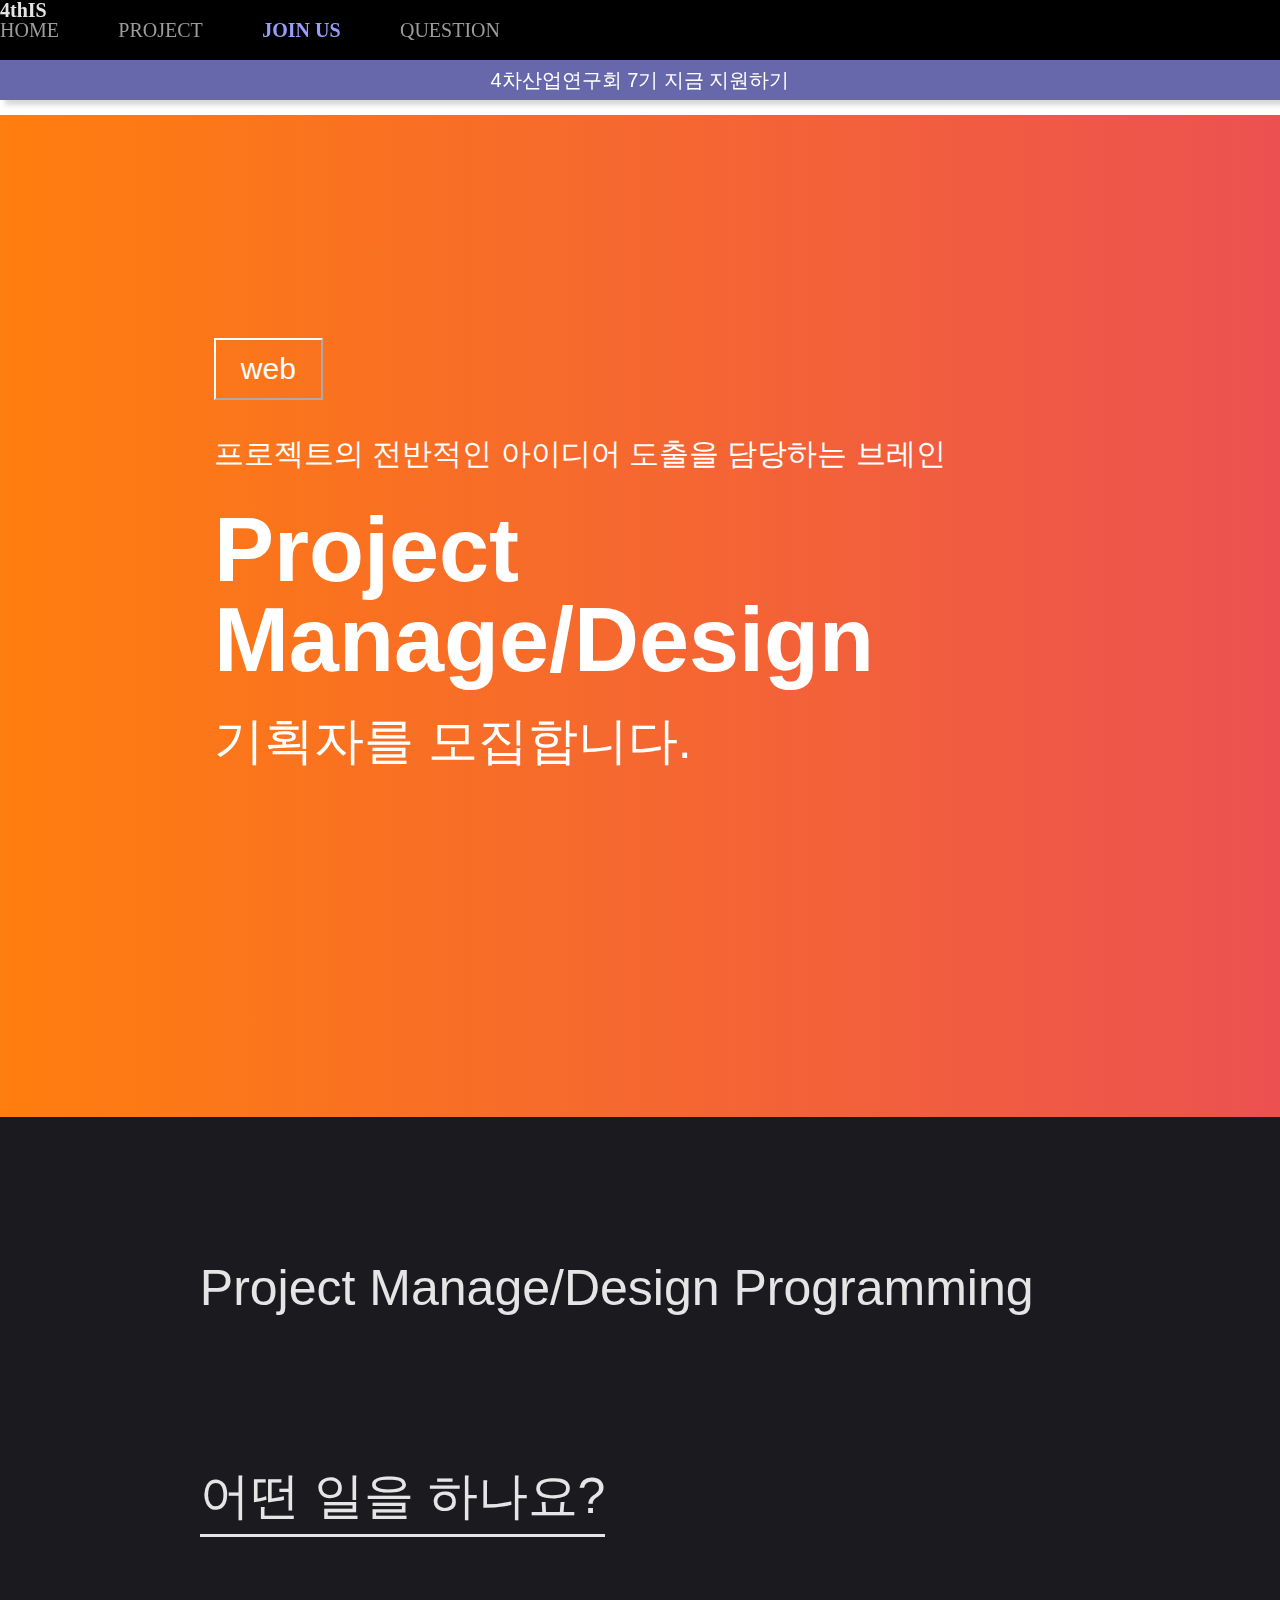
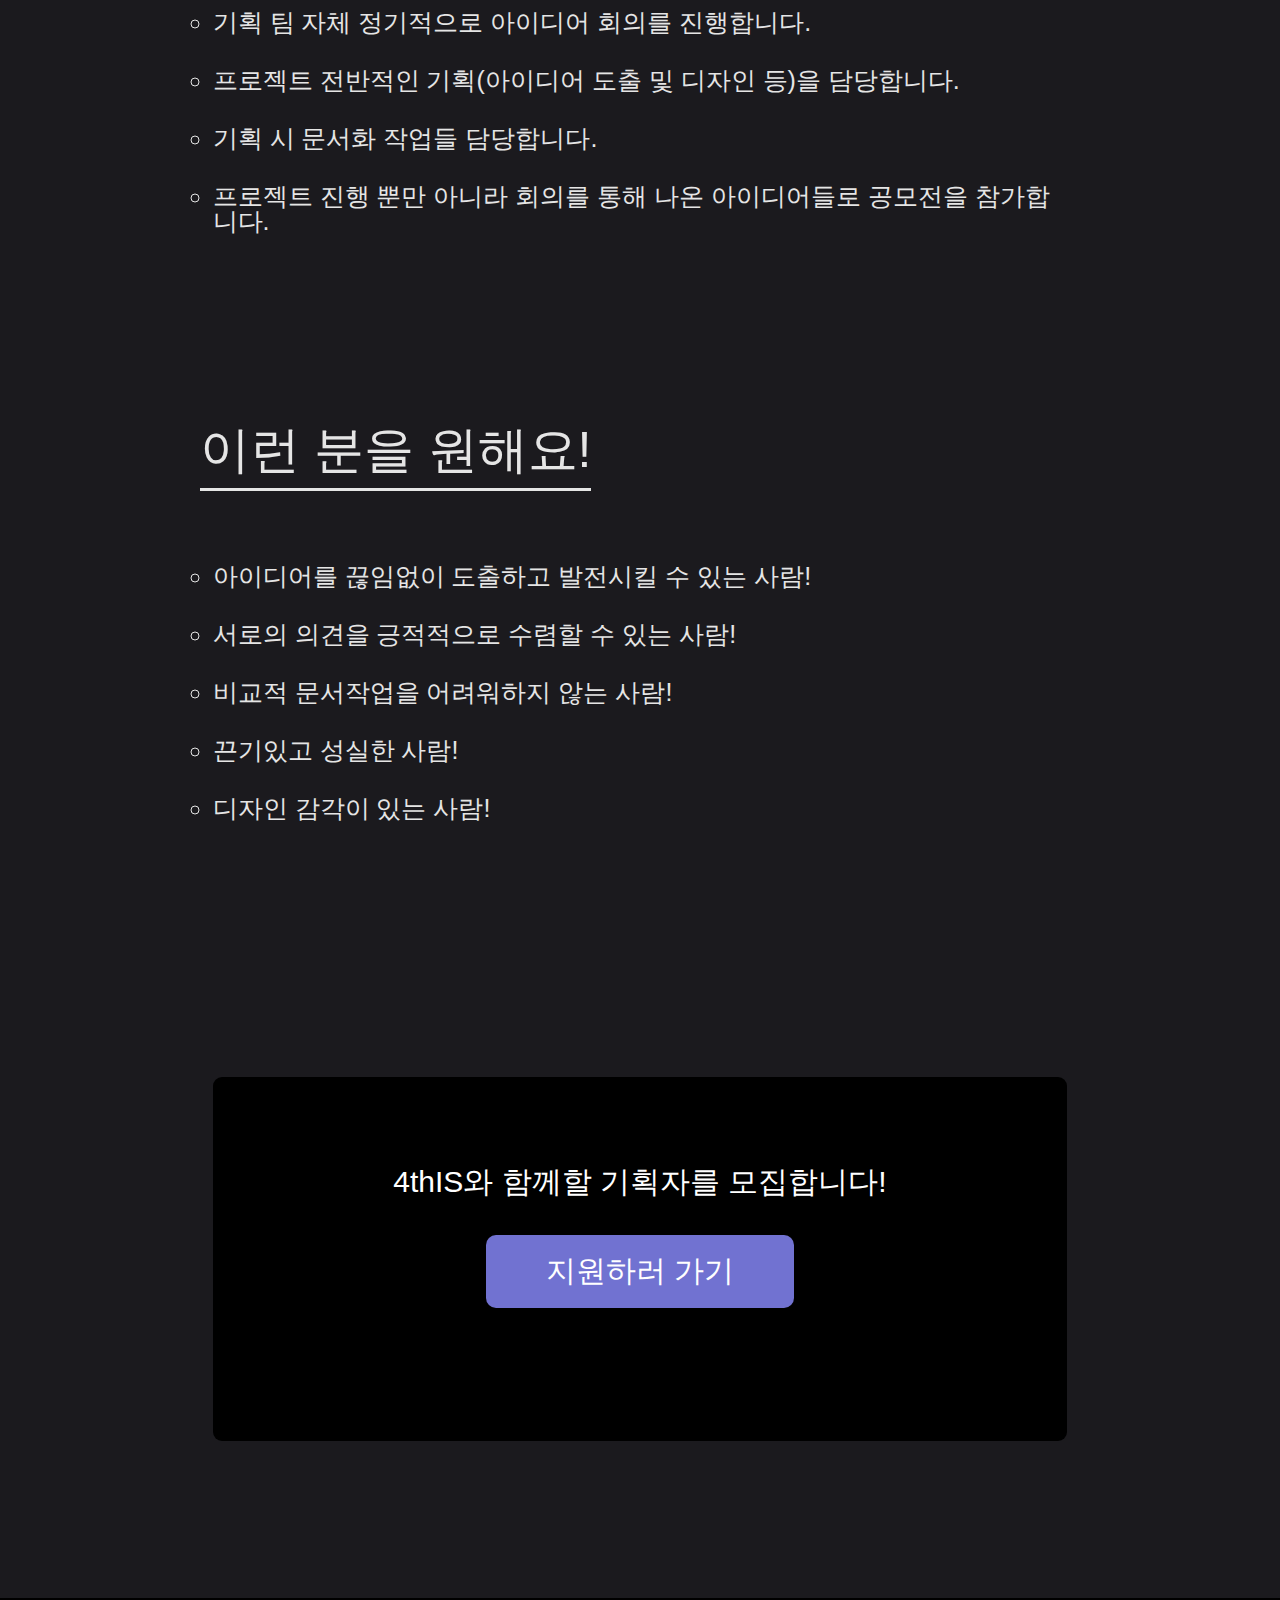
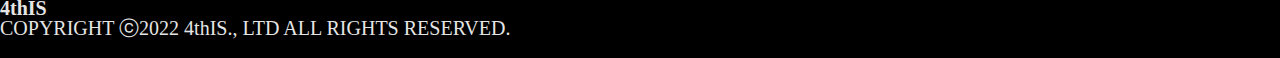
<file: src/join_us_project-manage.html>
<!DOCTYPE html>
<html lang="en">
  <head>
    <meta charset="UTF-8" />
    <meta http-equiv="X-UA-Compatible" content="IE=edge" />
    <meta name="viewport" content="width=device-width, initial-scale=1.0" />
    <link rel="stylesheet" href="./css/reset.css" />
    <link rel="stylesheet" href="./css/style.css" />
    <!-- 사이트 제목 -->
    <title>4htIS 7th Recruit</title>
    <!-- 사이트 설명 -->
    <meta
      name="description"
      content="4차산업연구회 7기 모집 안내 페이지입니다."
    />
    <!-- 사이트 아이콘, 파비콘 -->
    <link rel="shortcut icon" href="./assets/images/favi/favicon.ico" />
    <link
      rel="apple-사touch-icon"
      sizes="180x180"
      href="./assets/images/favi/apple-touch-icon.png"
    />
    <link
      rel="icon"
      type="image/png"
      sizes="32x32"
      href="./assets/images/favi/favicon-32x32.png"
    />
    <link
      rel="icon"
      type="image/png"
      sizes="16x16"
      href="./assets/images/favi/favicon-16x16.png"
    />
    <link rel="manifest" href="./assets/images/favi/site.webmanifest" />
  </head>
  <body>
    <!-- 헤더 -->
    <header>
      <div class="header">
        <!-- 로고 -->
        <div class="header__menu-list-logo">
          <a href="./index.html">
            <h1>4thIS</h1>
          </a>
        </div>
        <!-- 메뉴 -->
        <nav>
          <ul class="header__menu--list">
            <li><a href="./index.html">HOME</a></li>
            <li><a href="./project.html">PROJECT</a></li>
            <li><a href="./join-us.html" class="active">JOIN US</a></li>
            <li><a href="./question.html">QUESTION</a></li>
          </ul>
        </nav>
      </div>
      <div class="header__support--button">
        <button>4차산업연구회 7기 지금 지원하기</button>
      </div>
    </header>
    <!-- 메인 -->
    <main class="main">
      <!-- 상단 웹 배너-->
      <section class="web-banners">
        <div class="web-banners__box-manage">
          <div class="web-banners__button">
            <button onclick="location.href='https://www.youtube.com/';">
              web
            </button>
          </div>
          <div class="web-banners__content">
            <span class="white">프로젝트의 전반적인 </span><span class="orange">아이디어 도출</span><span class="white">을 담당하는 브레인</span>
            <p class="title">Project Manage/Design</p>
            <p class="sub-title">기획자를 모집합니다.</p>
          </div>
          <div class="web-banners__img"></div>
        </div>
      </section>
      <!-- 분야 이름-->
      <section class="field">
        <div class="field__title">
          <h1>Project Manage/Design Programming</h1>
        </div>
      </section>
      <!-- 분야 별 활동 -->
      <section class="activity">
        <div class="activity__title">
          <h1>어떤 일을 하나요?</h1>
        </div>
        <ul class="activity__list">
          <li>
            기획 팀 자체 정기적으로 아이디어 회의를 진행합니다.
          </li>
          <li>
            프로젝트 전반적인 기획(아이디어 도출 및 디자인 등)을 담당합니다.
          </li>
          <li>
            기획 시 문서화 작업들 담당합니다. 
          </li>
          <li>
            프로젝트 진행 뿐만 아니라 회의를  통해 나온 아이디어들로 공모전을 참가합니다.
          </li>
        </ul>
      </section>
      <!-- 분야 별 원하는 인재상 -->
      <section class="type-of-talent">
        <div class="type-of-talent__title">
          <h1>이런 분을 원해요!</h1>
        </div>
        <ul class="type-of-talent__list">
          <li>
            아이디어를 끊임없이 도출하고 발전시킬 수 있는 사람!
          </li>
          <li>
            서로의 의견을 긍적적으로 수렴할 수 있는 사람!
          </li>
          <li>
            비교적 문서작업을 어려워하지 않는 사람!
          </li>
          <li>
            끈기있고 성실한 사람!
          </li>
          <li>
            디자인 감각이 있는 사람!
          </li>
        </ul>
      </section>
      <!-- 지원 -->
      <section class="join">
        <div class="join__box">
          <div class="join__content">
            <p>4thIS와 함께할 기획자를 모집합니다!</p>
          </div>
          <div class="join__button">
            <button onclick="location.href='https://www.youtube.com/';">
              지원하러 가기
            </button>
          </div>
        </div>
      </section>
    </main>
    <!-- 푸터 -->
    <footer>
      <div class="footer">
        <!-- 로고 -->
        <div class="footer__copy-right--logo">
          <a href="#">
            <h1>4thIS</h1>
          </a>
        </div>
        <!-- copy-right -->
        <div class="footer__copy-right">
          <p>COPYRIGHT ⓒ2022 4thIS., LTD ALL RIGHTS RESERVED.</p>
        </div>
      </div>
    </footer>
    <script src="./js/mousemove.js"></script>
    <script src="./js/chatbot.js"></script>
  </body>
</html>
</file>
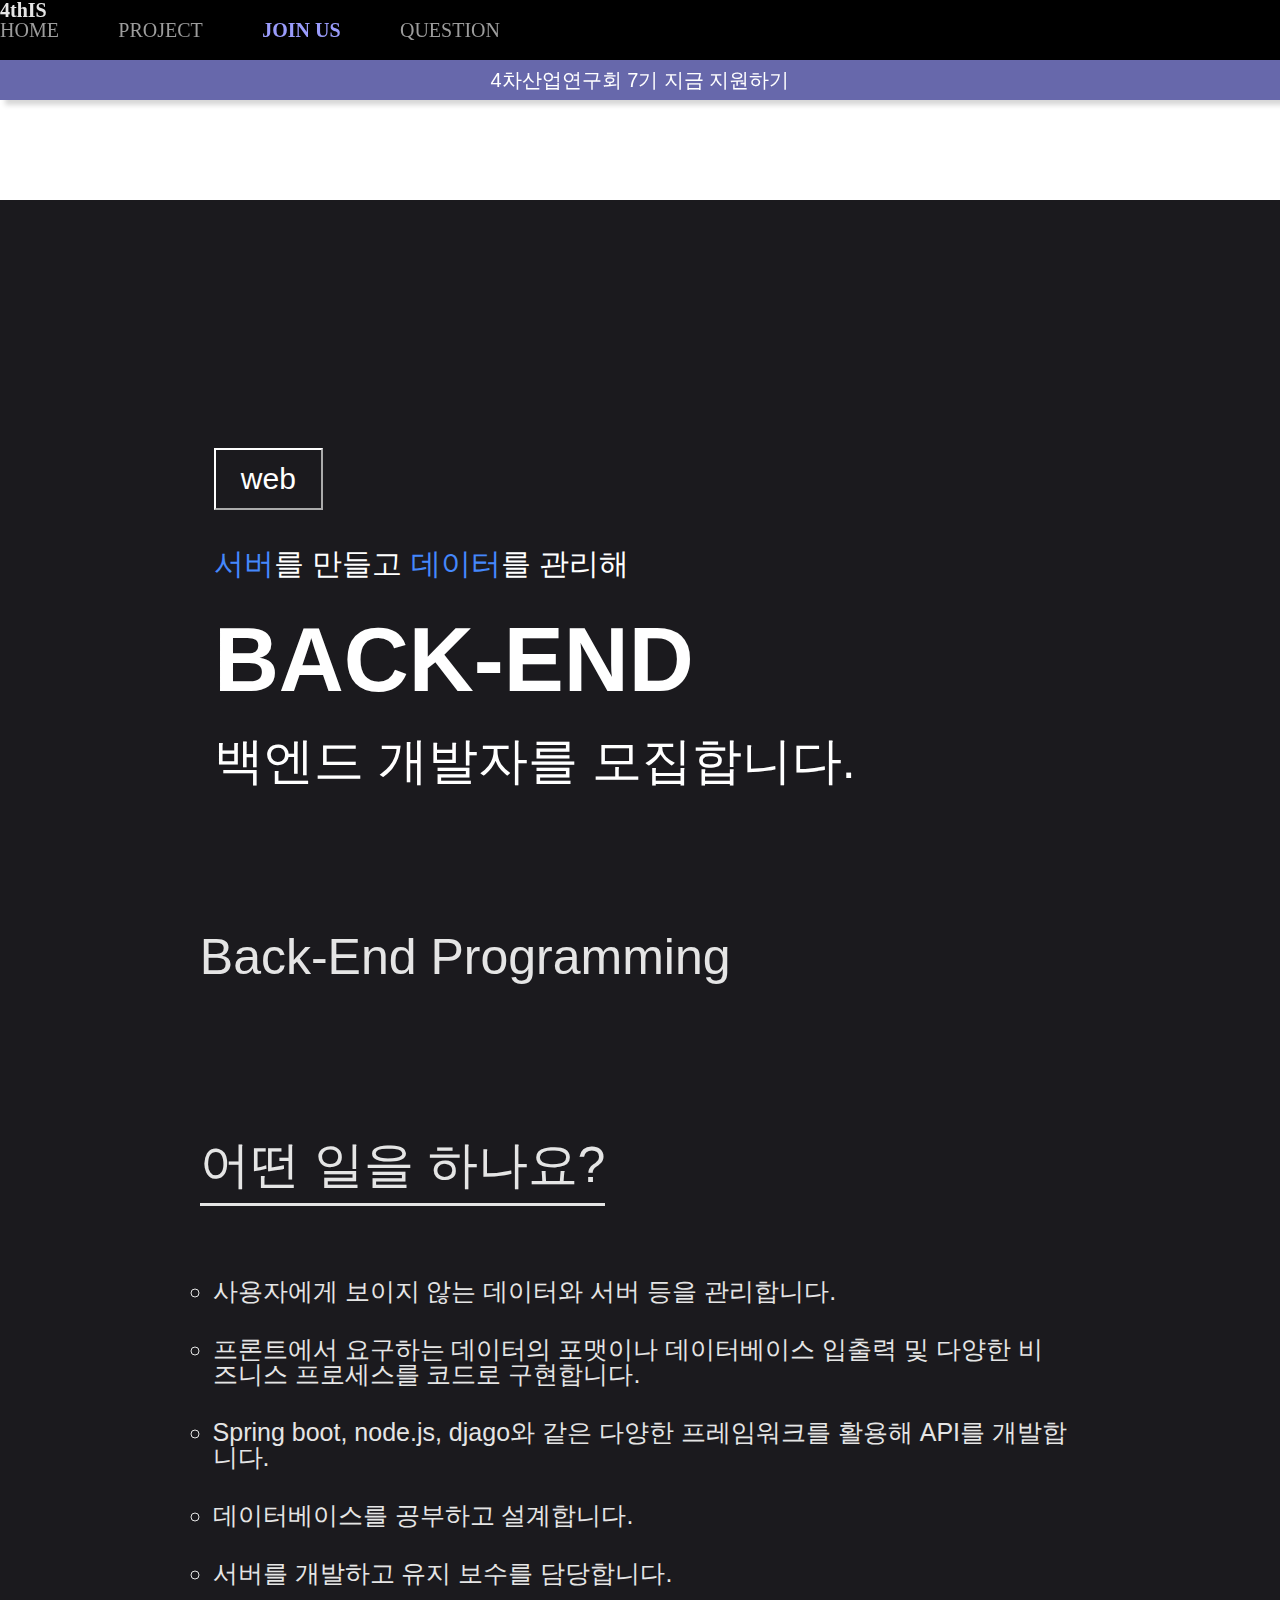
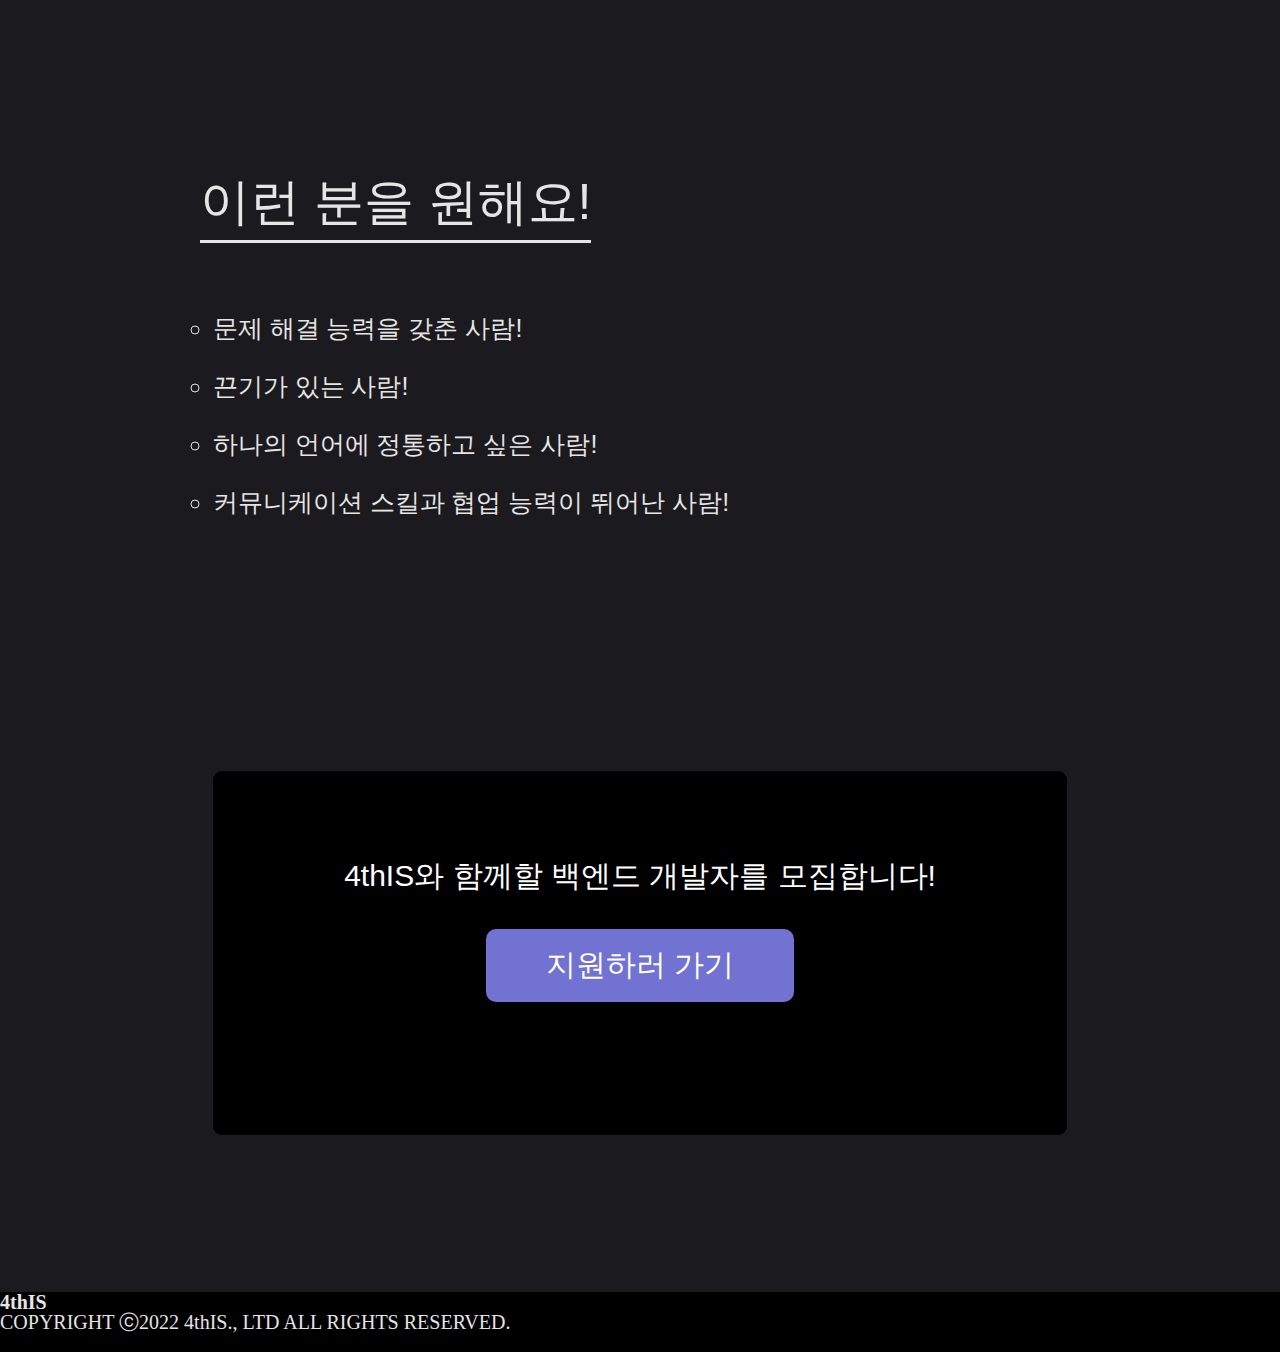
<file: src/joinUsBackEnd.html>
<!DOCTYPE html>
<html lang="en">
  <head>
    <meta charset="UTF-8" />
    <meta http-equiv="X-UA-Compatible" content="IE=edge" />
    <meta name="viewport" content="width=device-width, initial-scale=1.0" />
    <link rel="stylesheet" href="./css/reset.css" />
    <link rel="stylesheet" href="./css/style.css" />
    <!-- 사이트 제목 -->
    <title>4htIS 7th Recruit</title>
    <!-- 사이트 설명 -->
    <meta
      name="description"
      content="4차산업연구회 7기 모집 안내 페이지입니다."
    />
    <!-- 사이트 아이콘, 파비콘 -->
    <link rel="shortcut icon" href="./assets/images/favi/favicon.ico" />
    <link
      rel="apple-사touch-icon"
      sizes="180x180"
      href="./assets/images/favi/apple-touch-icon.png"
    />
    <link
      rel="icon"
      type="image/png"
      sizes="32x32"
      href="./assets/images/favi/favicon-32x32.png"
    />
    <link
      rel="icon"
      type="image/png"
      sizes="16x16"
      href="./assets/images/favi/favicon-16x16.png"
    />
    <link rel="manifest" href="./assets/images/favi/site.webmanifest" />
  </head>
  <body>
    <!-- 헤더 -->
    <header>
      <div class="header">
        <!-- 로고 -->
        <div class="header__menu-list-logo">
          <a href="./index.html">
            <h1>4thIS</h1>
          </a>
        </div>
        <!-- 메뉴 -->
        <nav>
          <ul class="header__menu--list">
            <li><a href="./index.html">HOME</a></li>
            <li><a href="./project.html">PROJECT</a></li>
            <li><a href="./join-us.html" class="active">JOIN US</a></li>
            <li><a href="./question.html">QUESTION</a></li>
          </ul>
        </nav>
      </div>
      <div class="header__support--button">
        <button>4차산업연구회 7기 지금 지원하기</button>
      </div>
    </header>
    <!-- 메인 -->
    <main class="main">
      <!-- 상단 웹 배너-->
      <section class="web-banners">
        <div class="web-banners__box">
          <div class="web-banners__button">
            <button onclick="location.href='https://www.youtube.com/';">
              web
            </button>
          </div>
          <div class="web-banners__content">
            <span class="blue">서버</span><span class="white">를 만들고 </span
            ><span class="blue">데이터</span
            ><span class="white">를 관리해</span>
            <p class="title">BACK-END</p>
            <p class="sub-title">백엔드 개발자를 모집합니다.</p>
          </div>
          <div class="web-banners__img"></div>
        </div>
      </section>
      <!-- 분야 이름-->
      <section class="field">
        <div class="field__title">
          <h1>Back-End Programming</h1>
        </div>
      </section>
      <!-- 분야 별 활동 -->
      <section class="activity">
        <div class="activity__title">
          <h1>어떤 일을 하나요?</h1>
        </div>
        <ul class="activity__list">
          <li>
            사용자에게 보이지 않는 데이터와 서버 등을 관리합니다.
          </li>
          <li>
            프론트에서 요구하는 데이터의 포맷이나 데이터베이스 입출력 및 다양한 비즈니스 프로세스를 코드로 구현합니다.
          </li>
          <li>
            Spring boot, node.js, djago와 같은 다양한 프레임워크를 활용해 API를 개발합니다.
          </li>
          <li>
            데이터베이스를 공부하고 설계합니다.
          </li>
          <li>
            서버를 개발하고 유지 보수를 담당합니다.
          </li>
        </ul>
      </section>
      <!-- 분야 별 원하는 인재상 -->
      <section class="type-of-talent">
        <div class="type-of-talent__title">
          <h1>이런 분을 원해요!</h1>
        </div>
        <ul class="type-of-talent__list">
          <li>
            문제 해결 능력을 갖춘 사람!
          </li>
          <li>
            끈기가 있는 사람!
          </li>
          <li>
            하나의 언어에 정통하고 싶은 사람!
          </li>
          <li>
            커뮤니케이션 스킬과 협업 능력이 뛰어난 사람!
          </li>
        </ul>
      </section>
      <!-- 지원 -->
      <section class="join">
        <div class="join__box">
          <div class="join__content">
            <p>4thIS와 함께할 백엔드 개발자를 모집합니다!</p>
          </div>
          <div class="join__button">
            <button onclick="location.href='https://www.youtube.com/';">
              지원하러 가기
            </button>
          </div>
        </div>
      </section>
    </main>
    <!-- 푸터 -->
    <footer>
      <div class="footer">
        <!-- 로고 -->
        <div class="footer__copy-right--logo">
          <a href="#">
            <h1>4thIS</h1>
          </a>
        </div>
        <!-- copy-right -->
        <div class="footer__copy-right">
          <p>COPYRIGHT ⓒ2022 4thIS., LTD ALL RIGHTS RESERVED.</p>
        </div>
      </div>
    </footer>
    <script src="./js/mousemove.js"></script>
    <script src="./js/chatbot.js"></script>
  </body>
</html>
</file>
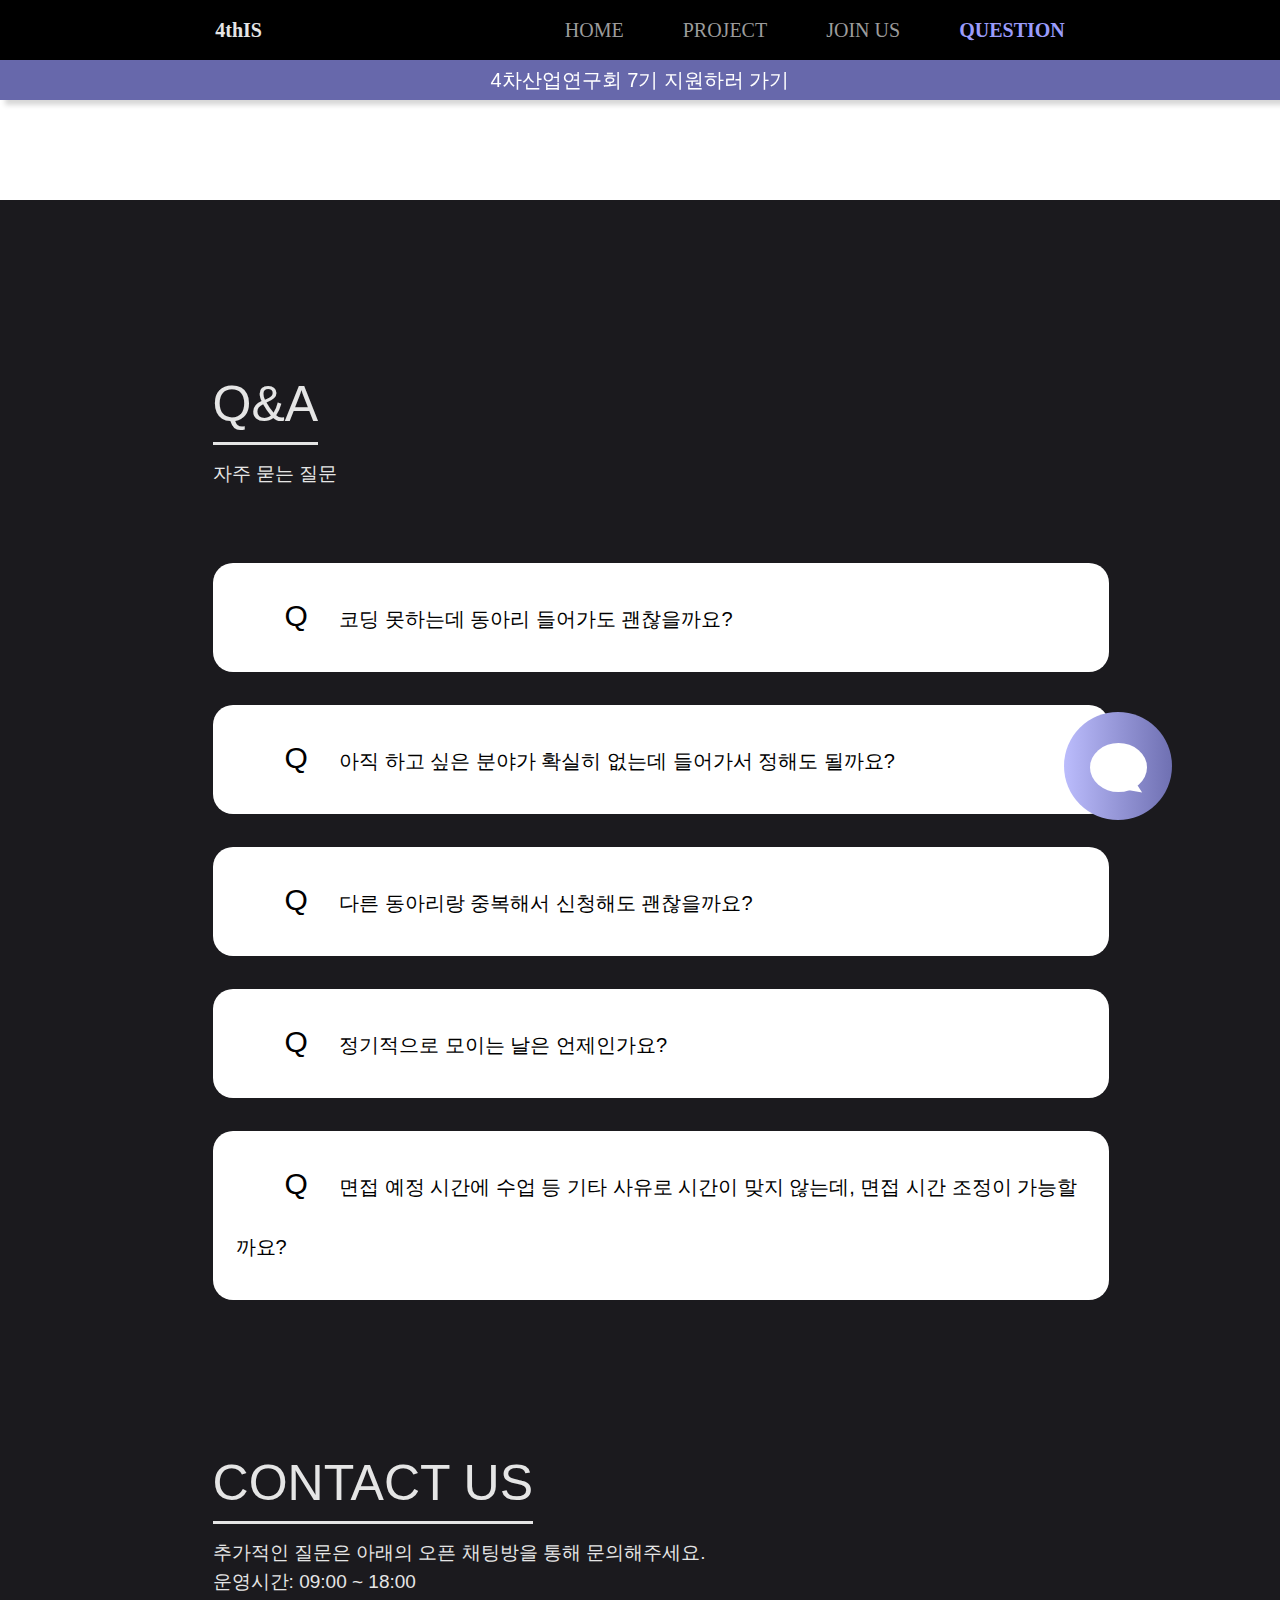
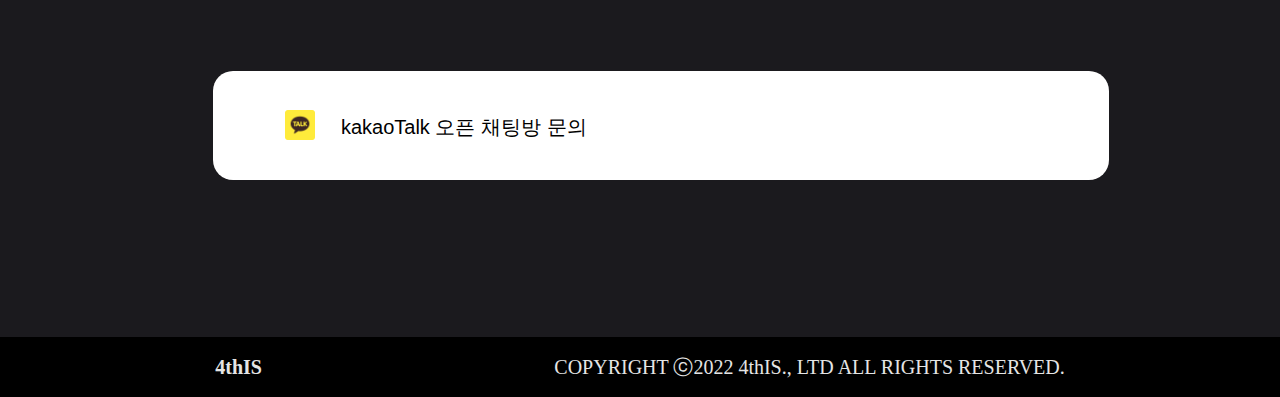
<file: src/question.html>
<!DOCTYPE html>
<html lang="en">
  <head>
    <meta charset="UTF-8" />
    <meta http-equiv="X-UA-Compatible" content="IE=edge" />
    <meta name="viewport" content="width=device-width, initial-scale=1.0" />
    <link rel="stylesheet" href="./css/reset.css" />
    <link rel="stylesheet" href="./css/style.css" />
    <script src="https://code.jquery.com/jquery-3.4.1.js"></script>
    <!-- 사이트 제목 -->
    <title>4htIS 7th Recruit</title>
    <!-- 사이트 설명 -->
    <meta
      name="description"
      content="4차산업연구회 7기 모집 안내 페이지입니다."
    />
    <!-- 사이트 아이콘, 파비콘 -->
    <link rel="shortcut icon" href="./assets/images/favi/favicon.ico" />
    <link
      rel="apple-사touch-icon"
      sizes="180x180"
      href="./assets/images/favi/apple-touch-icon.png"
    />
    <link
      rel="icon"
      type="image/png"
      sizes="32x32"
      href="./assets/images/favi/favicon-32x32.png"
    />
    <link
      rel="icon"
      type="image/png"
      sizes="16x16"
      href="./assets/images/favi/favicon-16x16.png"
    />
    <link rel="manifest" href="./assets/images/favi/site.webmanifest" />
  </head>
  <body>
    <!-- 챗봇 아이콘 -->
    <nav class="chatbot">
      <div class="chatbot--button">
        <div class="chatbot__click active" onclick="chatbotUp(1)">
          <button>
            <svg
              class="chatbot--image"
              xmlns="http://www.w3.org/2000/svg"
              width="57"
              height="55.761"
              viewBox="0 0 57 55.761"
            >
              <ellipse
                id="타원_77"
                data-name="타원 77"
                cx="28.5"
                cy="24.5"
                rx="28.5"
                ry="24.5"
                fill="#fff"
              />
              <path
                id="다각형_194"
                data-name="다각형 194"
                d="M7.589,0l7.589,17.347H0Z"
                transform="matrix(-0.545, 0.839, -0.839, -0.545, 56.27, 43.031)"
                fill="#fff"
              />
            </svg>
          </button>
        </div>
        <div class="chatbot__click" onclick="chatbotUp(0)">
          <div class="chatbot__click-list">
            <div class="chatbot__click-list--div">
              <h1>지원하러 가기 ></h1>
            </div>
            <button>
              <svg
                class="chatbot--image"
                xmlns="http://www.w3.org/2000/svg"
                width="57"
                height="55.761"
                viewBox="0 0 57 55.761"
              >
                <ellipse
                  id="타원_77"
                  data-name="타원 77"
                  cx="28.5"
                  cy="24.5"
                  rx="28.5"
                  ry="24.5"
                  fill="#fff"
                />
                <path
                  id="다각형_194"
                  data-name="다각형 194"
                  d="M7.589,0l7.589,17.347H0Z"
                  transform="matrix(-0.545, 0.839, -0.839, -0.545, 56.27, 43.031)"
                  fill="#fff"
                />
              </svg>
            </button>
          </div>
          <div class="chatbot__click-list">
            <div class="chatbot__click-list--div">
              <h1>문의 하기 ></h1>
            </div>
            <button>
              <svg
                class="chatbot--image"
                xmlns="http://www.w3.org/2000/svg"
                width="57"
                height="55.761"
                viewBox="0 0 57 55.761"
              >
                <ellipse
                  id="타원_77"
                  data-name="타원 77"
                  cx="28.5"
                  cy="24.5"
                  rx="28.5"
                  ry="24.5"
                  fill="#fff"
                />
                <path
                  id="다각형_194"
                  data-name="다각형 194"
                  d="M7.589,0l7.589,17.347H0Z"
                  transform="matrix(-0.545, 0.839, -0.839, -0.545, 56.27, 43.031)"
                  fill="#fff"
                />
              </svg>
            </button>
          </div>
          <div class="chatbot__click-list">
            <div class="chatbot__click-list--div">
              <h1>자주 묻는 질문 ></h1>
            </div>
            <button>
              <svg
                class="chatbot--image"
                xmlns="http://www.w3.org/2000/svg"
                width="57"
                height="55.761"
                viewBox="0 0 57 55.761"
              >
                <ellipse
                  id="타원_77"
                  data-name="타원 77"
                  cx="28.5"
                  cy="24.5"
                  rx="28.5"
                  ry="24.5"
                  fill="#fff"
                />
                <path
                  id="다각형_194"
                  data-name="다각형 194"
                  d="M7.589,0l7.589,17.347H0Z"
                  transform="matrix(-0.545, 0.839, -0.839, -0.545, 56.27, 43.031)"
                  fill="#fff"
                />
              </svg>
            </button>
          </div>
        </div>
      </div>
    </nav>
    <!-- 헤더 -->
    <header>
      <div class="header">
        <div class="header-container">
          <!-- 로고 -->
          <div class="header__menu-list-logo">
            <a href="./index.html">
              <h1>4thIS</h1>
            </a>
          </div>
          <!-- 메뉴 -->
          <nav>
            <div class="header__menu-hamburgur">
              <input type="checkbox" />

              <span></span>
              <span></span>
              <span></span>

              <ul class="header__menu--list">
                <li><a href="./index.html">HOME</a></li>
                <li><a href="./project.html">PROJECT</a></li>
                <li><a href="./join-us.html">JOIN US</a></li>
                <li><a href="./question.html" class="active">QUESTION</a></li>
              </ul>
            </div>
            <ul class="header__menu--list">
              <li><a href="./index.html">HOME</a></li>
              <li><a href="./project.html">PROJECT</a></li>
              <li><a href="./join-us.html">JOIN US</a></li>
              <li><a href="./question.html" class="active">QUESTION</a></li>
            </ul>
          </nav>
        </div>
      </div>
      <div class="header__support--button">
        <button>
          <a href="./join-us.html">4차산업연구회 7기 지원하러 가기</a>
        </button>
      </div>
    </header>
    <!-- 메인 -->
    <main class="main">
      <!-- Q&A 파트 -->
      <section class="QnA">
        <div class="qna__title">
          <h1>Q&A</h1>
        </div>
        <div class="qna__subTitle">
          <p>자주 묻는 질문</p>
        </div>

        <div class="accordion-box">
          <ul class="list">
            <li>
              <div class="question" id="question">
                <span class="question__qna-icon"> Q </span>
                <span class="question__text">
                  코딩 못하는데 동아리 들어가도 괜찮을까요?
                </span>
                <!-- <img class="question__hover-icon" src="/src/assets/images/question/toggle-down.png" alt="" id="down"/>
              <img class="question__hover-icon" src="/src/assets/images/question/toggle-up.png" id="up"/> -->
              </div>
              <div class="con">
                <p class="con__text">
                  A. 당연히 괜찮습니다! 동아리에 들어온 후 함께 공부하며 실력을
                  키워내 가면 되기 때문에, 전공에 관심이 있고 열정 있는 학생은
                  누구나 함께 할 수 있습니다 :)
                </p>
              </div>
            </li>
            <li>
              <div class="question">
                <span class="question__qna-icon"> Q </span>
                <span class="question__text">
                  아직 하고 싶은 분야가 확실히 없는데 들어가서 정해도 될까요?
                </span>
                <!-- <img class="question__hover-icon" src="/src/assets/images/question/toggle-down.png" alt="" id="down"/>
              <img class="question__hover-icon" src="/src/assets/images/question/toggle-up.png" id="up"/> -->
              </div>
              <div class="con">
                <p class="con__text">
                  A. 네! 가능합니다. 하고 싶은 분야를 정하지 못한 학생의 경우
                  'JOIN US 페이지의 모집 분야'를 다시 한번 확인하신 후 ‘기타’
                  분야로 지원해 주시면 됩니다! 신청 폼 내용 중 ‘분야 선택
                  이유’에 자세한 설명을 함께 적어주시기를 바랍니다.
                </p>
              </div>
            </li>
            <li>
              <div class="question">
                <span class="question__qna-icon"> Q </span>
                <span class="question__text">
                  다른 동아리랑 중복해서 신청해도 괜찮을까요?
                </span>
                <!-- <img class="question__hover-icon" src="/src/assets/images/question/toggle-down.png" alt="" id="down"/>
              <img class="question__hover-icon" src="/src/assets/images/question/toggle-up.png" id="up"/> -->
              </div>
              <div class="con">
                <p class="con__text">
                  A. 다른 동아리와 중복 신청이 가능합니다. 하지만 저희 4thIS의
                  경우 동아리에 많은 시간을 할애해야 할 수 있으므로, 모임이
                  잦거나 시간을 많이 쏟아야 하는 타동아리는 중복 활동이 어려울
                  수 있습니다.<br />
                  동아리뿐만 아니라 아르바이트 외 기타 개인 활동들을 고려하여
                  활발히 활동할 수 있을지 등을 충분히 대화해보기 위해 면접을
                  진행하니, 다른 동아리에 들고 있어도, 혹은 동아리 활동을 하진
                  않지만 다른 일정이 있어 고민이 되어도 면접을 보시는 것을 추천
                  드립니다.
                </p>
              </div>
            </li>
            <li>
              <div class="question">
                <span class="question__qna-icon"> Q </span>
                <span class="question__text">
                  정기적으로 모이는 날은 언제인가요?
                </span>
                <!-- <img class="question__hover-icon" src="/src/assets/images/question/toggle-down.png" alt="" id="down"/>
              <img class="question__hover-icon" src="/src/assets/images/question/toggle-up.png" id="up"/> -->
              </div>
              <div class="con">
                <p class="con__text">
                  A. 현재는 정기적으로 모이는 날이 없고, 동아리 부원들의
                  스케줄에 따라 유동적으로 활동하고 있습니다. 7기 모집 후,
                  모두의 스케줄을 고려해 팀별 및 동아리 모임 날짜를 정할
                  예정입니다.
                </p>
              </div>
            </li>
            <li>
              <div class="question">
                <span class="question__qna-icon"> Q </span>
                <span class="question__text">
                  면접 예정 시간에 수업 등 기타 사유로 시간이 맞지 않는데, 면접
                  시간 조정이 가능할까요?
                </span>
                <!-- <img class="question__hover-icon" src="/src/assets/images/question/toggle-down.png" alt="" id="down"/>
              <img class="question__hover-icon" src="/src/assets/images/question/toggle-up.png" id="up"/> -->
              </div>
              <div class="con">
                <p class="con__text">
                  A. 면접 날짜 공지 후, 학교 대면 강의로 인한 문제는 다시 연락을
                  주시면 조정이 가능합니다. 하지만, 학교 강의 외 개인의 사정으로
                  인한 시간 변경 요청 시 면접이 어려울 수 있으니 유의해 주시기
                  바랍니다.
                </p>
              </div>
            </li>
          </ul>
        </div>
      </section>

      <!-- CONTACT US 파트 -->
      <section class="contact">
        <div class="contact__title">
          <h1>CONTACT US</h1>
        </div>
        <div class="contact__subTitle">
          <p>
            추가적인 질문은 아래의 오픈 채팅방을 통해 문의해주세요. <br />
            운영시간: 09:00 ~ 18:00
          </p>
        </div>
        <div class="accordion-box">
          <ul class="list">
            <li>
              <div class="kakao">
                <span class="kakao__icon"> &nbsp;&nbsp;&nbsp; </span>
                <span class="kakao__text"> kakaoTalk 오픈 채팅방 문의 </span>
              </div>
            </li>
          </ul>
        </div>
      </section>
    </main>
    <!-- 푸터 -->
    <footer>
      <div class="footer">
        <div class="footer-container">
          <!-- 로고 -->
          <div class="footer__copy-right--logo">
            <a href="#">
              <h1>4thIS</h1>
            </a>
          </div>
          <!-- copy-right -->
          <div class="footer__copy-right">
            <p>COPYRIGHT ⓒ2022 4thIS., LTD ALL RIGHTS RESERVED.</p>
          </div>
        </div>
      </div>
    </footer>
    <script src="./js/question.js" type="module"></script>
    <script src="./js/mousemove.js"></script>
    <script src="./js/chatbot.js"></script>
  </body>
</html>
</file>
<file: src/css/style.css>
/* @import url("http://fonts.cdnfonts.com/css/segoe-ui-4"); */
@import "./reset.css";
@import "./variable.css";

/* Components */
@import "./Components/header.css";
@import "./Components/footer.css";
@import "./Components/mouseover.css";
@import "./Components/chatbot.css";
@import "./Components/join-us_detail.css";
@import "./Components/project_detail.css";
@import "./Components/join-us.css";
@import "./Components/project.css";

/* Screens */
@import "./Screens/home.css";
@import "./Screens/question.css";
</file>
